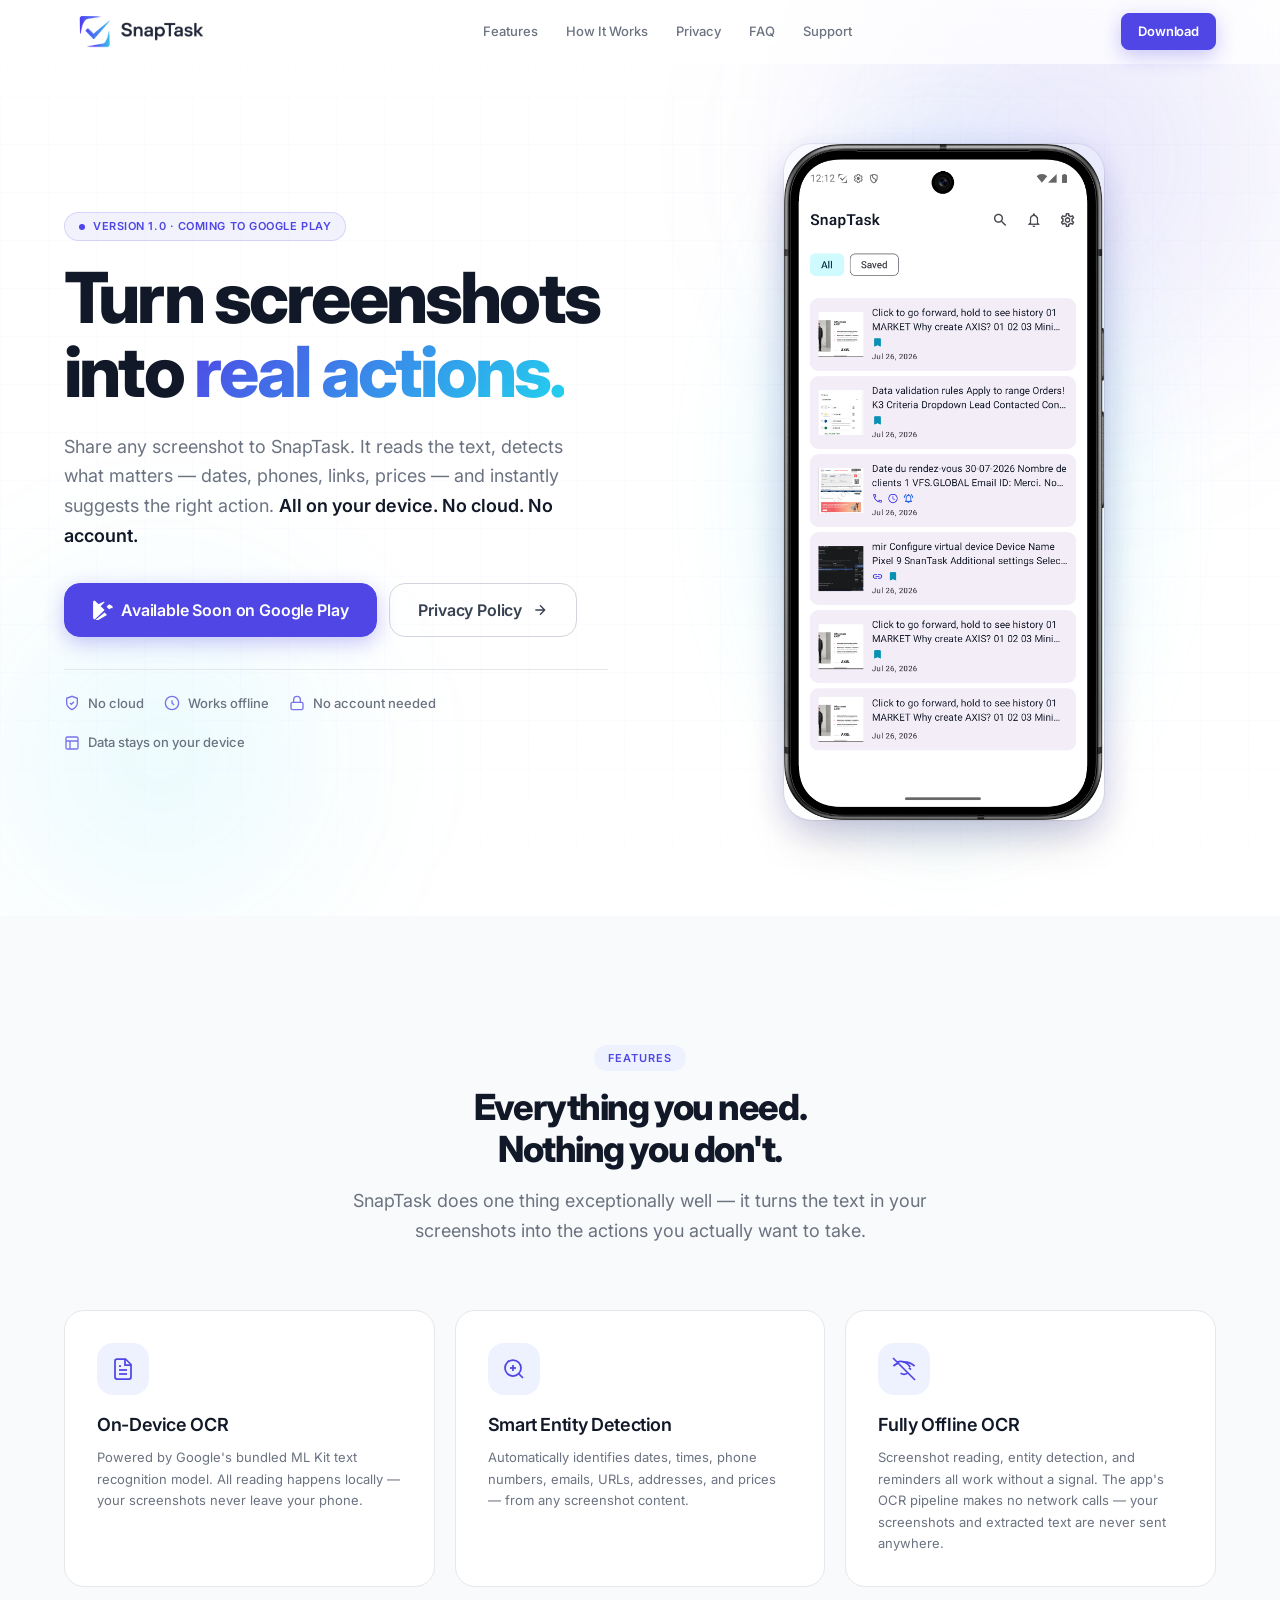
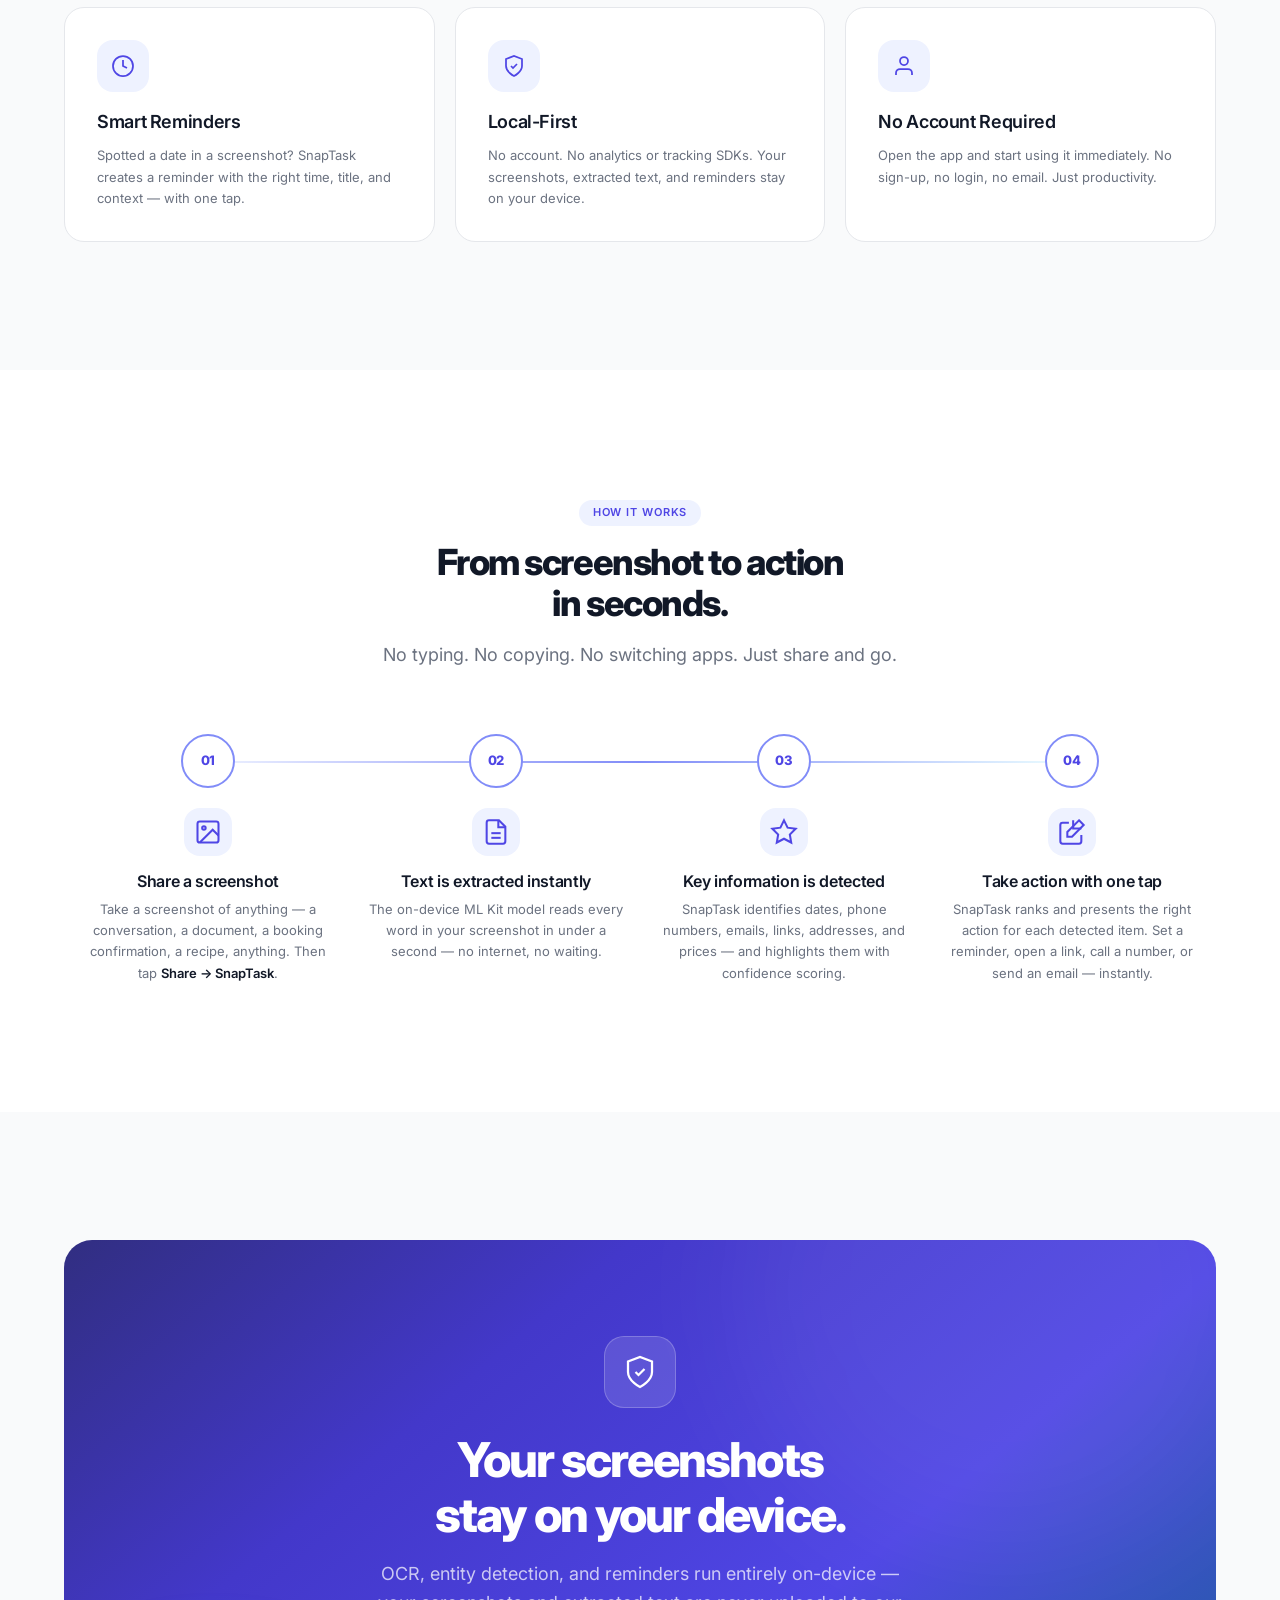
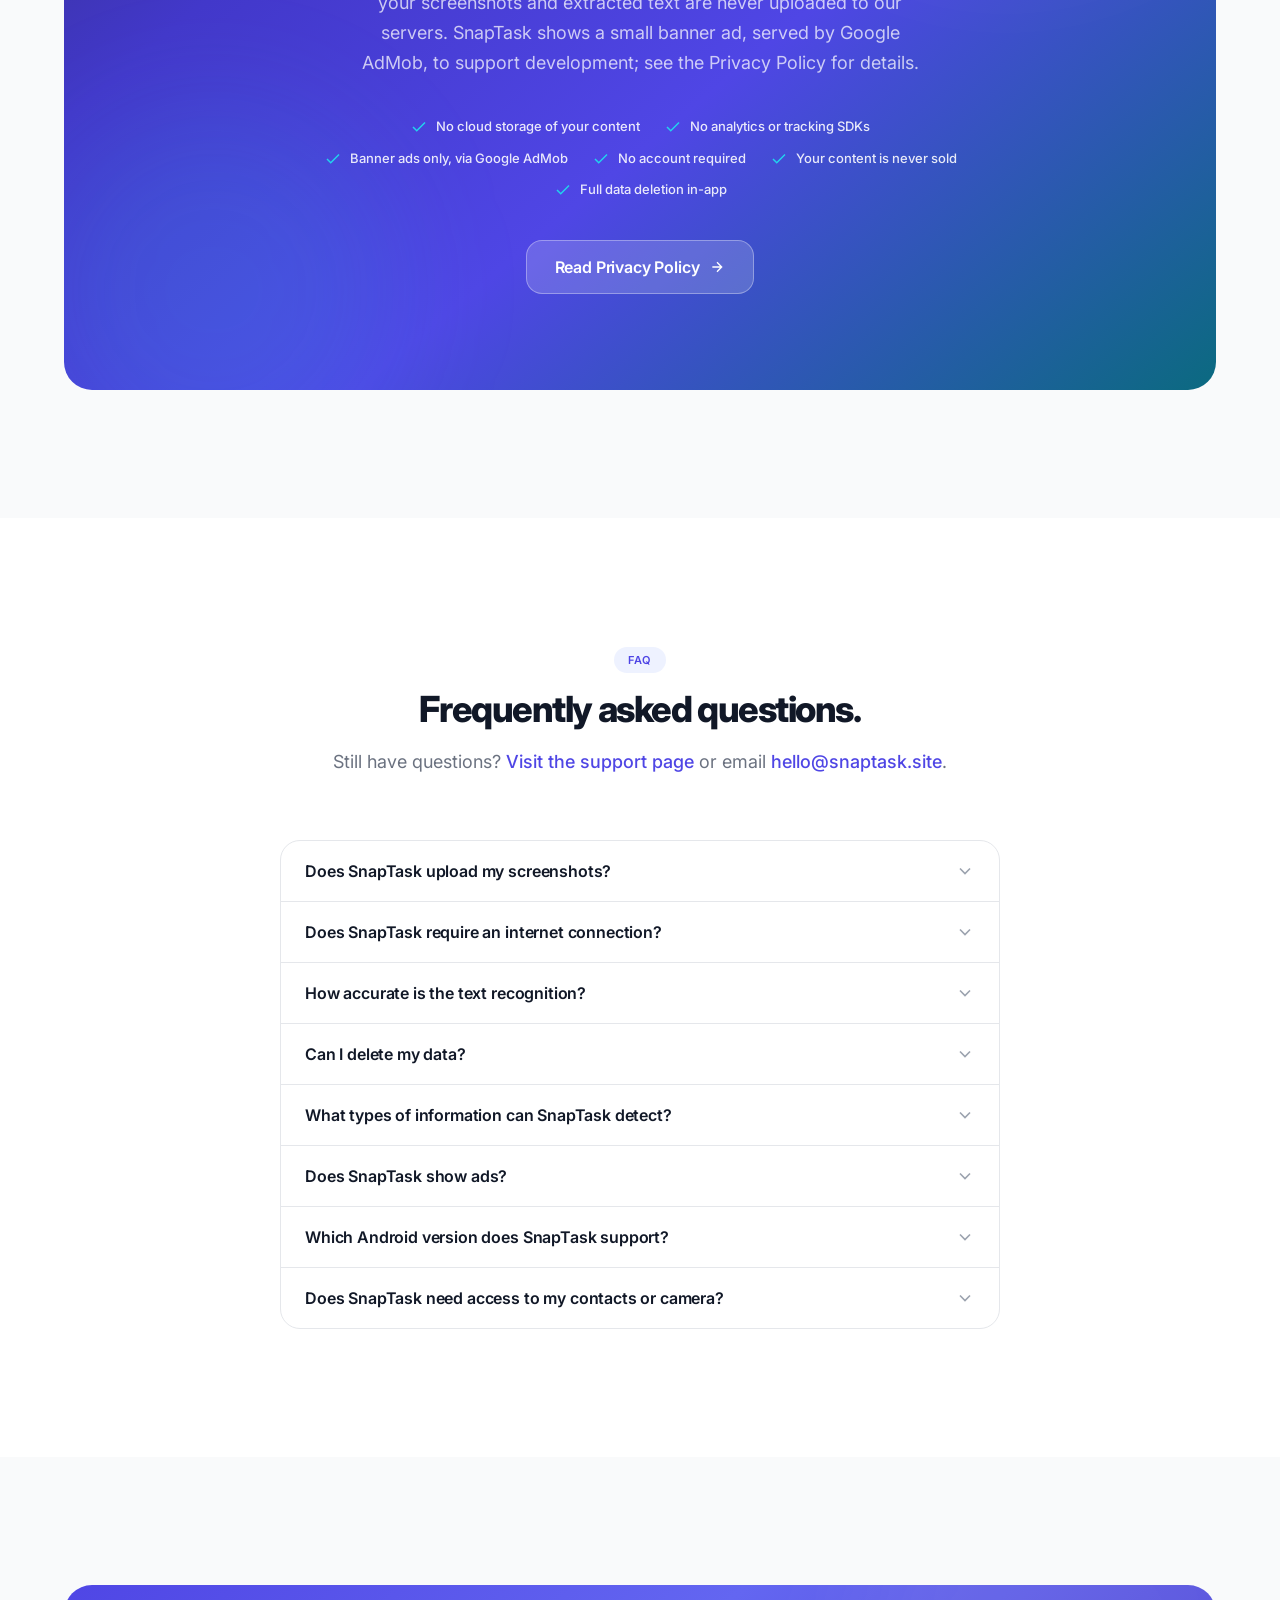
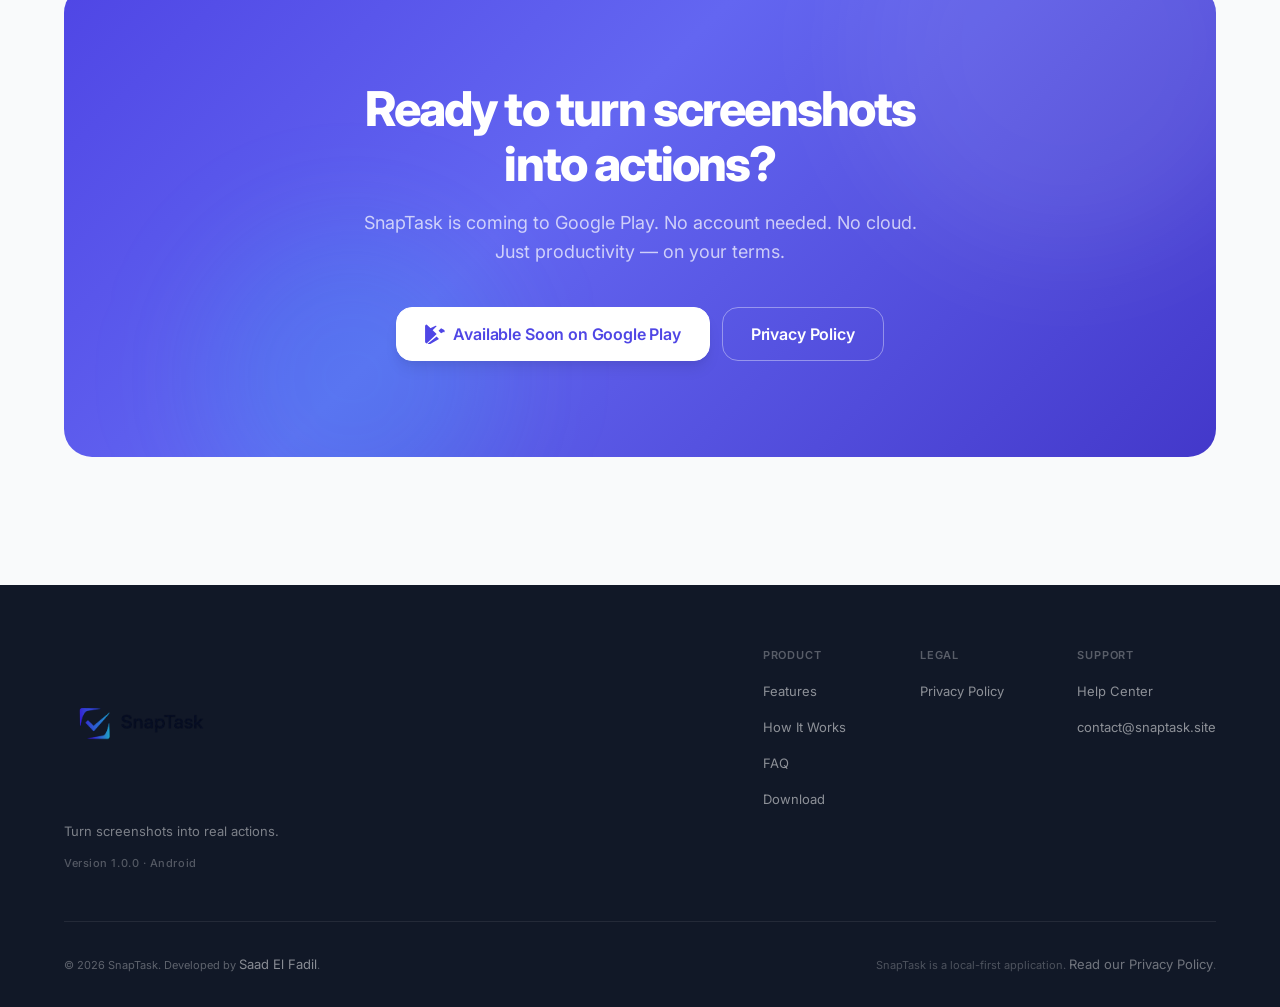
<file: index.html>
<!DOCTYPE html>
<html lang="en">
<head>

  <!-- ── Meta ──────────────────────────────────────────────────────────── -->
  <meta charset="UTF-8" />
  <meta name="viewport" content="width=device-width, initial-scale=1.0" />
  <meta name="theme-color" content="#4F46E5" />

  <!-- ── SEO ───────────────────────────────────────────────────────────── -->
  <title>SnapTask — Turn Screenshots into Real Actions</title>
  <meta name="description" content="SnapTask is an Android app that turns your screenshots into actions using on-device OCR. Local-first processing, no account required, smart reminders." />
  <meta name="keywords" content="SnapTask, screenshot to action, on-device OCR, Android productivity, local-first, offline OCR, reminder from screenshot, ML Kit" />
  <meta name="author" content="Saad El Fadil" />
  <link rel="canonical" href="https://snaptask.site/" />

  <!-- ── Open Graph ─────────────────────────────────────────────────────── -->
  <meta property="og:type"        content="website" />
  <meta property="og:url"         content="https://snaptask.site/" />
  <meta property="og:title"       content="SnapTask — Turn Screenshots into Real Actions" />
  <meta property="og:description" content="Share a screenshot. SnapTask reads it, detects what matters, and suggests the right action — with on-device OCR." />
  <meta property="og:image"       content="https://snaptask.site/assets/hero-image.png" />
  <meta property="og:site_name"   content="SnapTask" />
  <meta property="og:locale"      content="en_US" />

  <!-- ── Twitter Card ──────────────────────────────────────────────────── -->
  <meta name="twitter:card"        content="summary_large_image" />
  <meta name="twitter:title"       content="SnapTask — Turn Screenshots into Real Actions" />
  <meta name="twitter:description" content="Share a screenshot. SnapTask reads it, detects what matters, and suggests the right action — with on-device OCR." />
  <meta name="twitter:image"       content="https://snaptask.site/assets/hero-image.png" />

  <!-- ── Favicon ───────────────────────────────────────────────────────── -->
  <link rel="icon"             type="image/png" href="assets/favicon.png" />
  <link rel="apple-touch-icon"                  href="assets/favicon.png" />
  <link rel="manifest"                          href="manifest.webmanifest" />
  <meta name="apple-mobile-web-app-capable"     content="yes" />
  <meta name="apple-mobile-web-app-title"       content="SnapTask" />
  <meta name="apple-mobile-web-app-status-bar-style" content="default" />
  <meta name="author"                           content="Saad El Fadil" />

  <!-- ── Fonts ─────────────────────────────────────────────────────────── -->
  <link rel="preconnect" href="https://fonts.googleapis.com" />
  <link rel="preconnect" href="https://fonts.gstatic.com" crossorigin />
  <link href="https://fonts.googleapis.com/css2?family=Inter:wght@300;400;500;600;700;800&display=swap" rel="stylesheet" />

  <!-- ── Styles ────────────────────────────────────────────────────────── -->
  <link rel="stylesheet" href="styles.css" />

  <!-- ── Structured Data ───────────────────────────────────────────────── -->
  <script type="application/ld+json">
  {
    "@context": "https://schema.org",
    "@type": "SoftwareApplication",
    "name": "SnapTask",
    "operatingSystem": "Android",
    "applicationCategory": "ProductivityApplication",
    "description": "Turn screenshots into real actions using on-device OCR. Local-first, no account required.",
    "url": "https://snaptask.site/",
    "author": {
      "@type": "Person",
      "name": "Saad El Fadil",
      "email": "contact@snaptask.site"
    },
    "offers": {
      "@type": "Offer",
      "price": "0",
      "priceCurrency": "USD"
    }
  }
  </script>

</head>

<body>

  <!-- Skip navigation for keyboard / screen-reader users -->
  <a class="skip-link" href="#main-content">Skip to main content</a>


  <!-- ══════════════════════════════════════════════════════════════════════
       NAVIGATION
  ══════════════════════════════════════════════════════════════════════ -->
  <header class="site-header" id="site-header" role="banner">
    <nav class="nav container" aria-label="Main navigation">

      <!-- Logo -->
      <a href="index.html" class="nav__logo" aria-label="SnapTask home">
        <img src="assets/logo.png" alt="SnapTask" width="auto" height="150" />
      </a>

      <!-- Desktop links -->
      <ul class="nav__links" role="list">
        <li><a href="#features"   class="nav__link">Features</a></li>
        <li><a href="#how-it-works" class="nav__link">How It Works</a></li>
        <li><a href="#privacy"    class="nav__link">Privacy</a></li>
        <li><a href="#faq"        class="nav__link">FAQ</a></li>
        <li><a href="support.html" class="nav__link">Support</a></li>
      </ul>

      <!-- CTA -->
      <div class="nav__actions">
        <a href="#download" class="btn btn--primary btn--sm" aria-label="Download SnapTask">
          Download
        </a>
      </div>

      <!-- Mobile menu button -->
      <button
        class="nav__burger"
        id="nav-burger"
        aria-label="Open navigation menu"
        aria-expanded="false"
        aria-controls="mobile-menu"
      >
        <span class="nav__burger-bar"></span>
        <span class="nav__burger-bar"></span>
        <span class="nav__burger-bar"></span>
      </button>

    </nav>

    <!-- Mobile menu (hidden by default) -->
    <div class="mobile-menu" id="mobile-menu" role="dialog" aria-label="Mobile navigation" hidden>
      <ul class="mobile-menu__links" role="list">
        <li><a href="#features"     class="mobile-menu__link">Features</a></li>
        <li><a href="#how-it-works" class="mobile-menu__link">How It Works</a></li>
        <li><a href="#privacy"      class="mobile-menu__link">Privacy</a></li>
        <li><a href="#faq"          class="mobile-menu__link">FAQ</a></li>
        <li><a href="support.html"  class="mobile-menu__link">Support</a></li>
        <li><a href="#download"     class="mobile-menu__link mobile-menu__link--cta">Download</a></li>
      </ul>
    </div>
  </header>


  <main id="main-content">

    <!-- ════════════════════════════════════════════════════════════════════
         HERO
    ════════════════════════════════════════════════════════════════════ -->
    <section class="hero" id="hero" aria-labelledby="hero-heading">

      <!-- Background decorations -->
      <div class="hero__bg" aria-hidden="true">
        <div class="hero__blob hero__blob--1"></div>
        <div class="hero__blob hero__blob--2"></div>
        <div class="hero__grid"></div>
      </div>

      <div class="container">
        <div class="hero__layout">

          <!-- Left column: copy -->
          <div class="hero__copy">

            <!-- Badge -->
            <div class="badge" aria-label="Version 1.0 — Available soon">
              <span class="badge__dot" aria-hidden="true"></span>
              Version 1.0 · Coming to Google Play
            </div>

            <!-- Headline -->
            <h1 class="hero__headline" id="hero-heading">
              Turn screenshots<br>into
              <span class="hero__headline-gradient">real actions.</span>
            </h1>

            <!-- Description -->
            <p class="hero__description">
              Share any screenshot to SnapTask. It reads the text,
              detects what matters — dates, phones, links, prices —
              and instantly suggests the right action.
              <strong>All on your device. No cloud. No account.</strong>
            </p>

            <!-- Buttons -->
            <div class="hero__buttons">
              <a
                href="#download"
                class="btn btn--primary btn--lg"
                id="download"
                aria-label="Available soon on Google Play"
              >
                <svg class="btn__icon" width="20" height="20" viewBox="0 0 24 24" fill="currentColor" aria-hidden="true">
                  <path d="M3.18 23.82a2 2 0 002.78.4l10.82-6.25-2.83-2.83L3.18 23.82zM22.62 10.4a2 2 0 000-3.46L19.3 5.07l-3.06 3.07 3.06 3.07 3.32-1.81zM2 .72A2 2 0 00.09 2.9v18.2A2 2 0 002 23.28L13.95 12 2 .72zm11.95.9L4.52 5.87l3.06 3.06 6.37-6.37-.22-.22a2 2 0 00-1.78.28z"/>
                </svg>
                Available Soon on Google Play
              </a>

              <a href="privacy.html" class="btn btn--ghost btn--lg">
                Privacy Policy
                <svg class="btn__icon btn__icon--right" width="16" height="16" viewBox="0 0 24 24" fill="none" stroke="currentColor" stroke-width="2" aria-hidden="true">
                  <path d="M5 12h14M12 5l7 7-7 7"/>
                </svg>
              </a>
            </div>

            <!-- Trust strip -->
            <div class="hero__trust" role="list" aria-label="Privacy highlights">
              <div class="trust-item" role="listitem">
                <svg width="16" height="16" viewBox="0 0 24 24" fill="none" stroke="currentColor" stroke-width="2" aria-hidden="true">
                  <path d="M12 22s8-4 8-10V5l-8-3-8 3v7c0 6 8 10 8 10z"/>
                  <path d="M9 12l2 2 4-4"/>
                </svg>
                No cloud
              </div>
              <div class="trust-item" role="listitem">
                <svg width="16" height="16" viewBox="0 0 24 24" fill="none" stroke="currentColor" stroke-width="2" aria-hidden="true">
                  <circle cx="12" cy="12" r="10"/>
                  <path d="M12 8v4l3 3"/>
                </svg>
                Works offline
              </div>
              <div class="trust-item" role="listitem">
                <svg width="16" height="16" viewBox="0 0 24 24" fill="none" stroke="currentColor" stroke-width="2" aria-hidden="true">
                  <rect x="3" y="11" width="18" height="11" rx="2"/>
                  <path d="M7 11V7a5 5 0 0110 0v4"/>
                </svg>
                No account needed
              </div>
              <div class="trust-item" role="listitem">
                <svg width="16" height="16" viewBox="0 0 24 24" fill="none" stroke="currentColor" stroke-width="2" aria-hidden="true">
                  <rect x="3" y="3" width="18" height="18" rx="2"/>
                  <path d="M3 9h18M9 21V9"/>
                </svg>
                Data stays on your device
              </div>
            </div>

          </div><!-- /hero__copy -->

          <!-- Right column: product image -->
          <div class="hero__visual" aria-hidden="true">
            <div class="hero__phone-wrap">
              <div class="hero__phone-glow"></div>
              <img
                src="assets/hero-image.png"
                alt="SnapTask app showing detected entities and action suggestions on a screenshot"
                class="hero__phone-img"
                width="320"
                height="640"
                loading="eager"
              />
            </div>
          </div>

        </div><!-- /hero__layout -->
      </div>

    </section><!-- /hero -->


    <!-- ════════════════════════════════════════════════════════════════════
         FEATURES
    ════════════════════════════════════════════════════════════════════ -->
    <section class="features section" id="features" aria-labelledby="features-heading">
      <div class="container">

        <!-- Section label + heading -->
        <div class="section-header">
          <span class="section-label">Features</span>
          <h2 class="section-title" id="features-heading">
            Everything you need.<br>Nothing you don't.
          </h2>
          <p class="section-description">
            SnapTask does one thing exceptionally well — it turns the text in
            your screenshots into the actions you actually want to take.
          </p>
        </div>

        <!-- Feature grid -->
        <div class="features__grid" role="list">

          <!-- 1 -->
          <article class="feature-card" role="listitem">
            <div class="feature-card__icon" aria-hidden="true">
              <svg width="24" height="24" viewBox="0 0 24 24" fill="none" stroke="currentColor" stroke-width="1.75">
                <path d="M14.5 2H6a2 2 0 00-2 2v16a2 2 0 002 2h12a2 2 0 002-2V7.5L14.5 2z"/>
                <polyline points="14 2 14 8 20 8"/>
                <line x1="16" y1="13" x2="8" y2="13"/>
                <line x1="16" y1="17" x2="8" y2="17"/>
                <line x1="10" y1="9" x2="8" y2="9"/>
              </svg>
            </div>
            <h3 class="feature-card__title">On-Device OCR</h3>
            <p class="feature-card__description">
              Powered by Google's bundled ML Kit text recognition model.
              All reading happens locally — your screenshots never leave your phone.
            </p>
          </article>

          <!-- 2 -->
          <article class="feature-card" role="listitem">
            <div class="feature-card__icon" aria-hidden="true">
              <svg width="24" height="24" viewBox="0 0 24 24" fill="none" stroke="currentColor" stroke-width="1.75">
                <circle cx="11" cy="11" r="8"/>
                <line x1="21" y1="21" x2="16.65" y2="16.65"/>
                <line x1="11" y1="8" x2="11" y2="14"/>
                <line x1="8" y1="11" x2="14" y2="11"/>
              </svg>
            </div>
            <h3 class="feature-card__title">Smart Entity Detection</h3>
            <p class="feature-card__description">
              Automatically identifies dates, times, phone numbers, emails,
              URLs, addresses, and prices — from any screenshot content.
            </p>
          </article>

          <!-- 3 -->
          <article class="feature-card" role="listitem">
            <div class="feature-card__icon" aria-hidden="true">
              <svg width="24" height="24" viewBox="0 0 24 24" fill="none" stroke="currentColor" stroke-width="1.75">
                <line x1="1" y1="1" x2="23" y2="23"/>
                <path d="M16.72 11.06A10.94 10.94 0 0119 12.55M5 5a10.94 10.94 0 0113.22 5M10.71 5.05A16 16 0 0122.56 9M1.42 9a15.91 15.91 0 014.7-2.88M8.53 16.11a6 6 0 006.95 0M12 20h.01"/>
              </svg>
            </div>
            <h3 class="feature-card__title">Fully Offline OCR</h3>
            <p class="feature-card__description">
              Screenshot reading, entity detection, and reminders all work
              without a signal. The app's OCR pipeline makes no network calls —
              your screenshots and extracted text are never sent anywhere.
            </p>
          </article>

          <!-- 4 -->
          <article class="feature-card" role="listitem">
            <div class="feature-card__icon" aria-hidden="true">
              <svg width="24" height="24" viewBox="0 0 24 24" fill="none" stroke="currentColor" stroke-width="1.75">
                <circle cx="12" cy="12" r="10"/>
                <polyline points="12 6 12 12 16 14"/>
              </svg>
            </div>
            <h3 class="feature-card__title">Smart Reminders</h3>
            <p class="feature-card__description">
              Spotted a date in a screenshot? SnapTask creates a reminder
              with the right time, title, and context — with one tap.
            </p>
          </article>

          <!-- 5 -->
          <article class="feature-card" role="listitem">
            <div class="feature-card__icon" aria-hidden="true">
              <svg width="24" height="24" viewBox="0 0 24 24" fill="none" stroke="currentColor" stroke-width="1.75">
                <path d="M12 22s8-4 8-10V5l-8-3-8 3v7c0 6 8 10 8 10z"/>
                <path d="M9 12l2 2 4-4"/>
              </svg>
            </div>
            <h3 class="feature-card__title">Local-First</h3>
            <p class="feature-card__description">
              No account. No analytics or tracking SDKs. Your screenshots,
              extracted text, and reminders stay on your device.
            </p>
          </article>

          <!-- 6 -->
          <article class="feature-card" role="listitem">
            <div class="feature-card__icon" aria-hidden="true">
              <svg width="24" height="24" viewBox="0 0 24 24" fill="none" stroke="currentColor" stroke-width="1.75">
                <path d="M20 21v-2a4 4 0 00-4-4H8a4 4 0 00-4 4v2"/>
                <circle cx="12" cy="7" r="4"/>
                <line x1="12" y1="12" x2="12" y2="12"/>
              </svg>
            </div>
            <h3 class="feature-card__title">No Account Required</h3>
            <p class="feature-card__description">
              Open the app and start using it immediately. No sign-up, no
              login, no email. Just productivity.
            </p>
          </article>

        </div><!-- /features__grid -->

      </div>
    </section><!-- /features -->


    <!-- ════════════════════════════════════════════════════════════════════
         HOW IT WORKS
    ════════════════════════════════════════════════════════════════════ -->
    <section class="how-it-works section" id="how-it-works" aria-labelledby="how-heading">
      <div class="container">

        <div class="section-header">
          <span class="section-label">How It Works</span>
          <h2 class="section-title" id="how-heading">
            From screenshot to action<br>in seconds.
          </h2>
          <p class="section-description">
            No typing. No copying. No switching apps.
            Just share and go.
          </p>
        </div>

        <!-- Steps -->
        <ol class="steps" aria-label="How SnapTask works">

          <li class="step">
            <div class="step__number" aria-hidden="true">01</div>
            <div class="step__content">
              <div class="step__icon" aria-hidden="true">
                <svg width="28" height="28" viewBox="0 0 24 24" fill="none" stroke="currentColor" stroke-width="1.75">
                  <rect x="3" y="3" width="18" height="18" rx="2"/>
                  <circle cx="8.5" cy="8.5" r="1.5"/>
                  <polyline points="21 15 16 10 5 21"/>
                </svg>
              </div>
              <h3 class="step__title">Share a screenshot</h3>
              <p class="step__description">
                Take a screenshot of anything — a conversation, a document,
                a booking confirmation, a recipe, anything. Then tap
                <strong>Share → SnapTask</strong>.
              </p>
            </div>
            <div class="step__connector" aria-hidden="true"></div>
          </li>

          <li class="step">
            <div class="step__number" aria-hidden="true">02</div>
            <div class="step__content">
              <div class="step__icon" aria-hidden="true">
                <svg width="28" height="28" viewBox="0 0 24 24" fill="none" stroke="currentColor" stroke-width="1.75">
                  <path d="M14.5 2H6a2 2 0 00-2 2v16a2 2 0 002 2h12a2 2 0 002-2V7.5L14.5 2z"/>
                  <polyline points="14 2 14 8 20 8"/>
                  <line x1="16" y1="13" x2="8" y2="13"/>
                  <line x1="16" y1="17" x2="8" y2="17"/>
                </svg>
              </div>
              <h3 class="step__title">Text is extracted instantly</h3>
              <p class="step__description">
                The on-device ML Kit model reads every word in your screenshot
                in under a second — no internet, no waiting.
              </p>
            </div>
            <div class="step__connector" aria-hidden="true"></div>
          </li>

          <li class="step">
            <div class="step__number" aria-hidden="true">03</div>
            <div class="step__content">
              <div class="step__icon" aria-hidden="true">
                <svg width="28" height="28" viewBox="0 0 24 24" fill="none" stroke="currentColor" stroke-width="1.75">
                  <polygon points="12 2 15.09 8.26 22 9.27 17 14.14 18.18 21.02 12 17.77 5.82 21.02 7 14.14 2 9.27 8.91 8.26 12 2"/>
                </svg>
              </div>
              <h3 class="step__title">Key information is detected</h3>
              <p class="step__description">
                SnapTask identifies dates, phone numbers, emails, links,
                addresses, and prices — and highlights them with confidence
                scoring.
              </p>
            </div>
            <div class="step__connector" aria-hidden="true"></div>
          </li>

          <li class="step">
            <div class="step__number" aria-hidden="true">04</div>
            <div class="step__content">
              <div class="step__icon" aria-hidden="true">
                <svg width="28" height="28" viewBox="0 0 24 24" fill="none" stroke="currentColor" stroke-width="1.75">
                  <polyline points="13 2 13 9 20 9"/>
                  <path d="M20 14.66V20a2 2 0 01-2 2H4a2 2 0 01-2-2V6a2 2 0 012-2h5.34"/>
                  <polygon points="18 2 22 6 12 16 8 16 8 12 18 2"/>
                </svg>
              </div>
              <h3 class="step__title">Take action with one tap</h3>
              <p class="step__description">
                SnapTask ranks and presents the right action for each
                detected item. Set a reminder, open a link, call a number,
                or send an email — instantly.
              </p>
            </div>
          </li>

        </ol>

      </div>
    </section><!-- /how-it-works -->


    <!-- ════════════════════════════════════════════════════════════════════
         PRIVACY HIGHLIGHT
    ════════════════════════════════════════════════════════════════════ -->
    <section class="privacy-section section" id="privacy" aria-labelledby="privacy-heading">
      <div class="container">

        <div class="privacy-card">

          <!-- Decorative background -->
          <div class="privacy-card__bg" aria-hidden="true">
            <div class="privacy-card__shape privacy-card__shape--1"></div>
            <div class="privacy-card__shape privacy-card__shape--2"></div>
          </div>

          <!-- Content -->
          <div class="privacy-card__content">

            <div class="privacy-card__icon" aria-hidden="true">
              <svg width="36" height="36" viewBox="0 0 24 24" fill="none" stroke="currentColor" stroke-width="1.5">
                <path d="M12 22s8-4 8-10V5l-8-3-8 3v7c0 6 8 10 8 10z"/>
                <path d="M9 12l2 2 4-4"/>
              </svg>
            </div>

            <h2 class="privacy-card__title" id="privacy-heading">
              Your screenshots<br>stay on your device.
            </h2>

            <p class="privacy-card__description">
              OCR, entity detection, and reminders run entirely on-device — your
              screenshots and extracted text are never uploaded to our servers.
              SnapTask shows a small banner ad, served by Google AdMob, to
              support development; see the Privacy Policy for details.
            </p>

            <!-- Privacy stats -->
            <ul class="privacy-stats" role="list" aria-label="Privacy highlights">
              <li class="privacy-stat">
                <span class="privacy-stat__icon" aria-hidden="true">
                  <svg width="18" height="18" viewBox="0 0 24 24" fill="none" stroke="currentColor" stroke-width="2">
                    <polyline points="20 6 9 17 4 12"/>
                  </svg>
                </span>
                No cloud storage of your content
              </li>
              <li class="privacy-stat">
                <span class="privacy-stat__icon" aria-hidden="true">
                  <svg width="18" height="18" viewBox="0 0 24 24" fill="none" stroke="currentColor" stroke-width="2">
                    <polyline points="20 6 9 17 4 12"/>
                  </svg>
                </span>
                No analytics or tracking SDKs
              </li>
              <li class="privacy-stat">
                <span class="privacy-stat__icon" aria-hidden="true">
                  <svg width="18" height="18" viewBox="0 0 24 24" fill="none" stroke="currentColor" stroke-width="2">
                    <polyline points="20 6 9 17 4 12"/>
                  </svg>
                </span>
                Banner ads only, via Google AdMob
              </li>
              <li class="privacy-stat">
                <span class="privacy-stat__icon" aria-hidden="true">
                  <svg width="18" height="18" viewBox="0 0 24 24" fill="none" stroke="currentColor" stroke-width="2">
                    <polyline points="20 6 9 17 4 12"/>
                  </svg>
                </span>
                No account required
              </li>
              <li class="privacy-stat">
                <span class="privacy-stat__icon" aria-hidden="true">
                  <svg width="18" height="18" viewBox="0 0 24 24" fill="none" stroke="currentColor" stroke-width="2">
                    <polyline points="20 6 9 17 4 12"/>
                  </svg>
                </span>
                Your content is never sold
              </li>
              <li class="privacy-stat">
                <span class="privacy-stat__icon" aria-hidden="true">
                  <svg width="18" height="18" viewBox="0 0 24 24" fill="none" stroke="currentColor" stroke-width="2">
                    <polyline points="20 6 9 17 4 12"/>
                  </svg>
                </span>
                Full data deletion in-app
              </li>
            </ul>

            <a href="privacy.html" class="btn btn--primary btn--lg privacy-card__cta">
              Read Privacy Policy
              <svg class="btn__icon btn__icon--right" width="16" height="16" viewBox="0 0 24 24" fill="none" stroke="currentColor" stroke-width="2" aria-hidden="true">
                <path d="M5 12h14M12 5l7 7-7 7"/>
              </svg>
            </a>

          </div><!-- /privacy-card__content -->

        </div><!-- /privacy-card -->

      </div>
    </section><!-- /privacy -->


    <!-- ════════════════════════════════════════════════════════════════════
         FAQ
    ════════════════════════════════════════════════════════════════════ -->
    <section class="faq section" id="faq" aria-labelledby="faq-heading">
      <div class="container">

        <div class="section-header">
          <span class="section-label">FAQ</span>
          <h2 class="section-title" id="faq-heading">
            Frequently asked questions.
          </h2>
          <p class="section-description">
            Still have questions?
            <a href="support.html" class="text-link">Visit the support page</a>
            or email
            <a href="mailto:hello@snaptask.site" class="text-link">hello@snaptask.site</a>.
          </p>
        </div>

        <div class="faq__list" role="list">

          <!-- 1 -->
          <div class="faq-item" role="listitem">
            <button
              class="faq-item__question"
              aria-expanded="false"
              aria-controls="faq-1-answer"
              id="faq-1-btn"
            >
              Does SnapTask upload my screenshots?
              <span class="faq-item__chevron" aria-hidden="true">
                <svg width="20" height="20" viewBox="0 0 24 24" fill="none" stroke="currentColor" stroke-width="2">
                  <polyline points="6 9 12 15 18 9"/>
                </svg>
              </span>
            </button>
            <div
              class="faq-item__answer"
              id="faq-1-answer"
              role="region"
              aria-labelledby="faq-1-btn"
              hidden
            >
              <p>
                No. SnapTask's OCR pipeline processes your screenshots entirely
                on-device and never uploads them to our servers. The app does
                use the internet to display a banner ad through Google AdMob,
                but that connection is separate from — and never touches —
                your screenshots, extracted text, or reminders. See the
                <a href="privacy.html" class="text-link">Privacy Policy</a> for details.
              </p>
            </div>
          </div>

          <!-- 2 -->
          <div class="faq-item" role="listitem">
            <button
              class="faq-item__question"
              aria-expanded="false"
              aria-controls="faq-2-answer"
              id="faq-2-btn"
            >
              Does SnapTask require an internet connection?
              <span class="faq-item__chevron" aria-hidden="true">
                <svg width="20" height="20" viewBox="0 0 24 24" fill="none" stroke="currentColor" stroke-width="2">
                  <polyline points="6 9 12 15 18 9"/>
                </svg>
              </span>
            </button>
            <div
              class="faq-item__answer"
              id="faq-2-answer"
              role="region"
              aria-labelledby="faq-2-btn"
              hidden
            >
              <p>
                No, not for the core features. The ML Kit text recognition
                model is bundled inside the app, so screenshot reading, entity
                detection, and reminders all work with no internet connection —
                on a plane, in a tunnel, or anywhere without signal. The app's
                banner ad requires a connection to load; if you're offline, the
                app simply shows no ad and everything else keeps working.
              </p>
            </div>
          </div>

          <!-- 3 -->
          <div class="faq-item" role="listitem">
            <button
              class="faq-item__question"
              aria-expanded="false"
              aria-controls="faq-3-answer"
              id="faq-3-btn"
            >
              How accurate is the text recognition?
              <span class="faq-item__chevron" aria-hidden="true">
                <svg width="20" height="20" viewBox="0 0 24 24" fill="none" stroke="currentColor" stroke-width="2">
                  <polyline points="6 9 12 15 18 9"/>
                </svg>
              </span>
            </button>
            <div
              class="faq-item__answer"
              id="faq-3-answer"
              role="region"
              aria-labelledby="faq-3-btn"
              hidden
            >
              <p>
                SnapTask uses Google's ML Kit bundled Latin text recognition,
                which handles printed text, screenshots of apps, and documents
                very reliably. Results improve on high-contrast, high-resolution
                screenshots. Detected entities can always be edited before you
                confirm any action.
              </p>
            </div>
          </div>

          <!-- 4 -->
          <div class="faq-item" role="listitem">
            <button
              class="faq-item__question"
              aria-expanded="false"
              aria-controls="faq-4-answer"
              id="faq-4-btn"
            >
              Can I delete my data?
              <span class="faq-item__chevron" aria-hidden="true">
                <svg width="20" height="20" viewBox="0 0 24 24" fill="none" stroke="currentColor" stroke-width="2">
                  <polyline points="6 9 12 15 18 9"/>
                </svg>
              </span>
            </button>
            <div
              class="faq-item__answer"
              id="faq-4-answer"
              role="region"
              aria-labelledby="faq-4-btn"
              hidden
            >
              <p>
                Yes. Every screenshot, extracted text entry, and reminder lives
                locally on your device. You can delete individual items from
                within the app, or clear everything at once via Android's App
                Settings → Storage → Clear Data. Uninstalling the app removes
                all data completely.
              </p>
            </div>
          </div>

          <!-- 5 -->
          <div class="faq-item" role="listitem">
            <button
              class="faq-item__question"
              aria-expanded="false"
              aria-controls="faq-5-answer"
              id="faq-5-btn"
            >
              What types of information can SnapTask detect?
              <span class="faq-item__chevron" aria-hidden="true">
                <svg width="20" height="20" viewBox="0 0 24 24" fill="none" stroke="currentColor" stroke-width="2">
                  <polyline points="6 9 12 15 18 9"/>
                </svg>
              </span>
            </button>
            <div
              class="faq-item__answer"
              id="faq-5-answer"
              role="region"
              aria-labelledby="faq-5-btn"
              hidden
            >
              <p>
                In version 1.0, SnapTask automatically detects: dates and times,
                phone numbers, email addresses, URLs and links, postal addresses,
                and prices. All detection runs locally using deterministic
                algorithms — no network calls.
              </p>
            </div>
          </div>

          <!-- 6 -->
          <div class="faq-item" role="listitem">
            <button
              class="faq-item__question"
              aria-expanded="false"
              aria-controls="faq-6-answer"
              id="faq-6-btn"
            >
              Does SnapTask show ads?
              <span class="faq-item__chevron" aria-hidden="true">
                <svg width="20" height="20" viewBox="0 0 24 24" fill="none" stroke="currentColor" stroke-width="2">
                  <polyline points="6 9 12 15 18 9"/>
                </svg>
              </span>
            </button>
            <div
              class="faq-item__answer"
              id="faq-6-answer"
              role="region"
              aria-labelledby="faq-6-btn"
              hidden
            >
              <p>
                Yes — SnapTask shows a small banner ad, served by Google
                AdMob, to support development. There are no interstitial,
                rewarded, native, or app-open ads. Where required by law
                (such as in the EEA, UK, or applicable US states), SnapTask
                asks for your consent via Google's User Messaging Platform
                before requesting a personalized ad. See the
                <a href="privacy.html" class="text-link">Privacy Policy</a>
                for details.
              </p>
            </div>
          </div>

          <!-- 7 -->
          <div class="faq-item" role="listitem">
            <button
              class="faq-item__question"
              aria-expanded="false"
              aria-controls="faq-7-answer"
              id="faq-7-btn"
            >
              Which Android version does SnapTask support?
              <span class="faq-item__chevron" aria-hidden="true">
                <svg width="20" height="20" viewBox="0 0 24 24" fill="none" stroke="currentColor" stroke-width="2">
                  <polyline points="6 9 12 15 18 9"/>
                </svg>
              </span>
            </button>
            <div
              class="faq-item__answer"
              id="faq-7-answer"
              role="region"
              aria-labelledby="faq-7-btn"
              hidden
            >
              <p>
                SnapTask requires Android 8.0 (API 26) or higher. It targets
                the latest Android SDK for optimal security and compatibility
                with modern Android features including exact alarm scheduling
                and predictive back gestures.
              </p>
            </div>
          </div>

          <!-- 8 -->
          <div class="faq-item" role="listitem">
            <button
              class="faq-item__question"
              aria-expanded="false"
              aria-controls="faq-8-answer"
              id="faq-8-btn"
            >
              Does SnapTask need access to my contacts or camera?
              <span class="faq-item__chevron" aria-hidden="true">
                <svg width="20" height="20" viewBox="0 0 24 24" fill="none" stroke="currentColor" stroke-width="2">
                  <polyline points="6 9 12 15 18 9"/>
                </svg>
              </span>
            </button>
            <div
              class="faq-item__answer"
              id="faq-8-answer"
              role="region"
              aria-labelledby="faq-8-btn"
              hidden
            >
              <p>
                No camera, no contacts, no storage, no location. SnapTask
                requests notification access (to deliver reminders you create),
                exact alarm scheduling (for precise reminder timing), and
                boot-completed access (to restore reminders after a reboot).
                It also declares internet access, used solely by the Google
                AdMob SDK to display the banner ad — not by OCR, screenshots,
                or reminders. See the full breakdown on the
                <a href="support.html#app-permissions" class="text-link">Support page</a>.
              </p>
            </div>
          </div>

        </div><!-- /faq__list -->

      </div>
    </section><!-- /faq -->


    <!-- ════════════════════════════════════════════════════════════════════
         FINAL CTA
    ════════════════════════════════════════════════════════════════════ -->
    <section class="cta-section section" id="cta" aria-labelledby="cta-heading">
      <div class="container">

        <div class="cta-card">
          <div class="cta-card__bg" aria-hidden="true">
            <div class="cta-card__blob cta-card__blob--1"></div>
            <div class="cta-card__blob cta-card__blob--2"></div>
          </div>

          <div class="cta-card__content">
            <h2 class="cta-card__title" id="cta-heading">
              Ready to turn screenshots<br>into actions?
            </h2>
            <p class="cta-card__description">
              SnapTask is coming to Google Play. No account needed.
              No cloud. Just productivity — on your terms.
            </p>
            <div class="cta-card__buttons">
              <a
                href="#download"
                class="btn btn--white btn--lg"
                aria-label="Available soon on Google Play"
              >
                <svg class="btn__icon" width="20" height="20" viewBox="0 0 24 24" fill="currentColor" aria-hidden="true">
                  <path d="M3.18 23.82a2 2 0 002.78.4l10.82-6.25-2.83-2.83L3.18 23.82zM22.62 10.4a2 2 0 000-3.46L19.3 5.07l-3.06 3.07 3.06 3.07 3.32-1.81zM2 .72A2 2 0 00.09 2.9v18.2A2 2 0 002 23.28L13.95 12 2 .72zm11.95.9L4.52 5.87l3.06 3.06 6.37-6.37-.22-.22a2 2 0 00-1.78.28z"/>
                </svg>
                Available Soon on Google Play
              </a>
              <a href="privacy.html" class="btn btn--ghost-white btn--lg">
                Privacy Policy
              </a>
            </div>
          </div>
        </div>

      </div>
    </section><!-- /cta -->

  </main>


  <!-- ══════════════════════════════════════════════════════════════════════
       FOOTER
  ══════════════════════════════════════════════════════════════════════ -->
  <footer class="site-footer" role="contentinfo">
    <div class="container">

      <div class="footer__layout">

        <!-- Brand column -->
        <div class="footer__brand">
          <a href="index.html" class="footer__logo" aria-label="SnapTask home">
            <img src="assets/logo.png" alt="SnapTask" height="150" loading="lazy" />
          </a>
          <p class="footer__tagline">
            Turn screenshots into real actions.
          </p>
          <p class="footer__meta">
            Version 1.0.0 · Android
          </p>
        </div>

        <!-- Links columns -->
        <nav class="footer__nav" aria-label="Footer navigation">

          <div class="footer__nav-group">
            <h3 class="footer__nav-heading">Product</h3>
            <ul class="footer__nav-list" role="list">
              <li><a href="#features"     class="footer__nav-link">Features</a></li>
              <li><a href="#how-it-works" class="footer__nav-link">How It Works</a></li>
              <li><a href="#faq"          class="footer__nav-link">FAQ</a></li>
              <li><a href="#download"     class="footer__nav-link">Download</a></li>
            </ul>
          </div>

          <div class="footer__nav-group">
            <h3 class="footer__nav-heading">Legal</h3>
            <ul class="footer__nav-list" role="list">
              <li><a href="privacy.html" class="footer__nav-link">Privacy Policy</a></li>
            </ul>
          </div>

          <div class="footer__nav-group">
            <h3 class="footer__nav-heading">Support</h3>
            <ul class="footer__nav-list" role="list">
              <li><a href="support.html" class="footer__nav-link">Help Center</a></li>
              <li>
                <a href="mailto:contact@snaptask.site" class="footer__nav-link">
                  contact@snaptask.site
                </a>
              </li>
            </ul>
          </div>

        </nav>

      </div><!-- /footer__layout -->

      <!-- Footer bottom bar -->
      <div class="footer__bottom">
        <p class="footer__copyright">
          &copy; 2026 SnapTask. Developed by
          <a href="mailto:contact@snaptask.site" class="footer__nav-link">Saad El Fadil</a>.
        </p>
        <p class="footer__legal-note">
          SnapTask is a local-first application.
          <a href="privacy.html" class="footer__nav-link">Read our Privacy Policy</a>.
        </p>
      </div>

    </div>
  </footer><!-- /site-footer -->


  <!-- ── Script ─────────────────────────────────────────────────────────── -->
  <script src="script.js"></script>

</body>
</html>
</file>
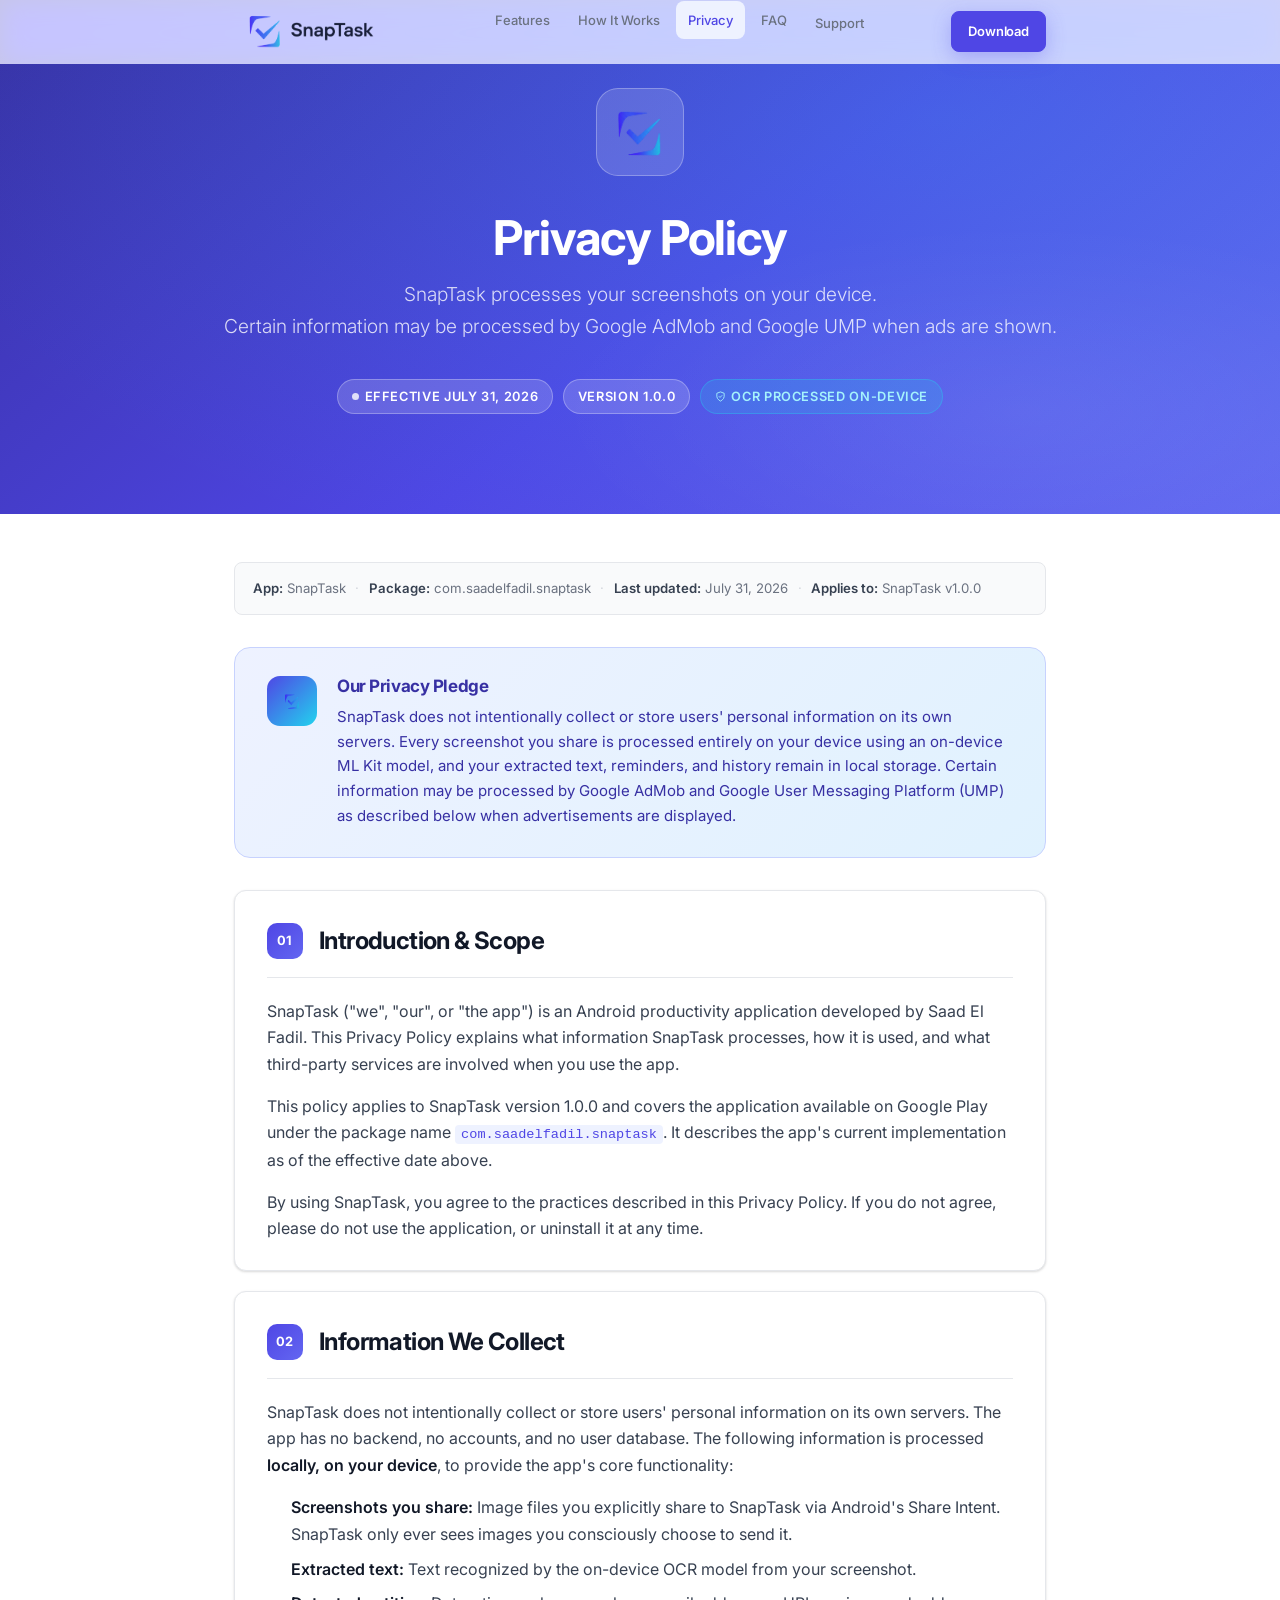
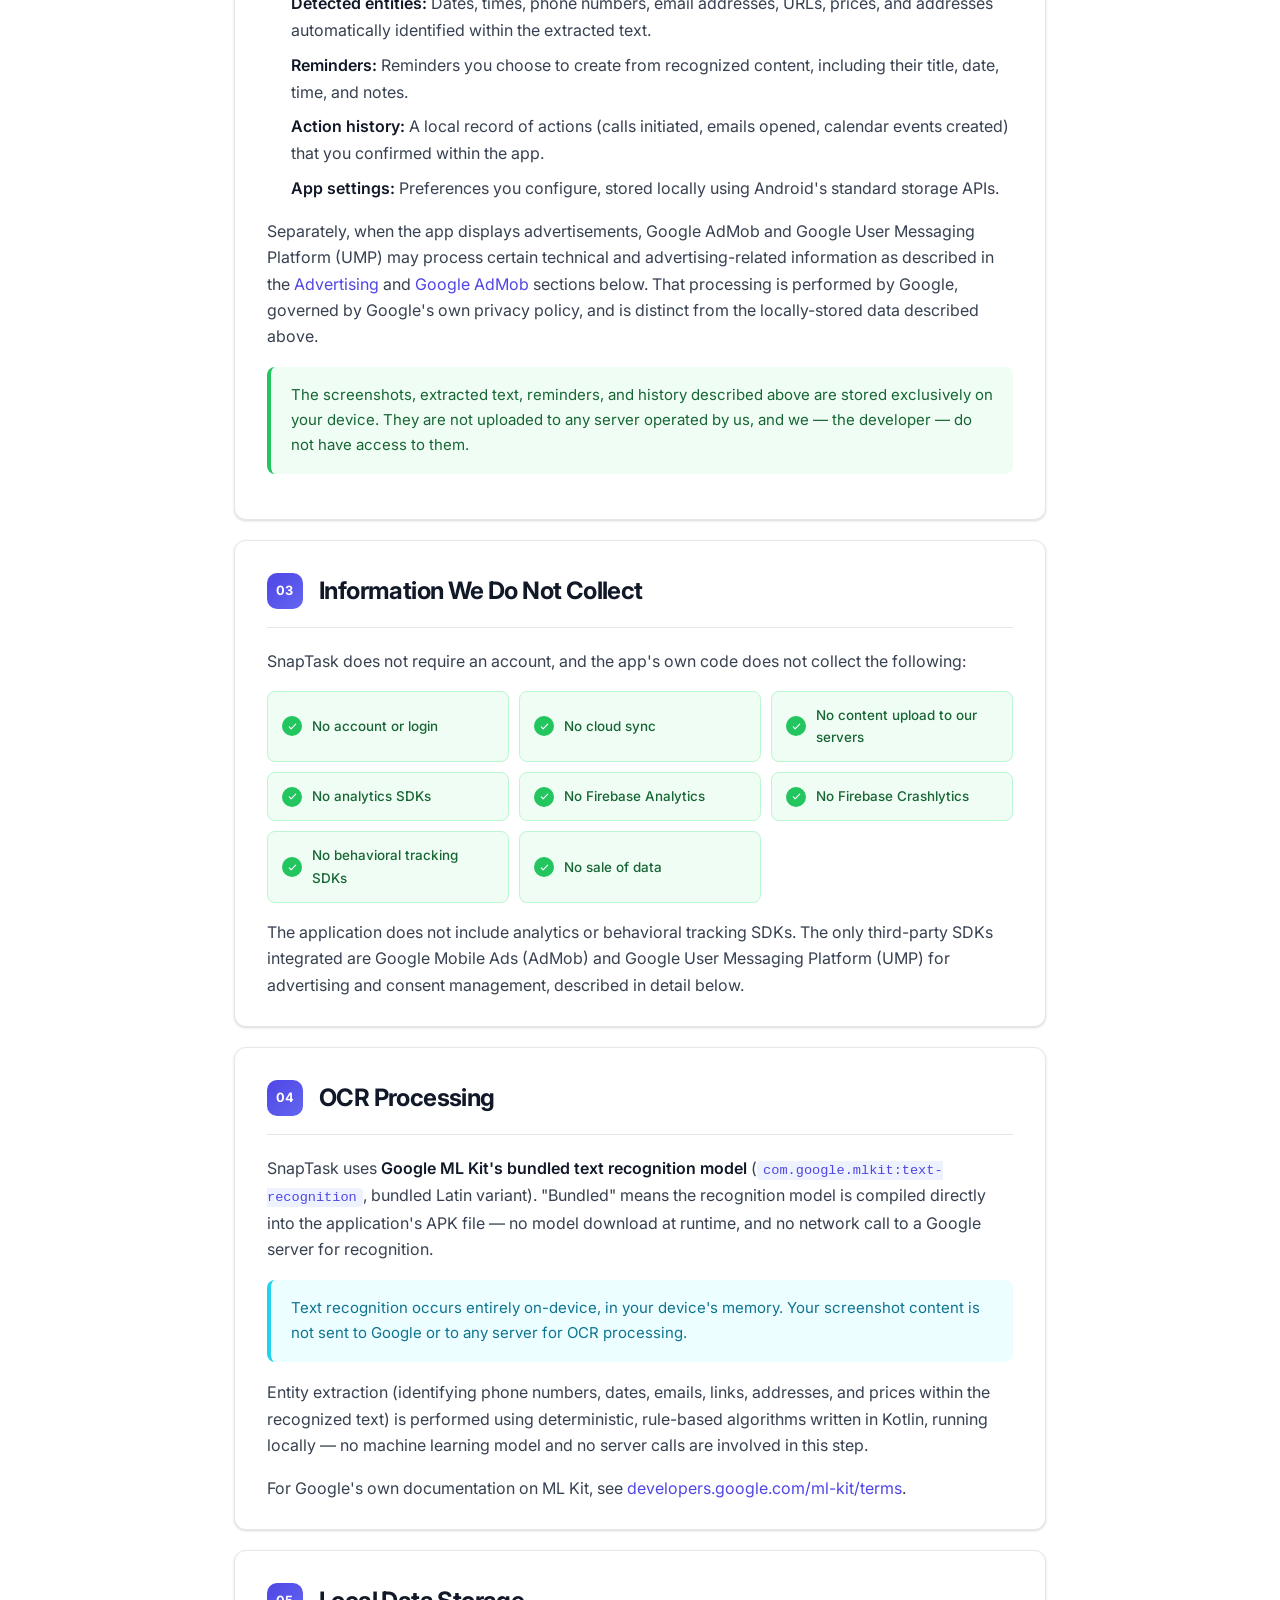
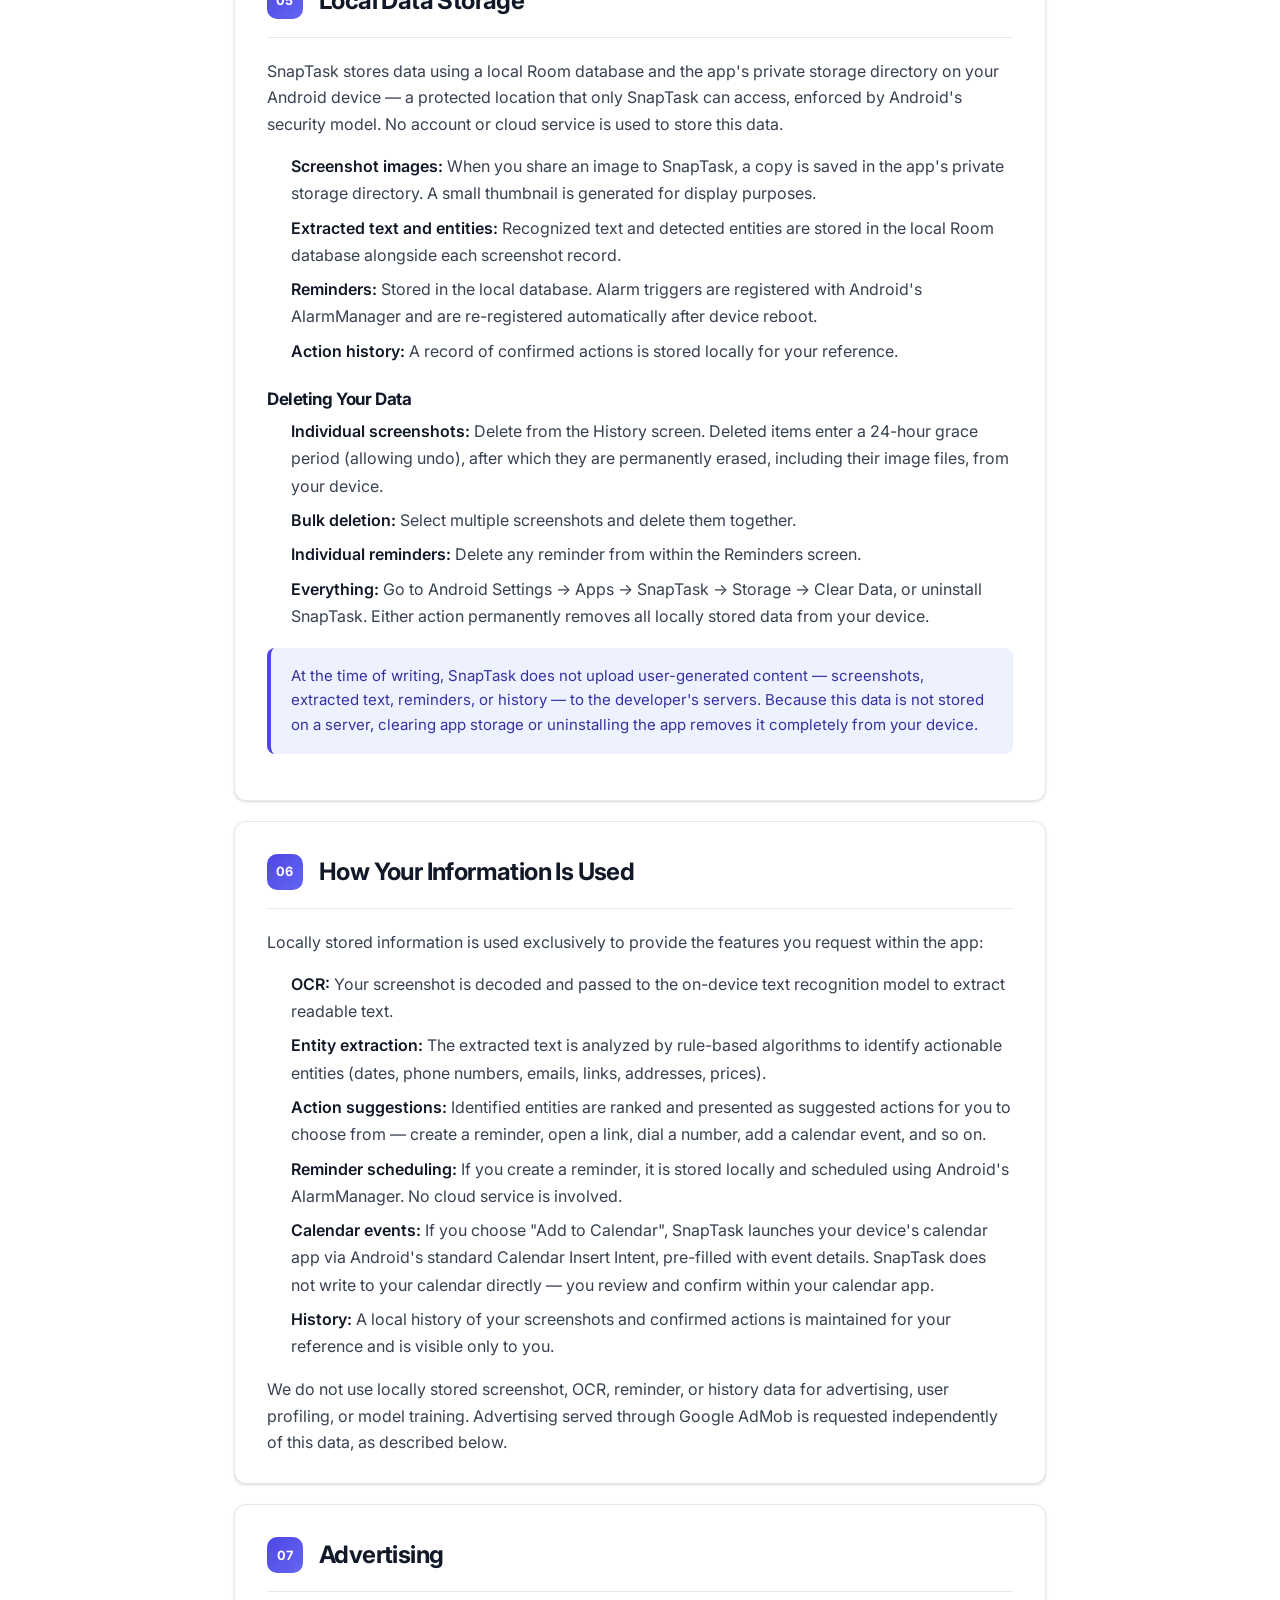
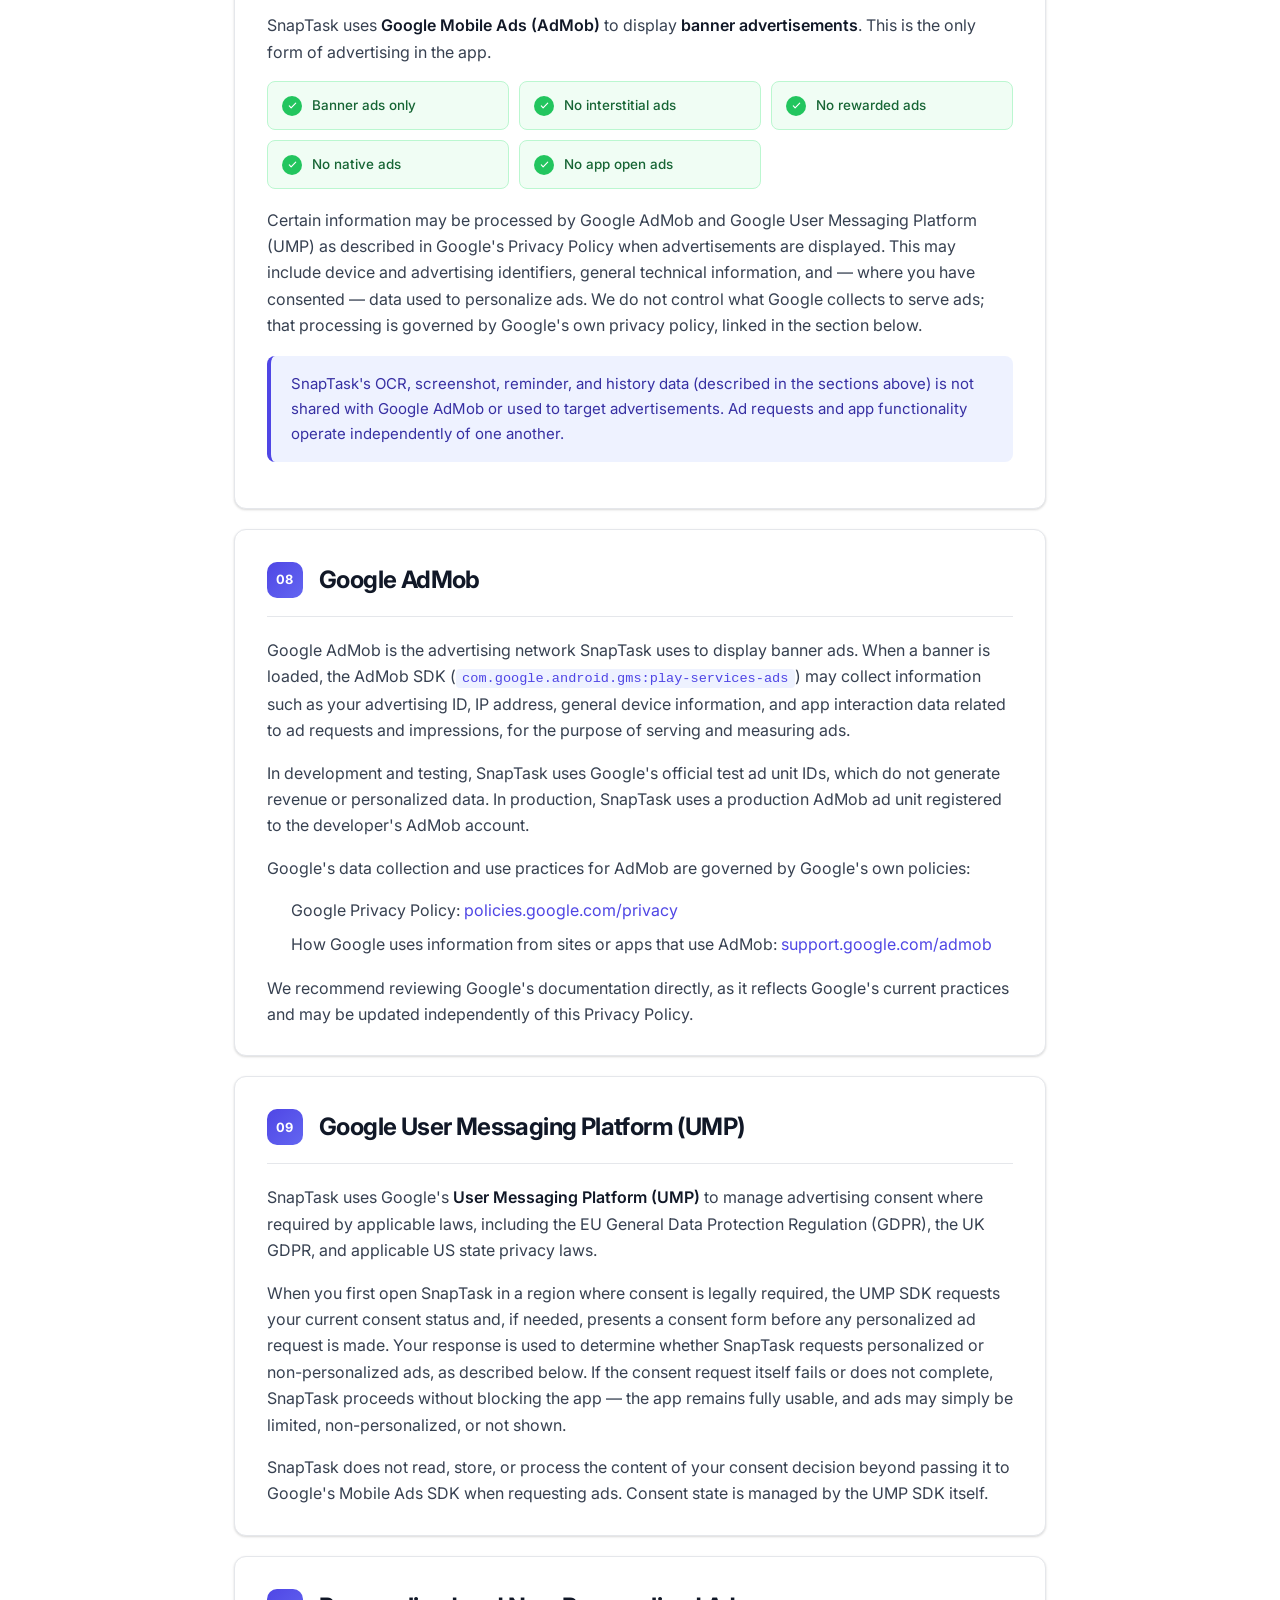
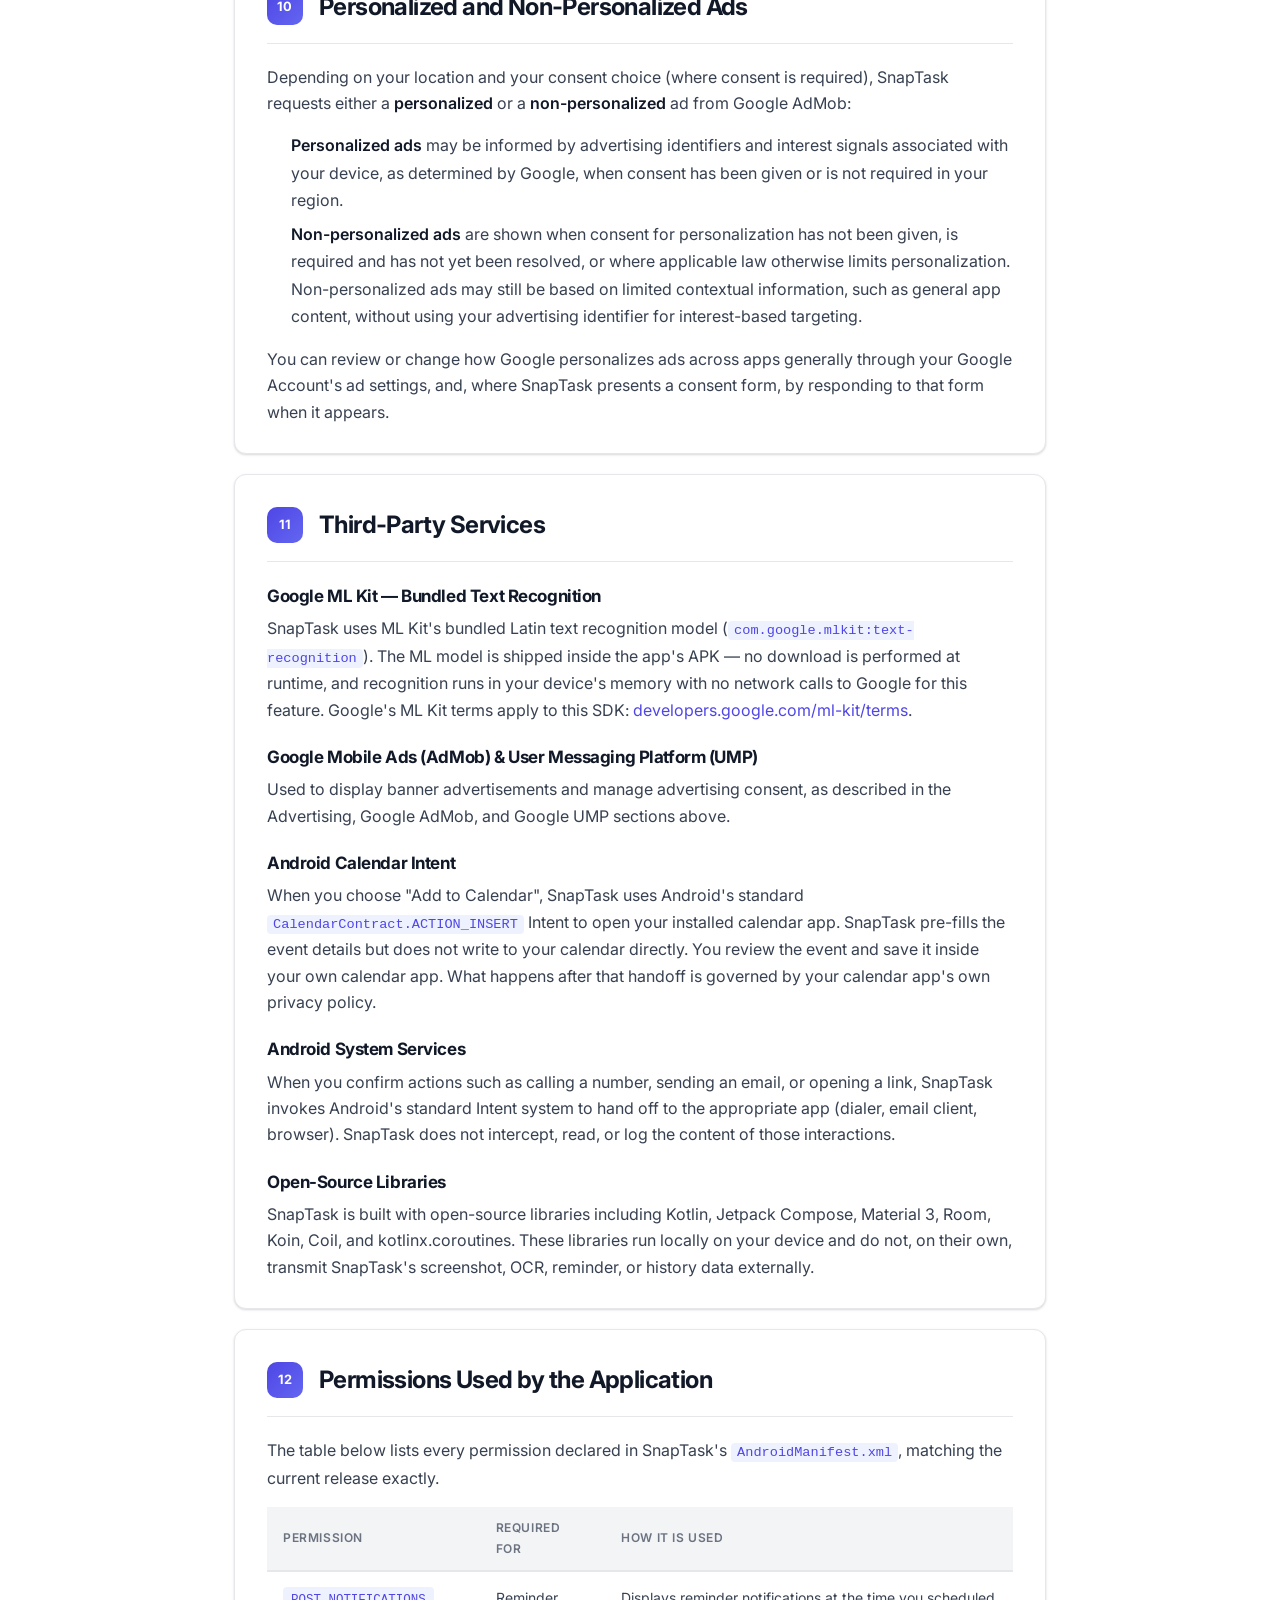
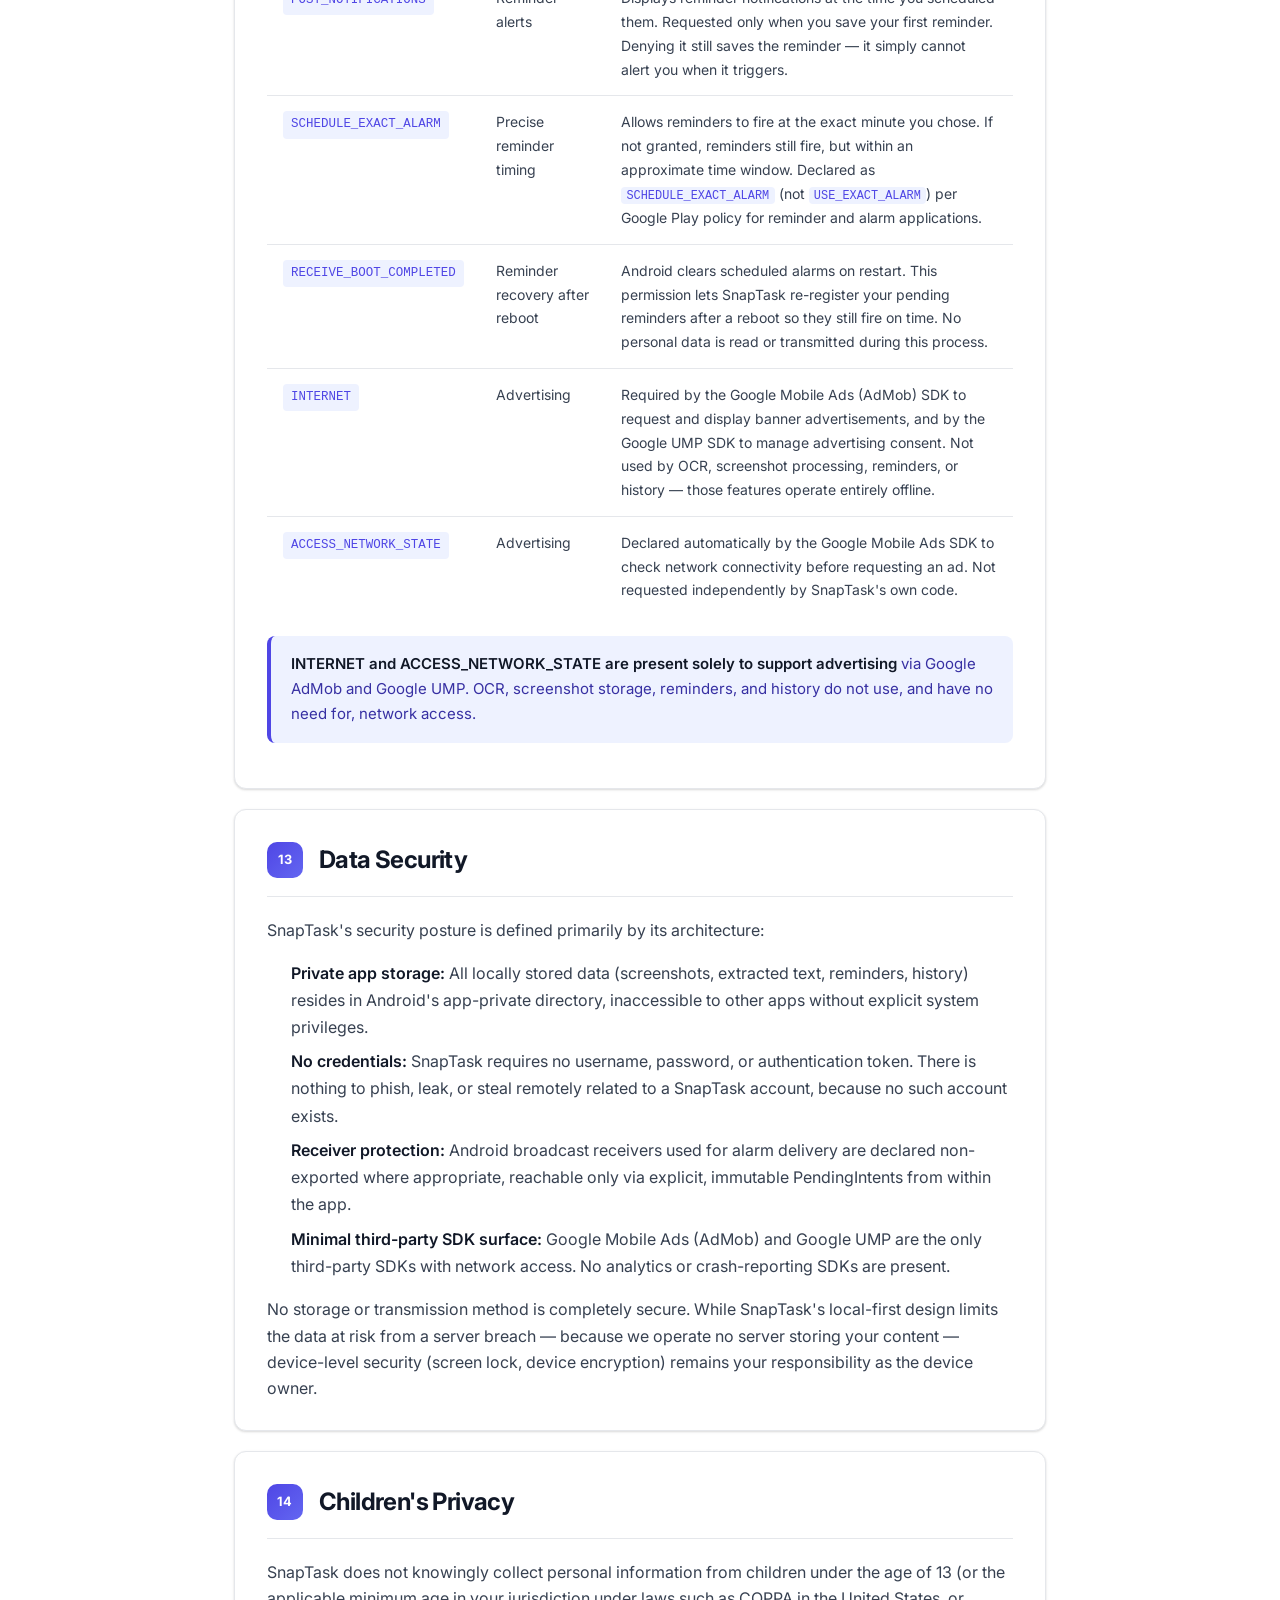
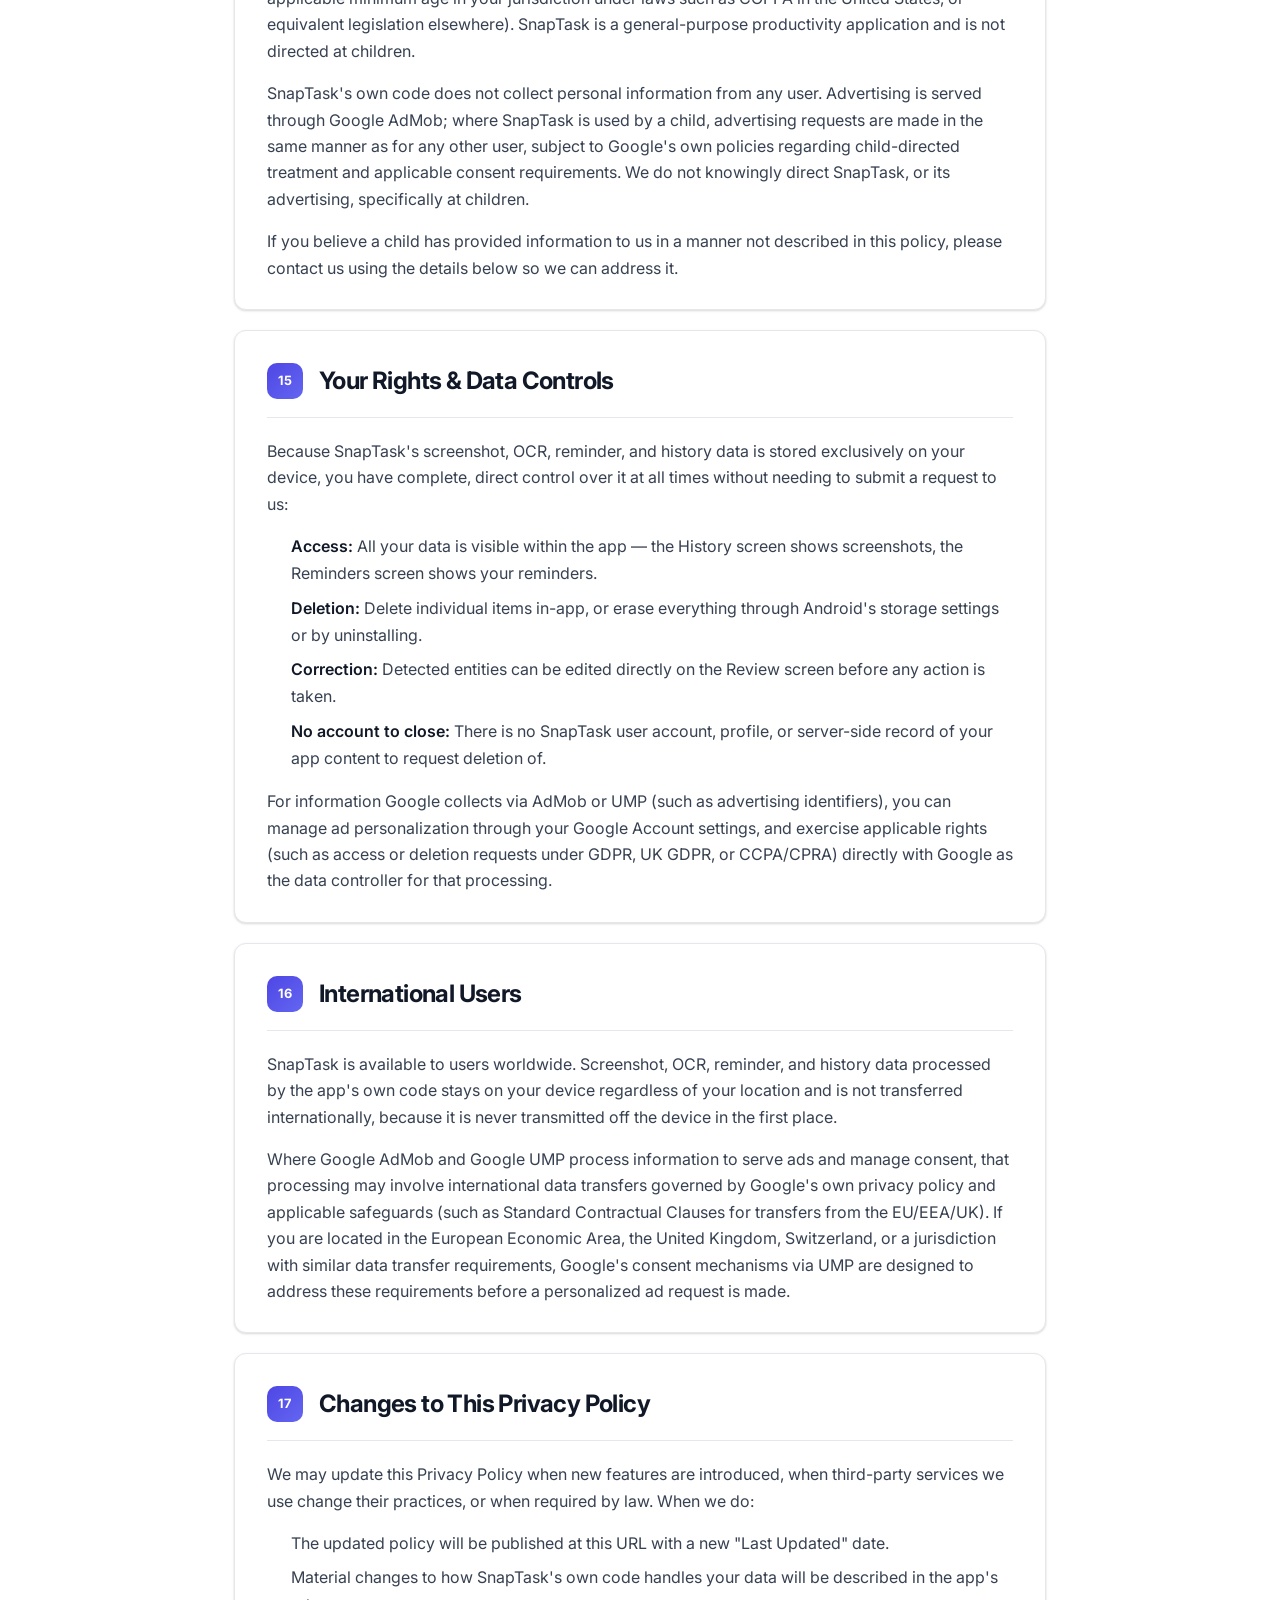
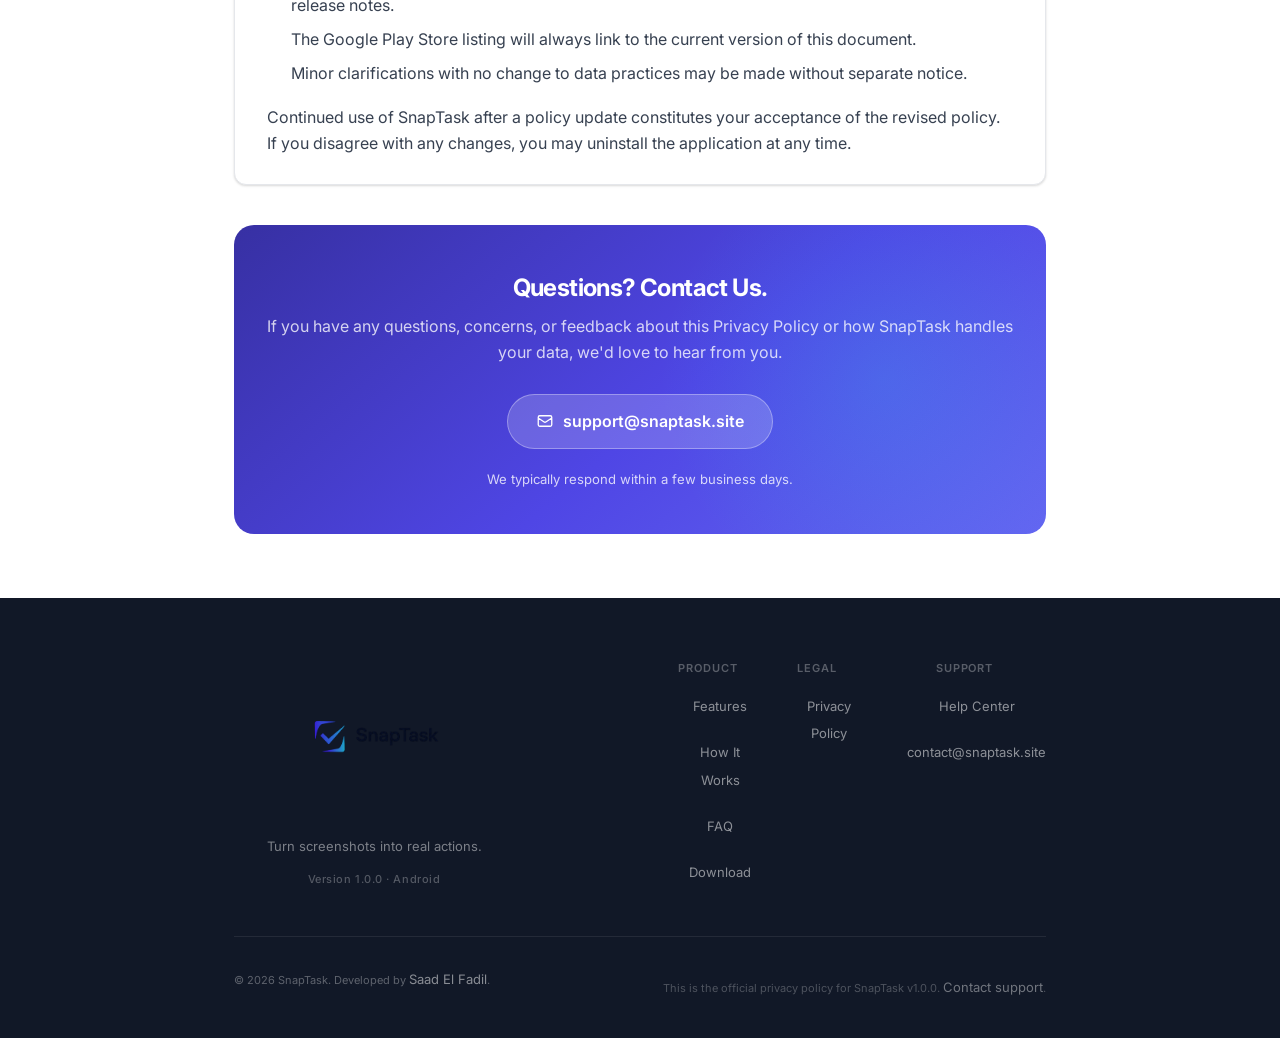
<file: privacy.html>
<!DOCTYPE html>
<html lang="en">
<head>
  <meta charset="UTF-8" />
  <meta name="viewport" content="width=device-width, initial-scale=1.0" />
  <meta name="robots" content="index, follow" />
  <title>Privacy Policy — SnapTask</title>

  <!-- ── SEO ───────────────────────────────────────────────────────────── -->
  <meta name="description" content="SnapTask Privacy Policy. On-device OCR, local-only data storage, and how Google AdMob and Google User Messaging Platform are used for advertising and consent." />
  <link rel="canonical" href="https://snaptask.site/privacy.html" />
  <meta name="author" content="Saad El Fadil" />

  <!-- ── Open Graph ─────────────────────────────────────────────────────── -->
  <meta property="og:type"        content="website" />
  <meta property="og:url"         content="https://snaptask.site/privacy.html" />
  <meta property="og:title"       content="Privacy Policy — SnapTask" />
  <meta property="og:description" content="How SnapTask handles data: on-device OCR, local-only storage, and Google AdMob / UMP for advertising and consent." />
  <meta property="og:image"       content="https://snaptask.site/assets/hero-image.png" />
  <meta property="og:site_name"   content="SnapTask" />
  <meta property="og:locale"      content="en_US" />

  <!-- ── Twitter Card ──────────────────────────────────────────────────── -->
  <meta name="twitter:card"        content="summary_large_image" />
  <meta name="twitter:title"       content="Privacy Policy — SnapTask" />
  <meta name="twitter:description" content="How SnapTask handles data: on-device OCR, local-only storage, and Google AdMob / UMP for advertising and consent." />
  <meta name="twitter:image"       content="https://snaptask.site/assets/hero-image.png" />

  <link rel="preconnect" href="https://fonts.googleapis.com" />
  <link rel="preconnect" href="https://fonts.gstatic.com" crossorigin />
  <link href="https://fonts.googleapis.com/css2?family=Inter:wght@300;400;500;600;700;800&display=swap" rel="stylesheet" />
  <link rel="icon" type="image/png" href="assets/favicon.png" />
  <link rel="apple-touch-icon"                  href="assets/favicon.png" />

  <!-- ── Theme & PWA ───────────────────────────────────────────────────── -->
  <meta name="theme-color"                         content="#4F46E5" />
  <link rel="manifest"                             href="manifest.webmanifest" />
  <meta name="apple-mobile-web-app-capable"        content="yes" />
  <meta name="apple-mobile-web-app-title"          content="SnapTask" />
  <meta name="apple-mobile-web-app-status-bar-style" content="default" />

  <!-- ── Shared design system (nav, footer, skip-link, buttons) ─────────── -->
  <link rel="stylesheet" href="styles.css" />

  <!-- ── Privacy-page-specific styles ──────────────────────────────────── -->
  <style>
    /* ── Design tokens ──────────────────────────────────────────────────── */
    :root {
      --primary:        #4F46E5;
      --primary-dark:   #3730A3;
      --primary-med:    #4338CA;
      --primary-light:  #818CF8;
      --primary-pale:   #EEF2FF;
      --secondary:      #22D3EE;
      --secondary-dark: #0891B2;
      --secondary-pale: #ECFEFF;
      --green:          #22C55E;
      --green-pale:     #F0FDF4;
      --green-border:   #BBF7D0;
      --green-text:     #166534;
      --amber:          #F59E0B;
      --amber-pale:     #FFFBEB;
      --amber-text:     #92400E;
      --ink:            #111827;
      --ink-2:          #374151;
      --ink-3:          #6B7280;
      --ink-4:          #9CA3AF;
      --surface:        #FFFFFF;
      --surface-2:      #F9FAFB;
      --surface-3:      #F3F4F6;
      --border:         #E5E7EB;
      --border-2:       #D1D5DB;
      --shadow-sm: 0 1px 3px rgba(0,0,0,.10), 0 1px 2px rgba(0,0,0,.06);
      --shadow-md: 0 4px 6px -1px rgba(0,0,0,.10), 0 2px 4px -1px rgba(0,0,0,.06);
      --shadow-lg: 0 10px 15px -3px rgba(0,0,0,.10), 0 4px 6px -2px rgba(0,0,0,.05);
      --r-sm:  8px;
      --r:    12px;
      --r-lg: 16px;
      --r-xl: 20px;
      --font: 'Inter', system-ui, -apple-system, BlinkMacSystemFont, 'Segoe UI', sans-serif;
    }

    /* ── Privacy page base overrides ──────────────────────────────────────── */
    body { line-height: 1.7; }

    /* ── Typography ─────────────────────────────────────────────────────── */
    h1, h2, h3, h4 { font-weight: 700; line-height: 1.25; }
    h1  { font-size: clamp(2rem, 5vw, 3rem); }
    h2  { font-size: clamp(1.2rem, 3vw, 1.5rem); color: var(--ink); }
    h3  { font-size: 1.0625rem; color: var(--ink); margin-top: 1.5rem; margin-bottom: 0.5rem; }
    h3:first-child { margin-top: 0; }
    p   { color: var(--ink-2); margin-bottom: 1rem; }
    p:last-child { margin-bottom: 0; }
    a   { color: var(--primary); text-decoration: none; }
    a:hover { text-decoration: underline; }
    ul, ol { padding-left: 1.5rem; color: var(--ink-2); margin-bottom: 1rem; }
    ul:last-child, ol:last-child { margin-bottom: 0; }
    li  { margin-bottom: 0.45rem; }
    li:last-child { margin-bottom: 0; }
    strong { font-weight: 600; color: var(--ink); }
    code {
      font-family: 'SF Mono', 'Fira Code', 'Courier New', monospace;
      font-size: 0.85em;
      background: var(--primary-pale);
      color: var(--primary);
      padding: 0.15em 0.45em;
      border-radius: 4px;
    }

    /* ── Layout ─────────────────────────────────────────────────────────── */
    .container { max-width: 860px; margin: 0 auto; padding: 0 1.5rem; }


    /* ── Hero ───────────────────────────────────────────────────────────── */
    .pp-hero {
      padding-top: calc(var(--nav-h, 64px) + clamp(3rem, 8vw, 5.5rem));
      background: linear-gradient(140deg, var(--primary-dark) 0%, var(--primary) 55%, #6366F1 100%);
      padding: clamp(3rem, 8vw, 5.5rem) 1.5rem clamp(2.75rem, 7vw, 5rem);
      text-align: center;
      position: relative;
      overflow: hidden;
    }
    .pp-hero::before {
      content: '';
      position: absolute;
      top: -40%; left: -30%;
      width: 160%; height: 180%;
      background: radial-gradient(ellipse at 65% 35%, rgba(34,211,238,.18) 0%, transparent 58%);
      pointer-events: none;
    }
    .pp-hero::after {
      content: '';
      position: absolute;
      bottom: -20%; right: -20%;
      width: 80%; height: 80%;
      background: radial-gradient(ellipse, rgba(255,255,255,.06) 0%, transparent 65%);
      pointer-events: none;
    }
    .pp-hero__icon-wrap {
      position: relative; z-index: 1;
      width: 88px; height: 88px;
      background: rgba(255,255,255,.14);
      border: 1.5px solid rgba(255,255,255,.28);
      border-radius: 22px;
      display: flex; align-items: center; justify-content: center;
      margin: 0 auto 2rem;
    }
    .pp-hero__icon-wrap svg { width: 48px; height: 48px; }
    .pp-hero h1 { color: #fff; position: relative; z-index: 1; margin-bottom: 0.7rem; }
    .pp-hero__sub {
      position: relative; z-index: 1;
      font-size: clamp(1rem, 2.5vw, 1.2rem);
      color: rgba(255,255,255,.80);
      font-weight: 300;
      margin-bottom: 2.25rem;
    }
    .pp-hero__badges {
      position: relative; z-index: 1;
      display: flex; gap: 0.6rem; justify-content: center; flex-wrap: wrap;
    }
    .badge {
      display: inline-flex; align-items: center; gap: 0.35rem;
      padding: 0.375rem 0.875rem;
      border-radius: 100px;
      font-size: 0.8rem; font-weight: 600;
    }
    .badge-glass {
      background: rgba(255,255,255,.16);
      border: 1px solid rgba(255,255,255,.28);
      color: #fff;
    }
    .badge-cyan {
      background: rgba(34,211,238,.18);
      border: 1px solid rgba(34,211,238,.32);
      color: #A5F3FC;
    }
    .badge-dot {
      width: 7px; height: 7px; border-radius: 50%;
      background: currentColor; opacity: .8;
    }

    /* ── Main content ───────────────────────────────────────────────────── */
    .main { padding: 3rem 0 4rem; }

    /* Meta row */
    .meta-row {
      display: flex; align-items: center; gap: 0.6rem;
      flex-wrap: wrap;
      padding: 0.875rem 1.1rem;
      background: var(--surface-2);
      border: 1px solid var(--border);
      border-radius: var(--r-sm);
      font-size: 0.825rem; color: var(--ink-3);
      margin-bottom: 2rem;
    }
    .meta-row strong { color: var(--ink-2); }
    .meta-sep { color: var(--border-2); user-select: none; }

    /* Pledge banner */
    .pledge {
      display: flex; gap: 1.25rem; align-items: flex-start;
      background: linear-gradient(135deg, #EEF2FF 0%, #E0F2FE 100%);
      border: 1px solid #C7D2FE;
      border-radius: var(--r-lg);
      padding: 1.75rem 2rem;
      margin-bottom: 2rem;
    }
    .pledge-icon {
      width: 50px; height: 50px; flex-shrink: 0;
      background: linear-gradient(135deg, var(--primary), var(--secondary));
      border-radius: 13px;
      display: flex; align-items: center; justify-content: center;
    }
    .pledge-icon svg { width: 28px; height: 28px; }
    .pledge-body h3 { color: var(--primary-dark); margin-top: 0; }
    .pledge-body p  { color: #3730A3; font-size: 0.9375rem; }
    .pledge-body strong { color: inherit; }

    /* Cards */
    .card {
      background: var(--surface);
      border: 1px solid var(--border);
      border-radius: var(--r);
      padding: 2rem 2rem 1.75rem;
      margin-bottom: 1.25rem;
      box-shadow: var(--shadow-sm);
      transition: box-shadow .2s ease;
    }
    .card:hover { box-shadow: var(--shadow-md); }
    .card-head {
      display: flex; align-items: center; gap: 1rem;
      margin-bottom: 1.25rem;
      padding-bottom: 1.125rem;
      border-bottom: 1px solid var(--border);
    }
    .card-num {
      width: 36px; height: 36px; flex-shrink: 0;
      background: linear-gradient(135deg, var(--primary), #6366F1);
      color: #fff;
      border-radius: 10px;
      display: flex; align-items: center; justify-content: center;
      font-size: 0.8rem; font-weight: 700;
      letter-spacing: .02em;
    }
    .card h2 { margin: 0; }

    /* Callout boxes */
    .callout {
      border-radius: var(--r-sm);
      padding: 1rem 1.25rem;
      margin: 1.1rem 0;
      border-left-width: 4px;
      border-left-style: solid;
    }
    .callout p { font-size: 0.9375rem; }
    .callout-purple {
      background: var(--primary-pale);
      border-left-color: var(--primary);
    }
    .callout-purple p { color: var(--primary-dark); }
    .callout-green {
      background: var(--green-pale);
      border-left-color: var(--green);
    }
    .callout-green p { color: var(--green-text); }
    .callout-cyan {
      background: var(--secondary-pale);
      border-left-color: var(--secondary);
    }
    .callout-cyan p { color: #0E7490; }
    .callout-amber {
      background: var(--amber-pale);
      border-left-color: var(--amber);
    }
    .callout-amber p { color: var(--amber-text); }

    /* "What we don't do" grid */
    .no-grid {
      display: grid;
      grid-template-columns: repeat(auto-fill, minmax(190px, 1fr));
      gap: 0.625rem;
      margin: 1rem 0;
    }
    .no-item {
      display: flex; align-items: center; gap: 0.625rem;
      padding: 0.75rem 0.875rem;
      background: var(--green-pale);
      border: 1px solid var(--green-border);
      border-radius: var(--r-sm);
    }
    .no-check {
      width: 20px; height: 20px; flex-shrink: 0;
      background: var(--green);
      border-radius: 50%;
      display: flex; align-items: center; justify-content: center;
    }
    .no-check svg { width: 11px; height: 11px; }
    .no-item span { font-size: 0.84rem; font-weight: 500; color: var(--green-text); }

    /* Permissions table */
    .overflow-x { overflow-x: auto; margin: 1rem 0; }
    .perm-table {
      width: 100%; border-collapse: collapse;
      font-size: 0.875rem;
    }
    .perm-table th {
      background: var(--surface-3);
      color: var(--ink-3);
      font-size: 0.75rem; font-weight: 600;
      text-transform: uppercase; letter-spacing: .05em;
      padding: 0.7rem 1rem;
      text-align: left;
      border-bottom: 2px solid var(--border);
    }
    .perm-table td {
      padding: 0.875rem 1rem;
      border-bottom: 1px solid var(--border);
      color: var(--ink-2);
      vertical-align: top;
    }
    .perm-table tr:last-child td { border-bottom: none; }
    .perm-table tbody tr:hover td { background: var(--surface-2); }
    .perm-name {
      font-family: 'SF Mono', 'Fira Code', 'Courier New', monospace;
      font-size: 0.78rem;
      color: var(--primary);
      background: var(--primary-pale);
      padding: 0.2rem 0.5rem;
      border-radius: 4px;
      white-space: nowrap;
      display: inline-block;
    }

    /* Contact card */
    .contact-block {
      background: linear-gradient(140deg, var(--primary-dark) 0%, var(--primary) 55%, #6366F1 100%);
      border-radius: var(--r-xl);
      padding: 3rem 2rem 2.75rem;
      text-align: center;
      margin-top: 2.5rem;
      position: relative;
      overflow: hidden;
    }
    .contact-block::before {
      content: '';
      position: absolute; top: -30%; right: -10%;
      width: 60%; height: 160%;
      background: radial-gradient(ellipse, rgba(34,211,238,.16) 0%, transparent 65%);
      pointer-events: none;
    }
    .contact-block h2 { color: #fff; position: relative; z-index: 1; margin-bottom: 0.6rem; }
    .contact-block > p { color: rgba(255,255,255,.78); position: relative; z-index: 1; margin-bottom: 1.75rem; }
    .contact-email-btn {
      position: relative; z-index: 1;
      display: inline-flex; align-items: center; gap: 0.55rem;
      background: rgba(255,255,255,.18);
      border: 1.5px solid rgba(255,255,255,.32);
      color: #fff;
      padding: 0.8rem 1.75rem;
      border-radius: 100px;
      font-size: 1rem; font-weight: 600;
      text-decoration: none;
      transition: background .2s;
    }
    .contact-email-btn:hover { background: rgba(255,255,255,.26); text-decoration: none; }
    .contact-email-btn svg { width: 18px; height: 18px; flex-shrink: 0; }
    .contact-note {
      position: relative; z-index: 1;
      margin-top: 1.25rem;
      font-size: 0.82rem; color: rgba(255,255,255,.55);
    }
    .contact-note:last-child { margin-bottom: 0; }

    /* Footer */
    footer {
      background: var(--ink);
      padding: 2.75rem 1.5rem 2.25rem;
      text-align: center;
    }
    .footer-logo-row {
      display: flex; align-items: center; justify-content: center; gap: 0.6rem;
      margin-bottom: 0.875rem;
    }
    .footer-mark {
      width: 30px; height: 30px;
      background: linear-gradient(135deg, var(--primary), var(--secondary));
      border-radius: 8px;
      display: flex; align-items: center; justify-content: center;
    }
    .footer-mark svg { width: 17px; height: 17px; }
    .footer-app-name { font-weight: 700; color: #fff; font-size: 1rem; }
    .footer p {
      font-size: 0.82rem;
      color: rgba(255,255,255,.45);
      margin-bottom: 0.3rem;
    }
    .footer p:last-child { margin-bottom: 0; }
    .footer-divider {
      width: 40px; height: 1px;
      background: rgba(255,255,255,.12);
      margin: 1.1rem auto;
    }

    /* ── Responsive ─────────────────────────────────────────────────────── */
    @media (max-width: 620px) {
      .pledge         { flex-direction: column; padding: 1.5rem; }
      .card           { padding: 1.5rem 1.25rem; }
      .hero           { padding: 3rem 1.25rem 2.75rem; }
      .hero-sub       { font-size: 1rem; }
      .meta-row       { flex-direction: column; gap: 0.2rem; align-items: flex-start; }
      .meta-sep       { display: none; }
      .no-grid        { grid-template-columns: 1fr 1fr; }
      .contact-block  { padding: 2.25rem 1.25rem 2rem; }
      /* Responsive permission table */
      .perm-table,
      .perm-table thead,
      .perm-table tbody,
      .perm-table th,
      .perm-table td,
      .perm-table tr   { display: block; }
      .perm-table thead { position: absolute; top: -9999px; left: -9999px; }
      .perm-table tr    { border: 1px solid var(--border); border-radius: var(--r-sm); margin-bottom: .75rem; padding: .5rem 0; }
      .perm-table td    { border: none; border-bottom: 1px solid var(--surface-3); padding: .5rem .875rem; }
      .perm-table td:last-child { border-bottom: none; }
      .perm-table td::before {
        content: attr(data-label);
        display: block;
        font-size: .7rem; font-weight: 700;
        text-transform: uppercase; letter-spacing: .05em;
        color: var(--ink-3); margin-bottom: .25rem;
      }
    }
    @media (max-width: 400px) {
      .no-grid { grid-template-columns: 1fr; }
    }



    /* ── Official brand assets ──────────────────────────────────────────────── */
    .brand-logo-img {
      height: 28px;
      width: auto;
      display: block;
      image-rendering: -webkit-optimize-contrast;
      image-rendering: crisp-edges;
    }
    .brand-icon-img {
      display: block;
      width: 100%; height: 100%;
      object-fit: contain;
    }
    /* ── Footer navigation ──────────────────────────────────────────────────── */
    .footer-nav {
      display: flex; gap: 0.375rem 1.5rem;
      justify-content: center; flex-wrap: wrap;
      margin-bottom: 0.875rem;
    }
    .footer-nav a {
      font-size: 0.82rem;
      color: rgba(255,255,255,.52);
      text-decoration: none;
      transition: color .2s;
    }
    .footer-nav a:hover { color: rgba(255,255,255,.88); text-decoration: none; }
    .footer-nav a[aria-current="page"] { color: rgba(255,255,255,.88); font-weight: 600; }
    .footer-nav-sep { font-size: 0.82rem; color: rgba(255,255,255,.18); user-select: none; }
    /* ── Print ──────────────────────────────────────────────────────────── */
    @media print {

      .pp-hero { background: var(--primary-pale) !important; print-color-adjust: exact; }
      .pp-hero h1, .pp-hero__sub { color: var(--ink) !important; }
      .pp-hero__badges { display: none; }
      .card    { box-shadow: none; page-break-inside: avoid; }
      .contact-block { background: var(--primary-pale) !important; }
      .contact-block h2, .contact-block > p { color: var(--ink) !important; }
      .contact-email-btn { background: var(--primary-pale) !important; color: var(--primary) !important; border-color: var(--primary) !important; }

    }
  </style>
</head>

<body>

<!-- Skip navigation -->
<a class="skip-link" href="#main-content">Skip to main content</a>

<!-- ══════════════════════════════════════════════════════════════════════
     NAVIGATION  (shared with all pages)
══════════════════════════════════════════════════════════════════════ -->
<header class="site-header" id="site-header" role="banner">
  <nav class="nav container" aria-label="Main navigation">

    <a href="index.html" class="nav__logo" aria-label="SnapTask home">
      <img src="assets/logo.png" alt="SnapTask" width="auto" height="150" />
    </a>

    <ul class="nav__links" role="list">
      <li><a href="index.html#features"     class="nav__link">Features</a></li>
      <li><a href="index.html#how-it-works" class="nav__link">How It Works</a></li>
      <li><a href="privacy.html" class="nav__link" aria-current="page">Privacy</a></li>
      <li><a href="index.html#faq"          class="nav__link">FAQ</a></li>
      <li><a href="support.html"            class="nav__link">Support</a></li>
    </ul>

    <div class="nav__actions">
      <a href="index.html#download" class="btn btn--primary btn--sm" aria-label="Download SnapTask">
        Download
      </a>
    </div>

    <button
      class="nav__burger"
      id="nav-burger"
      aria-label="Open navigation menu"
      aria-expanded="false"
      aria-controls="mobile-menu"
    >
      <span class="nav__burger-bar"></span>
      <span class="nav__burger-bar"></span>
      <span class="nav__burger-bar"></span>
    </button>

  </nav>

  <div class="mobile-menu" id="mobile-menu" role="dialog" aria-label="Mobile navigation" hidden>
    <ul class="mobile-menu__links" role="list">
      <li><a href="index.html#features"     class="mobile-menu__link">Features</a></li>
      <li><a href="index.html#how-it-works" class="mobile-menu__link">How It Works</a></li>
      <li><a href="privacy.html"            class="mobile-menu__link">Privacy</a></li>
      <li><a href="index.html#faq"          class="mobile-menu__link">FAQ</a></li>
      <li><a href="support.html"            class="mobile-menu__link">Support</a></li>
      <li><a href="index.html#download"     class="mobile-menu__link mobile-menu__link--cta">Download</a></li>
    </ul>
  </div>
</header>

<!-- ── Hero ─────────────────────────────────────────────────────────────── -->
<header class="pp-hero" role="banner">
  <div class="pp-hero__icon-wrap" aria-hidden="true">
    <img src="assets/favicon.png" alt="SnapTask" width="48" height="48" class="brand-icon-img" />
  </div>
  <h1>Privacy Policy</h1>
  <p class="pp-hero__sub">
    SnapTask processes your screenshots on your device.<br>
    Certain information may be processed by Google AdMob and Google UMP when ads are shown.
  </p>
  <div class="pp-hero__badges" role="list">
    <span class="badge badge-glass" role="listitem">
      <span class="badge-dot" aria-hidden="true"></span>
      Effective&nbsp;July&nbsp;31,&nbsp;2026
    </span>
    <span class="badge badge-glass" role="listitem">
      Version&nbsp;1.0.0
    </span>
    <span class="badge badge-cyan" role="listitem">
      <svg width="11" height="11" viewBox="0 0 24 24" fill="none" aria-hidden="true">
        <path d="M12 22s8-4 8-10V5l-8-3-8 3v7c0 6 8 10 8 10z" stroke="currentColor" stroke-width="2" stroke-linejoin="round"/>
        <path d="M9 12l2 2 4-4" stroke="currentColor" stroke-width="2" stroke-linecap="round" stroke-linejoin="round"/>
      </svg>
      OCR&nbsp;processed&nbsp;on-device
    </span>
  </div>
</header>

<!-- ── Main content ──────────────────────────────────────────────────────── -->
<main class="main" id="main-content">
  <div class="container">

    <!-- Meta strip -->
    <div class="meta-row" role="note" aria-label="Document metadata">
      <span><strong>App:</strong> SnapTask</span>
      <span class="meta-sep" aria-hidden="true">·</span>
      <span><strong>Package:</strong> com.saadelfadil.snaptask</span>
      <span class="meta-sep" aria-hidden="true">·</span>
      <span><strong>Last updated:</strong> July 31, 2026</span>
      <span class="meta-sep" aria-hidden="true">·</span>
      <span><strong>Applies to:</strong> SnapTask&nbsp;v1.0.0</span>
    </div>

    <!-- Privacy pledge banner -->
    <div class="pledge" role="note" aria-label="Privacy pledge">
      <div class="pledge-icon" aria-hidden="true">
        <img src="assets/favicon.png" alt="" width="28" height="28" />
      </div>
      <div class="pledge-body">
        <h3>Our Privacy Pledge</h3>
        <p>SnapTask does not intentionally collect or store users' personal information on its own servers. Every screenshot you share is processed entirely on your device using an on-device ML Kit model, and your extracted text, reminders, and history remain in local storage. Certain information may be processed by Google AdMob and Google User Messaging Platform (UMP) as described below when advertisements are displayed.</p>
      </div>
    </div>

    <!-- ─── Section 1: Introduction & Scope ──────────────────────────────── -->
    <section class="card" aria-labelledby="s1-heading">
      <div class="card-head">
        <div class="card-num" aria-hidden="true">01</div>
        <h2 id="s1-heading">Introduction &amp; Scope</h2>
      </div>
      <p>SnapTask ("we", "our", or "the app") is an Android productivity application developed by Saad El Fadil. This Privacy Policy explains what information SnapTask processes, how it is used, and what third-party services are involved when you use the app.</p>
      <p>This policy applies to SnapTask version&nbsp;1.0.0 and covers the application available on Google Play under the package name <code>com.saadelfadil.snaptask</code>. It describes the app's current implementation as of the effective date above.</p>
      <p>By using SnapTask, you agree to the practices described in this Privacy Policy. If you do not agree, please do not use the application, or uninstall it at any time.</p>
    </section>

    <!-- ─── Section 2: Information We Collect ────────────────────────────── -->
    <section class="card" aria-labelledby="s2-heading">
      <div class="card-head">
        <div class="card-num" aria-hidden="true">02</div>
        <h2 id="s2-heading">Information We Collect</h2>
      </div>
      <p>SnapTask does not intentionally collect or store users' personal information on its own servers. The app has no backend, no accounts, and no user database. The following information is processed <strong>locally, on your device</strong>, to provide the app's core functionality:</p>
      <ul>
        <li><strong>Screenshots you share:</strong> Image files you explicitly share to SnapTask via Android's Share Intent. SnapTask only ever sees images you consciously choose to send it.</li>
        <li><strong>Extracted text:</strong> Text recognized by the on-device OCR model from your screenshot.</li>
        <li><strong>Detected entities:</strong> Dates, times, phone numbers, email addresses, URLs, prices, and addresses automatically identified within the extracted text.</li>
        <li><strong>Reminders:</strong> Reminders you choose to create from recognized content, including their title, date, time, and notes.</li>
        <li><strong>Action history:</strong> A local record of actions (calls initiated, emails opened, calendar events created) that you confirmed within the app.</li>
        <li><strong>App settings:</strong> Preferences you configure, stored locally using Android's standard storage APIs.</li>
      </ul>
      <p>Separately, when the app displays advertisements, Google AdMob and Google User Messaging Platform (UMP) may process certain technical and advertising-related information as described in the <a href="#s7-heading">Advertising</a> and <a href="#s8-heading">Google AdMob</a> sections below. That processing is performed by Google, governed by Google's own privacy policy, and is distinct from the locally-stored data described above.</p>
      <div class="callout callout-green">
        <p>The screenshots, extracted text, reminders, and history described above are stored exclusively on your device. They are not uploaded to any server operated by us, and we — the developer — do not have access to them.</p>
      </div>
    </section>

    <!-- ─── Section 3: Information We Do Not Collect ─────────────────────── -->
    <section class="card" aria-labelledby="s3-heading">
      <div class="card-head">
        <div class="card-num" aria-hidden="true">03</div>
        <h2 id="s3-heading">Information We Do Not Collect</h2>
      </div>
      <p>SnapTask does not require an account, and the app's own code does not collect the following:</p>
      <div class="no-grid" role="list">
        <div class="no-item" role="listitem">
          <div class="no-check" aria-label="Confirmed"><svg viewBox="0 0 24 24" fill="none" aria-hidden="true"><path d="M5 13l4 4L19 7" stroke="white" stroke-width="2.5" stroke-linecap="round" stroke-linejoin="round"/></svg></div>
          <span>No account or login</span>
        </div>
        <div class="no-item" role="listitem">
          <div class="no-check" aria-label="Confirmed"><svg viewBox="0 0 24 24" fill="none" aria-hidden="true"><path d="M5 13l4 4L19 7" stroke="white" stroke-width="2.5" stroke-linecap="round" stroke-linejoin="round"/></svg></div>
          <span>No cloud sync</span>
        </div>
        <div class="no-item" role="listitem">
          <div class="no-check" aria-label="Confirmed"><svg viewBox="0 0 24 24" fill="none" aria-hidden="true"><path d="M5 13l4 4L19 7" stroke="white" stroke-width="2.5" stroke-linecap="round" stroke-linejoin="round"/></svg></div>
          <span>No content upload to our servers</span>
        </div>
        <div class="no-item" role="listitem">
          <div class="no-check" aria-label="Confirmed"><svg viewBox="0 0 24 24" fill="none" aria-hidden="true"><path d="M5 13l4 4L19 7" stroke="white" stroke-width="2.5" stroke-linecap="round" stroke-linejoin="round"/></svg></div>
          <span>No analytics SDKs</span>
        </div>
        <div class="no-item" role="listitem">
          <div class="no-check" aria-label="Confirmed"><svg viewBox="0 0 24 24" fill="none" aria-hidden="true"><path d="M5 13l4 4L19 7" stroke="white" stroke-width="2.5" stroke-linecap="round" stroke-linejoin="round"/></svg></div>
          <span>No Firebase Analytics</span>
        </div>
        <div class="no-item" role="listitem">
          <div class="no-check" aria-label="Confirmed"><svg viewBox="0 0 24 24" fill="none" aria-hidden="true"><path d="M5 13l4 4L19 7" stroke="white" stroke-width="2.5" stroke-linecap="round" stroke-linejoin="round"/></svg></div>
          <span>No Firebase Crashlytics</span>
        </div>
        <div class="no-item" role="listitem">
          <div class="no-check" aria-label="Confirmed"><svg viewBox="0 0 24 24" fill="none" aria-hidden="true"><path d="M5 13l4 4L19 7" stroke="white" stroke-width="2.5" stroke-linecap="round" stroke-linejoin="round"/></svg></div>
          <span>No behavioral tracking SDKs</span>
        </div>
        <div class="no-item" role="listitem">
          <div class="no-check" aria-label="Confirmed"><svg viewBox="0 0 24 24" fill="none" aria-hidden="true"><path d="M5 13l4 4L19 7" stroke="white" stroke-width="2.5" stroke-linecap="round" stroke-linejoin="round"/></svg></div>
          <span>No sale of data</span>
        </div>
      </div>
      <p>The application does not include analytics or behavioral tracking SDKs. The only third-party SDKs integrated are Google Mobile Ads (AdMob) and Google User Messaging Platform (UMP) for advertising and consent management, described in detail below.</p>
    </section>

    <!-- ─── Section 4: OCR Processing ─────────────────────────────────────── -->
    <section class="card" aria-labelledby="s4-heading">
      <div class="card-head">
        <div class="card-num" aria-hidden="true">04</div>
        <h2 id="s4-heading">OCR Processing</h2>
      </div>
      <p>SnapTask uses <strong>Google ML Kit's bundled text recognition model</strong> (<code>com.google.mlkit:text-recognition</code>, bundled Latin variant). "Bundled" means the recognition model is compiled directly into the application's APK file — no model download at runtime, and no network call to a Google server for recognition.</p>
      <div class="callout callout-cyan">
        <p>Text recognition occurs entirely on-device, in your device's memory. Your screenshot content is not sent to Google or to any server for OCR processing.</p>
      </div>
      <p>Entity extraction (identifying phone numbers, dates, emails, links, addresses, and prices within the recognized text) is performed using deterministic, rule-based algorithms written in Kotlin, running locally — no machine learning model and no server calls are involved in this step.</p>
      <p>For Google's own documentation on ML Kit, see <a href="https://developers.google.com/ml-kit/terms" target="_blank" rel="noopener noreferrer">developers.google.com/ml-kit/terms</a>.</p>
    </section>

    <!-- ─── Section 5: Local Data Storage ─────────────────────────────────── -->
    <section class="card" aria-labelledby="s5-heading">
      <div class="card-head">
        <div class="card-num" aria-hidden="true">05</div>
        <h2 id="s5-heading">Local Data Storage</h2>
      </div>
      <p>SnapTask stores data using a local Room database and the app's private storage directory on your Android device — a protected location that only SnapTask can access, enforced by Android's security model. No account or cloud service is used to store this data.</p>
      <ul>
        <li><strong>Screenshot images:</strong> When you share an image to SnapTask, a copy is saved in the app's private storage directory. A small thumbnail is generated for display purposes.</li>
        <li><strong>Extracted text and entities:</strong> Recognized text and detected entities are stored in the local Room database alongside each screenshot record.</li>
        <li><strong>Reminders:</strong> Stored in the local database. Alarm triggers are registered with Android's AlarmManager and are re-registered automatically after device reboot.</li>
        <li><strong>Action history:</strong> A record of confirmed actions is stored locally for your reference.</li>
      </ul>
      <h3>Deleting Your Data</h3>
      <ul>
        <li><strong>Individual screenshots:</strong> Delete from the History screen. Deleted items enter a 24-hour grace period (allowing undo), after which they are permanently erased, including their image files, from your device.</li>
        <li><strong>Bulk deletion:</strong> Select multiple screenshots and delete them together.</li>
        <li><strong>Individual reminders:</strong> Delete any reminder from within the Reminders screen.</li>
        <li><strong>Everything:</strong> Go to Android Settings → Apps → SnapTask → Storage → Clear Data, or uninstall SnapTask. Either action permanently removes all locally stored data from your device.</li>
      </ul>
      <div class="callout callout-purple">
        <p>At the time of writing, SnapTask does not upload user-generated content — screenshots, extracted text, reminders, or history — to the developer's servers. Because this data is not stored on a server, clearing app storage or uninstalling the app removes it completely from your device.</p>
      </div>
    </section>

    <!-- ─── Section 6: How Your Information Is Used ──────────────────────── -->
    <section class="card" aria-labelledby="s6-heading">
      <div class="card-head">
        <div class="card-num" aria-hidden="true">06</div>
        <h2 id="s6-heading">How Your Information Is Used</h2>
      </div>
      <p>Locally stored information is used exclusively to provide the features you request within the app:</p>
      <ol>
        <li><strong>OCR:</strong> Your screenshot is decoded and passed to the on-device text recognition model to extract readable text.</li>
        <li><strong>Entity extraction:</strong> The extracted text is analyzed by rule-based algorithms to identify actionable entities (dates, phone numbers, emails, links, addresses, prices).</li>
        <li><strong>Action suggestions:</strong> Identified entities are ranked and presented as suggested actions for you to choose from — create a reminder, open a link, dial a number, add a calendar event, and so on.</li>
        <li><strong>Reminder scheduling:</strong> If you create a reminder, it is stored locally and scheduled using Android's AlarmManager. No cloud service is involved.</li>
        <li><strong>Calendar events:</strong> If you choose "Add to Calendar", SnapTask launches your device's calendar app via Android's standard Calendar Insert Intent, pre-filled with event details. SnapTask does not write to your calendar directly — you review and confirm within your calendar app.</li>
        <li><strong>History:</strong> A local history of your screenshots and confirmed actions is maintained for your reference and is visible only to you.</li>
      </ol>
      <p>We do not use locally stored screenshot, OCR, reminder, or history data for advertising, user profiling, or model training. Advertising served through Google AdMob is requested independently of this data, as described below.</p>
    </section>

    <!-- ─── Section 7: Advertising ────────────────────────────────────────── -->
    <section class="card" aria-labelledby="s7-heading">
      <div class="card-head">
        <div class="card-num" aria-hidden="true">07</div>
        <h2 id="s7-heading">Advertising</h2>
      </div>
      <p>SnapTask uses <strong>Google Mobile Ads (AdMob)</strong> to display <strong>banner advertisements</strong>. This is the only form of advertising in the app.</p>
      <div class="no-grid" role="list" style="margin-top: 1rem;">
        <div class="no-item" role="listitem">
          <div class="no-check" aria-label="Confirmed"><svg viewBox="0 0 24 24" fill="none" aria-hidden="true"><path d="M5 13l4 4L19 7" stroke="white" stroke-width="2.5" stroke-linecap="round" stroke-linejoin="round"/></svg></div>
          <span>Banner ads only</span>
        </div>
        <div class="no-item" role="listitem">
          <div class="no-check" aria-label="Confirmed"><svg viewBox="0 0 24 24" fill="none" aria-hidden="true"><path d="M5 13l4 4L19 7" stroke="white" stroke-width="2.5" stroke-linecap="round" stroke-linejoin="round"/></svg></div>
          <span>No interstitial ads</span>
        </div>
        <div class="no-item" role="listitem">
          <div class="no-check" aria-label="Confirmed"><svg viewBox="0 0 24 24" fill="none" aria-hidden="true"><path d="M5 13l4 4L19 7" stroke="white" stroke-width="2.5" stroke-linecap="round" stroke-linejoin="round"/></svg></div>
          <span>No rewarded ads</span>
        </div>
        <div class="no-item" role="listitem">
          <div class="no-check" aria-label="Confirmed"><svg viewBox="0 0 24 24" fill="none" aria-hidden="true"><path d="M5 13l4 4L19 7" stroke="white" stroke-width="2.5" stroke-linecap="round" stroke-linejoin="round"/></svg></div>
          <span>No native ads</span>
        </div>
        <div class="no-item" role="listitem">
          <div class="no-check" aria-label="Confirmed"><svg viewBox="0 0 24 24" fill="none" aria-hidden="true"><path d="M5 13l4 4L19 7" stroke="white" stroke-width="2.5" stroke-linecap="round" stroke-linejoin="round"/></svg></div>
          <span>No app open ads</span>
        </div>
      </div>
      <p style="margin-top: 1.1rem;">Certain information may be processed by Google AdMob and Google User Messaging Platform (UMP) as described in Google's Privacy Policy when advertisements are displayed. This may include device and advertising identifiers, general technical information, and — where you have consented — data used to personalize ads. We do not control what Google collects to serve ads; that processing is governed by Google's own privacy policy, linked in the section below.</p>
      <div class="callout callout-purple">
        <p>SnapTask's OCR, screenshot, reminder, and history data (described in the sections above) is not shared with Google AdMob or used to target advertisements. Ad requests and app functionality operate independently of one another.</p>
      </div>
    </section>

    <!-- ─── Section 8: Google AdMob ───────────────────────────────────────── -->
    <section class="card" aria-labelledby="s8-heading">
      <div class="card-head">
        <div class="card-num" aria-hidden="true">08</div>
        <h2 id="s8-heading">Google AdMob</h2>
      </div>
      <p>Google AdMob is the advertising network SnapTask uses to display banner ads. When a banner is loaded, the AdMob SDK (<code>com.google.android.gms:play-services-ads</code>) may collect information such as your advertising ID, IP address, general device information, and app interaction data related to ad requests and impressions, for the purpose of serving and measuring ads.</p>
      <p>In development and testing, SnapTask uses Google's official test ad unit IDs, which do not generate revenue or personalized data. In production, SnapTask uses a production AdMob ad unit registered to the developer's AdMob account.</p>
      <p>Google's data collection and use practices for AdMob are governed by Google's own policies:</p>
      <ul>
        <li>Google Privacy Policy: <a href="https://policies.google.com/privacy" target="_blank" rel="noopener noreferrer">policies.google.com/privacy</a></li>
        <li>How Google uses information from sites or apps that use AdMob: <a href="https://support.google.com/admob" target="_blank" rel="noopener noreferrer">support.google.com/admob</a></li>
      </ul>
      <p>We recommend reviewing Google's documentation directly, as it reflects Google's current practices and may be updated independently of this Privacy Policy.</p>
    </section>

    <!-- ─── Section 9: Google User Messaging Platform (UMP) ──────────────── -->
    <section class="card" aria-labelledby="s9-heading">
      <div class="card-head">
        <div class="card-num" aria-hidden="true">09</div>
        <h2 id="s9-heading">Google User Messaging Platform (UMP)</h2>
      </div>
      <p>SnapTask uses Google's <strong>User Messaging Platform (UMP)</strong> to manage advertising consent where required by applicable laws, including the EU General Data Protection Regulation (GDPR), the UK GDPR, and applicable US state privacy laws.</p>
      <p>When you first open SnapTask in a region where consent is legally required, the UMP SDK requests your current consent status and, if needed, presents a consent form before any personalized ad request is made. Your response is used to determine whether SnapTask requests personalized or non-personalized ads, as described below. If the consent request itself fails or does not complete, SnapTask proceeds without blocking the app — the app remains fully usable, and ads may simply be limited, non-personalized, or not shown.</p>
      <p>SnapTask does not read, store, or process the content of your consent decision beyond passing it to Google's Mobile Ads SDK when requesting ads. Consent state is managed by the UMP SDK itself.</p>
    </section>

    <!-- ─── Section 10: Personalized and Non-Personalized Ads ────────────── -->
    <section class="card" aria-labelledby="s10-heading">
      <div class="card-head">
        <div class="card-num" aria-hidden="true">10</div>
        <h2 id="s10-heading">Personalized and Non-Personalized Ads</h2>
      </div>
      <p>Depending on your location and your consent choice (where consent is required), SnapTask requests either a <strong>personalized</strong> or a <strong>non-personalized</strong> ad from Google AdMob:</p>
      <ul>
        <li><strong>Personalized ads</strong> may be informed by advertising identifiers and interest signals associated with your device, as determined by Google, when consent has been given or is not required in your region.</li>
        <li><strong>Non-personalized ads</strong> are shown when consent for personalization has not been given, is required and has not yet been resolved, or where applicable law otherwise limits personalization. Non-personalized ads may still be based on limited contextual information, such as general app content, without using your advertising identifier for interest-based targeting.</li>
      </ul>
      <p>You can review or change how Google personalizes ads across apps generally through your Google Account's ad settings, and, where SnapTask presents a consent form, by responding to that form when it appears.</p>
    </section>

    <!-- ─── Section 11: Third-Party Services ──────────────────────────────── -->
    <section class="card" aria-labelledby="s11-heading">
      <div class="card-head">
        <div class="card-num" aria-hidden="true">11</div>
        <h2 id="s11-heading">Third-Party Services</h2>
      </div>
      <h3>Google ML Kit — Bundled Text Recognition</h3>
      <p>SnapTask uses ML Kit's bundled Latin text recognition model (<code>com.google.mlkit:text-recognition</code>). The ML model is shipped inside the app's APK — no download is performed at runtime, and recognition runs in your device's memory with no network calls to Google for this feature. Google's ML Kit terms apply to this SDK: <a href="https://developers.google.com/ml-kit/terms" target="_blank" rel="noopener noreferrer">developers.google.com/ml-kit/terms</a>.</p>

      <h3>Google Mobile Ads (AdMob) &amp; User Messaging Platform (UMP)</h3>
      <p>Used to display banner advertisements and manage advertising consent, as described in the Advertising, Google AdMob, and Google UMP sections above.</p>

      <h3>Android Calendar Intent</h3>
      <p>When you choose "Add to Calendar", SnapTask uses Android's standard <code>CalendarContract.ACTION_INSERT</code> Intent to open your installed calendar app. SnapTask pre-fills the event details but does not write to your calendar directly. You review the event and save it inside your own calendar app. What happens after that handoff is governed by your calendar app's own privacy policy.</p>

      <h3>Android System Services</h3>
      <p>When you confirm actions such as calling a number, sending an email, or opening a link, SnapTask invokes Android's standard Intent system to hand off to the appropriate app (dialer, email client, browser). SnapTask does not intercept, read, or log the content of those interactions.</p>

      <h3>Open-Source Libraries</h3>
      <p>SnapTask is built with open-source libraries including Kotlin, Jetpack Compose, Material 3, Room, Koin, Coil, and kotlinx.coroutines. These libraries run locally on your device and do not, on their own, transmit SnapTask's screenshot, OCR, reminder, or history data externally.</p>
    </section>

    <!-- ─── Section 12: Permissions Used by the Application ──────────────── -->
    <section class="card" aria-labelledby="s12-heading">
      <div class="card-head">
        <div class="card-num" aria-hidden="true">12</div>
        <h2 id="s12-heading">Permissions Used by the Application</h2>
      </div>
      <p>The table below lists every permission declared in SnapTask's <code>AndroidManifest.xml</code>, matching the current release exactly.</p>
      <div class="overflow-x">
        <table class="perm-table" role="table" aria-label="App permissions">
          <thead>
            <tr>
              <th scope="col">Permission</th>
              <th scope="col">Required for</th>
              <th scope="col">How it is used</th>
            </tr>
          </thead>
          <tbody>
            <tr>
              <td data-label="Permission"><span class="perm-name">POST_NOTIFICATIONS</span></td>
              <td data-label="Required for">Reminder alerts</td>
              <td data-label="How it is used">Displays reminder notifications at the time you scheduled them. Requested only when you save your first reminder. Denying it still saves the reminder — it simply cannot alert you when it triggers.</td>
            </tr>
            <tr>
              <td data-label="Permission"><span class="perm-name">SCHEDULE_EXACT_ALARM</span></td>
              <td data-label="Required for">Precise reminder timing</td>
              <td data-label="How it is used">Allows reminders to fire at the exact minute you chose. If not granted, reminders still fire, but within an approximate time window. Declared as <code>SCHEDULE_EXACT_ALARM</code> (not <code>USE_EXACT_ALARM</code>) per Google Play policy for reminder and alarm applications.</td>
            </tr>
            <tr>
              <td data-label="Permission"><span class="perm-name">RECEIVE_BOOT_COMPLETED</span></td>
              <td data-label="Required for">Reminder recovery after reboot</td>
              <td data-label="How it is used">Android clears scheduled alarms on restart. This permission lets SnapTask re-register your pending reminders after a reboot so they still fire on time. No personal data is read or transmitted during this process.</td>
            </tr>
            <tr>
              <td data-label="Permission"><span class="perm-name">INTERNET</span></td>
              <td data-label="Required for">Advertising</td>
              <td data-label="How it is used">Required by the Google Mobile Ads (AdMob) SDK to request and display banner advertisements, and by the Google UMP SDK to manage advertising consent. Not used by OCR, screenshot processing, reminders, or history — those features operate entirely offline.</td>
            </tr>
            <tr>
              <td data-label="Permission"><span class="perm-name">ACCESS_NETWORK_STATE</span></td>
              <td data-label="Required for">Advertising</td>
              <td data-label="How it is used">Declared automatically by the Google Mobile Ads SDK to check network connectivity before requesting an ad. Not requested independently by SnapTask's own code.</td>
            </tr>
          </tbody>
        </table>
      </div>
      <div class="callout callout-purple" style="margin-top: 1.25rem;">
        <p><strong>INTERNET and ACCESS_NETWORK_STATE are present solely to support advertising</strong> via Google AdMob and Google UMP. OCR, screenshot storage, reminders, and history do not use, and have no need for, network access.</p>
      </div>
    </section>

    <!-- ─── Section 13: Data Security ─────────────────────────────────────── -->
    <section class="card" aria-labelledby="s13-heading">
      <div class="card-head">
        <div class="card-num" aria-hidden="true">13</div>
        <h2 id="s13-heading">Data Security</h2>
      </div>
      <p>SnapTask's security posture is defined primarily by its architecture:</p>
      <ul>
        <li><strong>Private app storage:</strong> All locally stored data (screenshots, extracted text, reminders, history) resides in Android's app-private directory, inaccessible to other apps without explicit system privileges.</li>
        <li><strong>No credentials:</strong> SnapTask requires no username, password, or authentication token. There is nothing to phish, leak, or steal remotely related to a SnapTask account, because no such account exists.</li>
        <li><strong>Receiver protection:</strong> Android broadcast receivers used for alarm delivery are declared non-exported where appropriate, reachable only via explicit, immutable PendingIntents from within the app.</li>
        <li><strong>Minimal third-party SDK surface:</strong> Google Mobile Ads (AdMob) and Google UMP are the only third-party SDKs with network access. No analytics or crash-reporting SDKs are present.</li>
      </ul>
      <p>No storage or transmission method is completely secure. While SnapTask's local-first design limits the data at risk from a server breach — because we operate no server storing your content — device-level security (screen lock, device encryption) remains your responsibility as the device owner.</p>
    </section>

    <!-- ─── Section 14: Children's Privacy ────────────────────────────────── -->
    <section class="card" aria-labelledby="s14-heading">
      <div class="card-head">
        <div class="card-num" aria-hidden="true">14</div>
        <h2 id="s14-heading">Children's Privacy</h2>
      </div>
      <p>SnapTask does not knowingly collect personal information from children under the age of 13 (or the applicable minimum age in your jurisdiction under laws such as COPPA in the United States, or equivalent legislation elsewhere). SnapTask is a general-purpose productivity application and is not directed at children.</p>
      <p>SnapTask's own code does not collect personal information from any user. Advertising is served through Google AdMob; where SnapTask is used by a child, advertising requests are made in the same manner as for any other user, subject to Google's own policies regarding child-directed treatment and applicable consent requirements. We do not knowingly direct SnapTask, or its advertising, specifically at children.</p>
      <p>If you believe a child has provided information to us in a manner not described in this policy, please contact us using the details below so we can address it.</p>
    </section>

    <!-- ─── Section 15: Your Rights & Data Controls ───────────────────────── -->
    <section class="card" aria-labelledby="s15-heading">
      <div class="card-head">
        <div class="card-num" aria-hidden="true">15</div>
        <h2 id="s15-heading">Your Rights &amp; Data Controls</h2>
      </div>
      <p>Because SnapTask's screenshot, OCR, reminder, and history data is stored exclusively on your device, you have complete, direct control over it at all times without needing to submit a request to us:</p>
      <ul>
        <li><strong>Access:</strong> All your data is visible within the app — the History screen shows screenshots, the Reminders screen shows your reminders.</li>
        <li><strong>Deletion:</strong> Delete individual items in-app, or erase everything through Android's storage settings or by uninstalling.</li>
        <li><strong>Correction:</strong> Detected entities can be edited directly on the Review screen before any action is taken.</li>
        <li><strong>No account to close:</strong> There is no SnapTask user account, profile, or server-side record of your app content to request deletion of.</li>
      </ul>
      <p>For information Google collects via AdMob or UMP (such as advertising identifiers), you can manage ad personalization through your Google Account settings, and exercise applicable rights (such as access or deletion requests under GDPR, UK GDPR, or CCPA/CPRA) directly with Google as the data controller for that processing.</p>
    </section>

    <!-- ─── Section 16: International Users ───────────────────────────────── -->
    <section class="card" aria-labelledby="s16-heading">
      <div class="card-head">
        <div class="card-num" aria-hidden="true">16</div>
        <h2 id="s16-heading">International Users</h2>
      </div>
      <p>SnapTask is available to users worldwide. Screenshot, OCR, reminder, and history data processed by the app's own code stays on your device regardless of your location and is not transferred internationally, because it is never transmitted off the device in the first place.</p>
      <p>Where Google AdMob and Google UMP process information to serve ads and manage consent, that processing may involve international data transfers governed by Google's own privacy policy and applicable safeguards (such as Standard Contractual Clauses for transfers from the EU/EEA/UK). If you are located in the European Economic Area, the United Kingdom, Switzerland, or a jurisdiction with similar data transfer requirements, Google's consent mechanisms via UMP are designed to address these requirements before a personalized ad request is made.</p>
    </section>

    <!-- ─── Section 17: Changes to This Privacy Policy ────────────────────── -->
    <section class="card" aria-labelledby="s17-heading">
      <div class="card-head">
        <div class="card-num" aria-hidden="true">17</div>
        <h2 id="s17-heading">Changes to This Privacy Policy</h2>
      </div>
      <p>We may update this Privacy Policy when new features are introduced, when third-party services we use change their practices, or when required by law. When we do:</p>
      <ul>
        <li>The updated policy will be published at this URL with a new "Last Updated" date.</li>
        <li>Material changes to how SnapTask's own code handles your data will be described in the app's release notes.</li>
        <li>The Google Play Store listing will always link to the current version of this document.</li>
        <li>Minor clarifications with no change to data practices may be made without separate notice.</li>
      </ul>
      <p>Continued use of SnapTask after a policy update constitutes your acceptance of the revised policy. If you disagree with any changes, you may uninstall the application at any time.</p>
    </section>

    <!-- ─── Contact ──────────────────────────────────────────────────────── -->
    <div class="contact-block" id="contact" role="region" aria-labelledby="contact-heading">
      <h2 id="contact-heading">Questions? Contact Us.</h2>
      <p>If you have any questions, concerns, or feedback about this Privacy Policy or how SnapTask handles your data, we'd love to hear from you.</p>
      <a href="mailto:support@snaptask.site" class="contact-email-btn">
        <svg viewBox="0 0 24 24" fill="none" xmlns="http://www.w3.org/2000/svg" aria-hidden="true">
          <path d="M3 8l7.89 5.26a2 2 0 002.22 0L21 8M5 19h14a2 2 0 002-2V7a2 2 0 00-2-2H5a2 2 0 00-2 2v10a2 2 0 002 2z" stroke="white" stroke-width="1.75" stroke-linecap="round" stroke-linejoin="round"/>
        </svg>
        support@snaptask.site
      </a>
      <p class="contact-note">We typically respond within a few business days.</p>
    </div>

  </div><!-- /container -->
</main>

<!-- ══════════════════════════════════════════════════════════════════════
     FOOTER  (shared with all pages)
══════════════════════════════════════════════════════════════════════ -->
<footer class="site-footer" role="contentinfo">
  <div class="container">

    <div class="footer__layout">

      <div class="footer__brand">
        <a href="index.html" class="footer__logo" aria-label="SnapTask home">
          <img src="assets/logo.png" alt="SnapTask" height="150" loading="lazy" />
        </a>
        <p class="footer__tagline">Turn screenshots into real actions.</p>
        <p class="footer__meta">Version 1.0.0 · Android</p>
      </div>

      <nav class="footer__nav" aria-label="Footer navigation">

        <div class="footer__nav-group">
          <h3 class="footer__nav-heading">Product</h3>
          <ul class="footer__nav-list" role="list">
            <li><a href="index.html#features"     class="footer__nav-link">Features</a></li>
            <li><a href="index.html#how-it-works" class="footer__nav-link">How It Works</a></li>
            <li><a href="index.html#faq"          class="footer__nav-link">FAQ</a></li>
            <li><a href="index.html#download"     class="footer__nav-link">Download</a></li>
          </ul>
        </div>

        <div class="footer__nav-group">
          <h3 class="footer__nav-heading">Legal</h3>
          <ul class="footer__nav-list" role="list">
            <li><a href="privacy.html" class="footer__nav-link" aria-current="page">Privacy Policy</a></li>
          </ul>
        </div>

        <div class="footer__nav-group">
          <h3 class="footer__nav-heading">Support</h3>
          <ul class="footer__nav-list" role="list">
            <li><a href="support.html" class="footer__nav-link">Help Center</a></li>
            <li>
              <a href="mailto:contact@snaptask.site" class="footer__nav-link">
                contact@snaptask.site
              </a>
            </li>
          </ul>
        </div>

      </nav>

    </div><!-- /footer__layout -->

    <div class="footer__bottom">
      <p class="footer__copyright">
        &copy; 2026 SnapTask. Developed by
        <a href="mailto:contact@snaptask.site" class="footer__nav-link">Saad El Fadil</a>.
      </p>
      <p class="footer__legal-note">
        This is the official privacy policy for SnapTask v1.0.0.
        <a href="support.html" class="footer__nav-link">Contact support</a>.
      </p>
    </div>

  </div>
</footer><!-- /site-footer -->


<script src="script.js"></script>

</body>
</html>
</file>
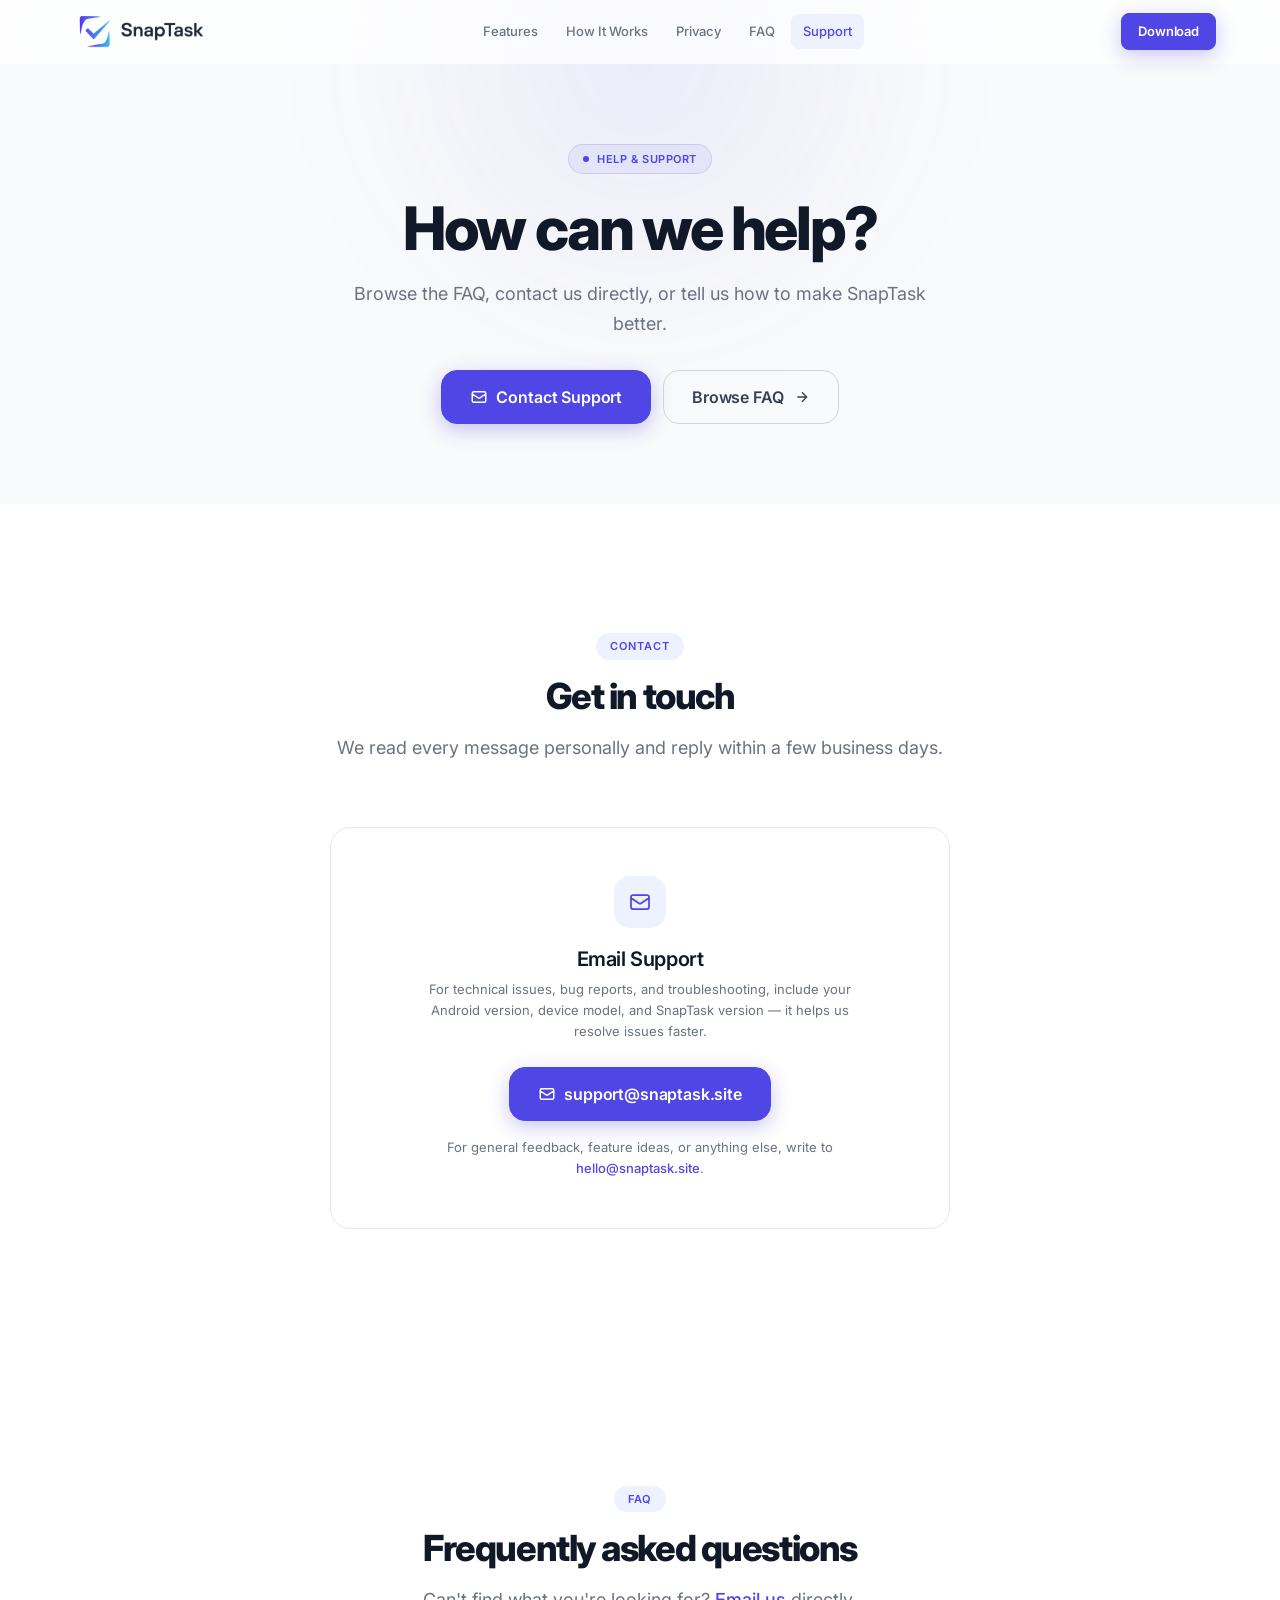
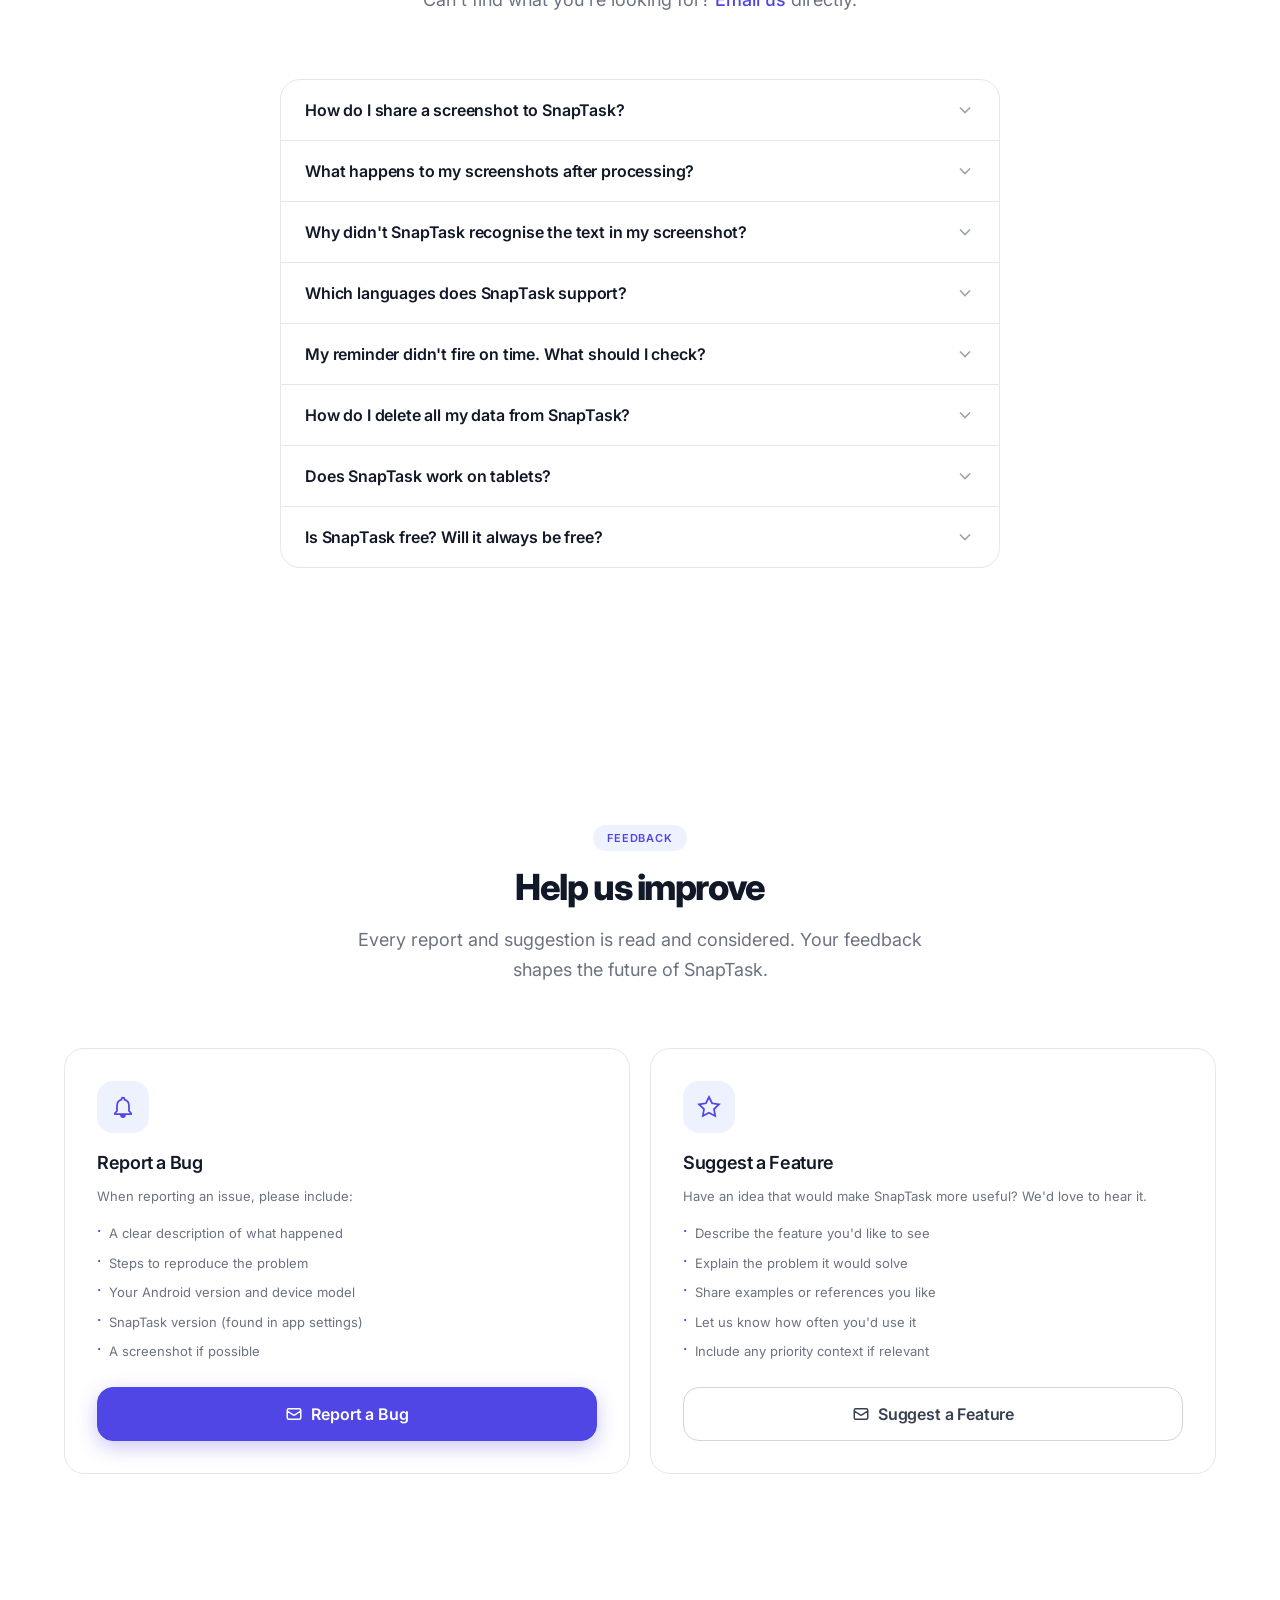
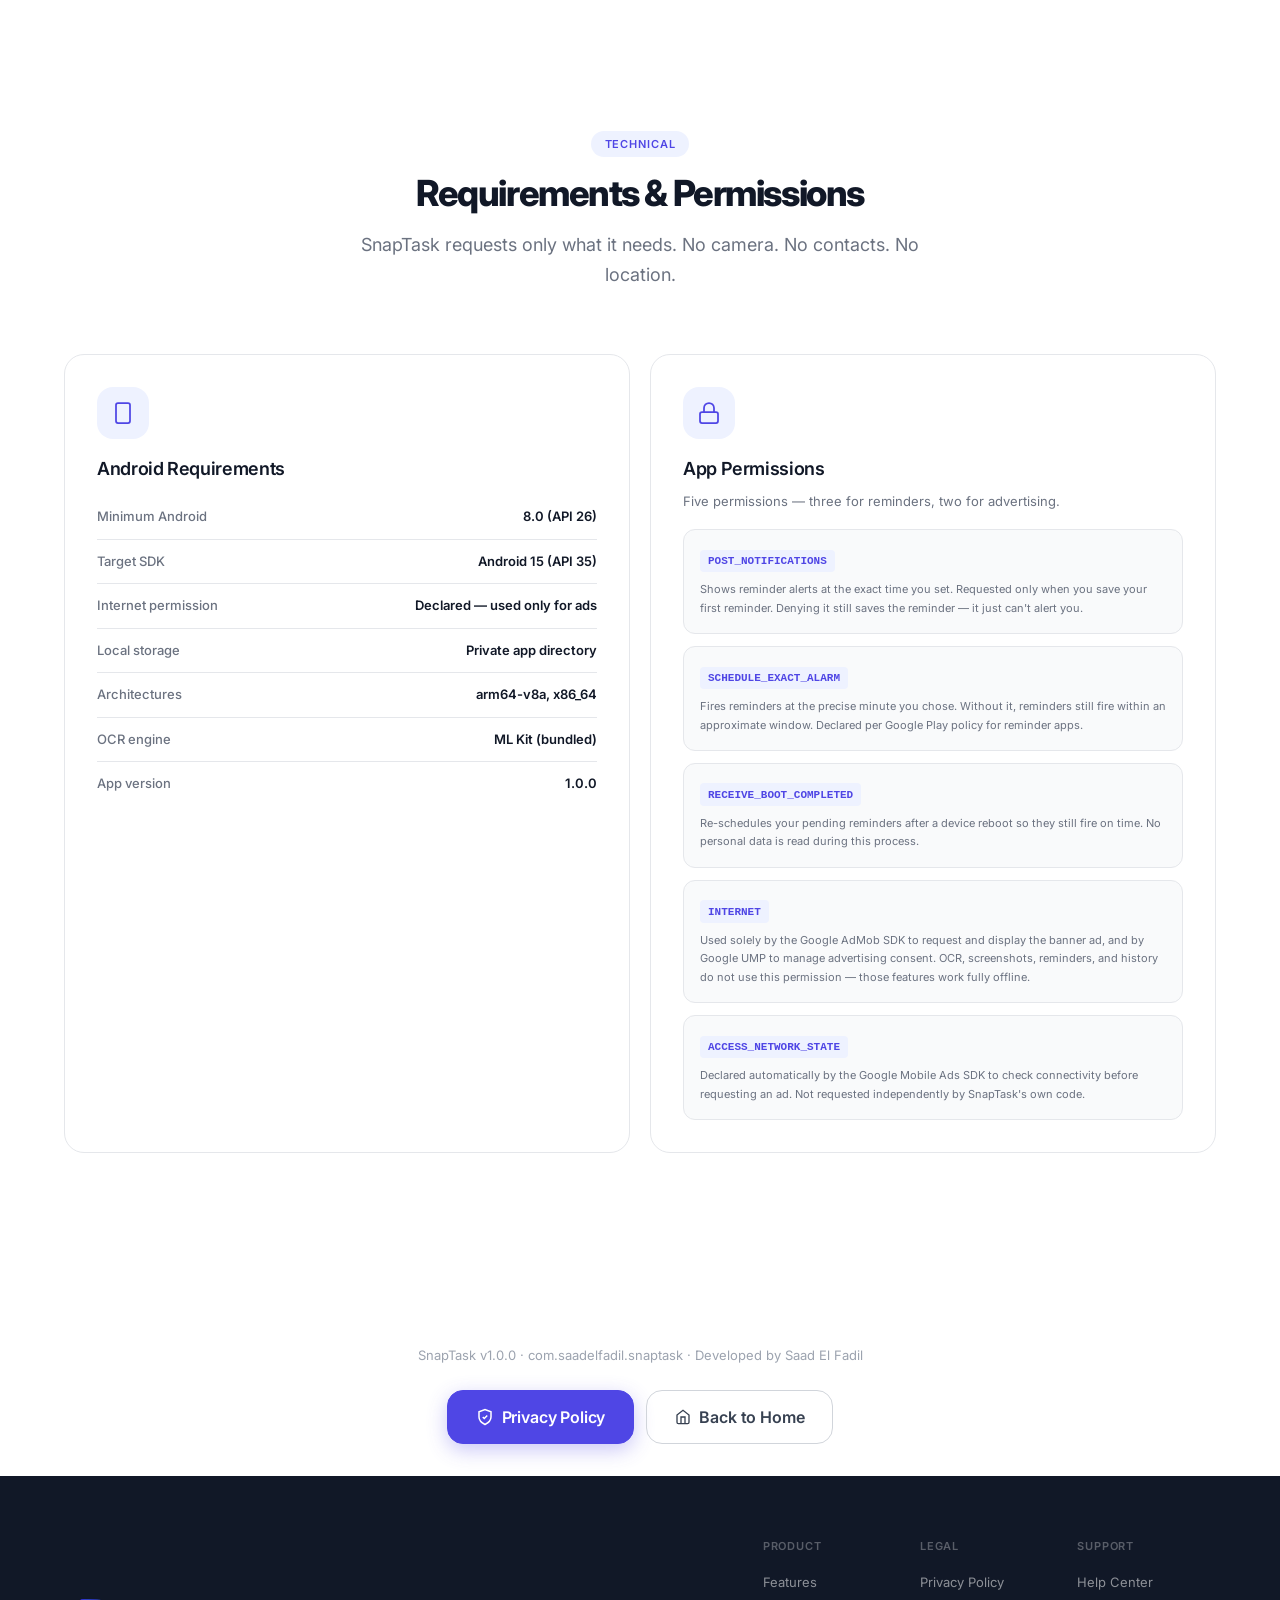
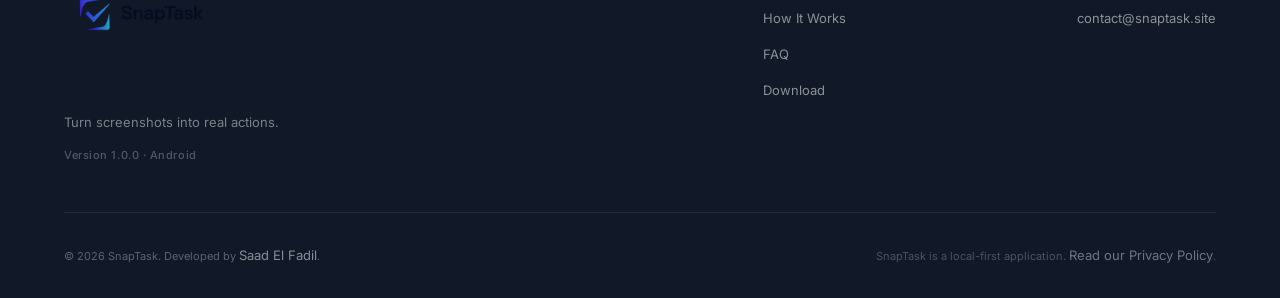
<file: support.html>
<!DOCTYPE html>
<html lang="en">
<head>

  <!-- ── Meta ──────────────────────────────────────────────────────────── -->
  <meta charset="UTF-8" />
  <meta name="viewport" content="width=device-width, initial-scale=1.0" />
  <meta name="theme-color" content="#4F46E5" />

  <!-- ── SEO ───────────────────────────────────────────────────────────── -->
  <title>Support — SnapTask</title>
  <meta name="description" content="Get help with SnapTask. Browse the FAQ, contact support, report a bug, or suggest a feature." />
  <meta name="robots" content="index, follow" />
  <link rel="canonical" href="https://snaptask.site/support.html" />

  <!-- ── Open Graph ─────────────────────────────────────────────────────── -->
  <meta property="og:type"        content="website" />
  <meta property="og:url"         content="https://snaptask.site/support.html" />
  <meta property="og:title"       content="Support — SnapTask" />
  <meta property="og:description" content="Get help with SnapTask. Browse the FAQ, contact support, report a bug, or suggest a feature." />
  <meta property="og:image"       content="https://snaptask.site/assets/hero-image.png" />
  <meta property="og:site_name"   content="SnapTask" />
  <meta property="og:locale"      content="en_US" />

  <!-- ── Twitter Card ──────────────────────────────────────────────────── -->
  <meta name="twitter:card"        content="summary_large_image" />
  <meta name="twitter:title"       content="Support — SnapTask" />
  <meta name="twitter:description" content="Get help with SnapTask. Browse the FAQ, contact support, report a bug, or suggest a feature." />
  <meta name="twitter:image"       content="https://snaptask.site/assets/hero-image.png" />

  <!-- ── Favicon ───────────────────────────────────────────────────────── -->
  <link rel="icon"             type="image/png" href="assets/favicon.png" />
  <link rel="apple-touch-icon"                  href="assets/favicon.png" />
  <link rel="manifest"                          href="manifest.webmanifest" />
  <meta name="apple-mobile-web-app-capable"     content="yes" />
  <meta name="apple-mobile-web-app-title"       content="SnapTask" />
  <meta name="apple-mobile-web-app-status-bar-style" content="default" />
  <meta name="author"                           content="Saad El Fadil" />

  <!-- ── Fonts ─────────────────────────────────────────────────────────── -->
  <link rel="preconnect" href="https://fonts.googleapis.com" />
  <link rel="preconnect" href="https://fonts.gstatic.com" crossorigin />
  <link href="https://fonts.googleapis.com/css2?family=Inter:wght@300;400;500;600;700;800&display=swap" rel="stylesheet" />

  <!-- ── Shared design system ──────────────────────────────────────────── -->
  <link rel="stylesheet" href="styles.css" />

</head>

<body>

  <!-- Skip navigation -->
  <a class="skip-link" href="#main-content">Skip to main content</a>


  <!-- ══════════════════════════════════════════════════════════════════════
       NAVIGATION  (identical to index.html — Support link is aria-current)
  ══════════════════════════════════════════════════════════════════════ -->
  <header class="site-header" id="site-header" role="banner">
    <nav class="nav container" aria-label="Main navigation">

      <a href="index.html" class="nav__logo" aria-label="SnapTask home">
        <img src="assets/logo.png" alt="SnapTask" width="auto" height="150" />
      </a>

      <ul class="nav__links" role="list">
        <li><a href="index.html#features"     class="nav__link">Features</a></li>
        <li><a href="index.html#how-it-works" class="nav__link">How It Works</a></li>
        <li><a href="privacy.html"            class="nav__link">Privacy</a></li>
        <li><a href="index.html#faq"          class="nav__link">FAQ</a></li>
        <li><a href="support.html" class="nav__link" aria-current="page">Support</a></li>
      </ul>

      <div class="nav__actions">
        <a href="index.html#download" class="btn btn--primary btn--sm" aria-label="Download SnapTask">
          Download
        </a>
      </div>

      <button
        class="nav__burger"
        id="nav-burger"
        aria-label="Open navigation menu"
        aria-expanded="false"
        aria-controls="mobile-menu"
      >
        <span class="nav__burger-bar"></span>
        <span class="nav__burger-bar"></span>
        <span class="nav__burger-bar"></span>
      </button>

    </nav>

    <div class="mobile-menu" id="mobile-menu" role="dialog" aria-label="Mobile navigation" hidden>
      <ul class="mobile-menu__links" role="list">
        <li><a href="index.html#features"     class="mobile-menu__link">Features</a></li>
        <li><a href="index.html#how-it-works" class="mobile-menu__link">How It Works</a></li>
        <li><a href="privacy.html"            class="mobile-menu__link">Privacy</a></li>
        <li><a href="index.html#faq"          class="mobile-menu__link">FAQ</a></li>
        <li><a href="support.html"            class="mobile-menu__link">Support</a></li>
        <li><a href="index.html#download"     class="mobile-menu__link mobile-menu__link--cta">Download</a></li>
      </ul>
    </div>
  </header>


  <main id="main-content">

    <!-- ════════════════════════════════════════════════════════════════════
         01 · HERO
    ════════════════════════════════════════════════════════════════════ -->
    <section class="support-hero" id="hero" aria-labelledby="support-heading">
      <div class="support-hero__glow" aria-hidden="true"></div>

      <div class="container">
        <div class="support-hero__content">

          <div class="badge" aria-label="Support Center">
            <span class="badge__dot" aria-hidden="true"></span>
            Help &amp; Support
          </div>

          <h1 class="support-hero__title" id="support-heading">
            How can we help?
          </h1>

          <p class="support-hero__desc">
            Browse the FAQ, contact us directly, or tell us
            how to make SnapTask better.
          </p>

          <div class="support-hero__actions">
            <a href="#contact" class="btn btn--primary btn--lg">
              <svg class="btn__icon" width="18" height="18" viewBox="0 0 24 24" fill="none" stroke="currentColor" stroke-width="2" aria-hidden="true">
                <path d="M3 8l7.89 5.26a2 2 0 002.22 0L21 8M5 19h14a2 2 0 002-2V7a2 2 0 00-2-2H5a2 2 0 00-2 2v10a2 2 0 002 2z"/>
              </svg>
              Contact Support
            </a>
            <a href="#faq" class="btn btn--ghost btn--lg">
              Browse FAQ
              <svg class="btn__icon btn__icon--right" width="16" height="16" viewBox="0 0 24 24" fill="none" stroke="currentColor" stroke-width="2" aria-hidden="true">
                <path d="M5 12h14M12 5l7 7-7 7"/>
              </svg>
            </a>
          </div>

        </div>
      </div>
    </section>


    <!-- ════════════════════════════════════════════════════════════════════
         02 · CONTACT SUPPORT
    ════════════════════════════════════════════════════════════════════ -->
    <section class="section" id="contact" aria-labelledby="contact-heading">
      <div class="container">

        <div class="section-header">
          <span class="section-label">Contact</span>
          <h2 class="section-title" id="contact-heading">Get in touch</h2>
          <p class="section-description">
            We read every message personally and reply within a few business days.
          </p>
        </div>

        <div class="feature-card contact-card">
          <div class="feature-card__icon" style="margin-inline: auto;">
            <svg width="24" height="24" viewBox="0 0 24 24" fill="none" stroke="currentColor" stroke-width="1.75" aria-hidden="true">
              <path d="M3 8l7.89 5.26a2 2 0 002.22 0L21 8M5 19h14a2 2 0 002-2V7a2 2 0 00-2-2H5a2 2 0 00-2 2v10a2 2 0 002 2z"/>
            </svg>
          </div>

          <h3 class="feature-card__title" style="font-size: var(--text-xl); margin-bottom: var(--sp-2);">Email Support</h3>

          <p class="feature-card__description" style="max-width: 440px; margin-inline: auto; margin-bottom: var(--sp-6);">
            For technical issues, bug reports, and troubleshooting, include your
            Android version, device model, and SnapTask version — it helps us
            resolve issues faster.
          </p>

          <a href="mailto:support@snaptask.site" class="btn btn--primary btn--lg">
            <svg class="btn__icon" width="18" height="18" viewBox="0 0 24 24" fill="none" stroke="currentColor" stroke-width="2" aria-hidden="true">
              <path d="M3 8l7.89 5.26a2 2 0 002.22 0L21 8M5 19h14a2 2 0 002-2V7a2 2 0 00-2-2H5a2 2 0 00-2 2v10a2 2 0 002 2z"/>
            </svg>
            support@snaptask.site
          </a>

          <p class="feature-card__description" style="max-width: 440px; margin-inline: auto; margin-top: var(--sp-4);">
            For general feedback, feature ideas, or anything else, write to
            <a href="mailto:hello@snaptask.site" class="text-link">hello@snaptask.site</a>.
          </p>
        </div>

      </div>
    </section>


    <!-- ════════════════════════════════════════════════════════════════════
         03 · FREQUENTLY ASKED QUESTIONS
    ════════════════════════════════════════════════════════════════════ -->
    <section class="section" id="faq"  aria-labelledby="faq-heading">
      <div class="container">

        <div class="section-header">
          <span class="section-label">FAQ</span>
          <h2 class="section-title" id="faq-heading">Frequently asked questions</h2>
          <p class="section-description">
            Can't find what you're looking for?
            <a href="mailto:hello@snaptask.site" class="text-link">Email us</a> directly.
          </p>
        </div>

        <!-- Reuses the exact same .faq__list / .faq-item classes — script.js wires these up automatically -->
        <div class="faq__list" role="list">

          <div class="faq-item" role="listitem">
            <button class="faq-item__question" aria-expanded="false" aria-controls="sfaq-1-answer" id="sfaq-1-btn">
              How do I share a screenshot to SnapTask?
              <span class="faq-item__chevron" aria-hidden="true">
                <svg width="20" height="20" viewBox="0 0 24 24" fill="none" stroke="currentColor" stroke-width="2"><polyline points="6 9 12 15 18 9"/></svg>
              </span>
            </button>
            <div class="faq-item__answer" id="sfaq-1-answer" role="region" aria-labelledby="sfaq-1-btn" hidden>
              <p>Take a screenshot on your Android device, then open the sharing menu (usually the share icon or "Share via"). Find and tap <strong>SnapTask</strong> in the app list. SnapTask opens automatically and begins processing immediately — no extra steps required.</p>
            </div>
          </div>

          <div class="faq-item" role="listitem">
            <button class="faq-item__question" aria-expanded="false" aria-controls="sfaq-2-answer" id="sfaq-2-btn">
              What happens to my screenshots after processing?
              <span class="faq-item__chevron" aria-hidden="true">
                <svg width="20" height="20" viewBox="0 0 24 24" fill="none" stroke="currentColor" stroke-width="2"><polyline points="6 9 12 15 18 9"/></svg>
              </span>
            </button>
            <div class="faq-item__answer" id="sfaq-2-answer" role="region" aria-labelledby="sfaq-2-btn" hidden>
              <p>Screenshots are stored in SnapTask's private app storage on your device and are never uploaded anywhere. You can view them in the History screen and delete individual items or everything at once. Uninstalling the app permanently removes all data.</p>
            </div>
          </div>

          <div class="faq-item" role="listitem">
            <button class="faq-item__question" aria-expanded="false" aria-controls="sfaq-3-answer" id="sfaq-3-btn">
              Why didn't SnapTask recognise the text in my screenshot?
              <span class="faq-item__chevron" aria-hidden="true">
                <svg width="20" height="20" viewBox="0 0 24 24" fill="none" stroke="currentColor" stroke-width="2"><polyline points="6 9 12 15 18 9"/></svg>
              </span>
            </button>
            <div class="faq-item__answer" id="sfaq-3-answer" role="region" aria-labelledby="sfaq-3-btn" hidden>
              <p>SnapTask uses Google's ML Kit bundled Latin text recognition, which works best on high-contrast printed or rendered text at a readable size. Very stylised fonts, extremely small text, handwriting, or low-resolution screenshots may produce incomplete results. Try sharing a larger or sharper screenshot for better accuracy.</p>
            </div>
          </div>

          <div class="faq-item" role="listitem">
            <button class="faq-item__question" aria-expanded="false" aria-controls="sfaq-4-answer" id="sfaq-4-btn">
              Which languages does SnapTask support?
              <span class="faq-item__chevron" aria-hidden="true">
                <svg width="20" height="20" viewBox="0 0 24 24" fill="none" stroke="currentColor" stroke-width="2"><polyline points="6 9 12 15 18 9"/></svg>
              </span>
            </button>
            <div class="faq-item__answer" id="sfaq-4-answer" role="region" aria-labelledby="sfaq-4-btn" hidden>
              <p>Version 1.0 uses the Latin-script OCR model, which covers all languages written in the Latin alphabet — English, French, Spanish, Portuguese, German, Italian, and many others. Non-Latin scripts (Arabic, Chinese, Cyrillic, etc.) are not supported in this version.</p>
            </div>
          </div>

          <div class="faq-item" role="listitem">
            <button class="faq-item__question" aria-expanded="false" aria-controls="sfaq-5-answer" id="sfaq-5-btn">
              My reminder didn't fire on time. What should I check?
              <span class="faq-item__chevron" aria-hidden="true">
                <svg width="20" height="20" viewBox="0 0 24 24" fill="none" stroke="currentColor" stroke-width="2"><polyline points="6 9 12 15 18 9"/></svg>
              </span>
            </button>
            <div class="faq-item__answer" id="sfaq-5-answer" role="region" aria-labelledby="sfaq-5-btn" hidden>
              <p>Check three things: (1) <strong>Alarms &amp; Reminders permission</strong> — go to Android Settings → Apps → SnapTask → Permissions and confirm it is granted. (2) <strong>Battery optimisation</strong> — some Android manufacturers restrict background alarms aggressively; try excluding SnapTask from battery optimisation. (3) <strong>Notifications</strong> — ensure notifications are enabled for SnapTask in Android Settings.</p>
            </div>
          </div>

          <div class="faq-item" role="listitem">
            <button class="faq-item__question" aria-expanded="false" aria-controls="sfaq-6-answer" id="sfaq-6-btn">
              How do I delete all my data from SnapTask?
              <span class="faq-item__chevron" aria-hidden="true">
                <svg width="20" height="20" viewBox="0 0 24 24" fill="none" stroke="currentColor" stroke-width="2"><polyline points="6 9 12 15 18 9"/></svg>
              </span>
            </button>
            <div class="faq-item__answer" id="sfaq-6-answer" role="region" aria-labelledby="sfaq-6-btn" hidden>
              <p>Delete individual items from the History or Reminders screens inside the app. To wipe everything at once, go to <strong>Android Settings → Apps → SnapTask → Storage → Clear Data</strong>. Uninstalling SnapTask removes all screenshots, extracted text, reminders, and settings permanently — there is no server copy.</p>
            </div>
          </div>

          <div class="faq-item" role="listitem">
            <button class="faq-item__question" aria-expanded="false" aria-controls="sfaq-7-answer" id="sfaq-7-btn">
              Does SnapTask work on tablets?
              <span class="faq-item__chevron" aria-hidden="true">
                <svg width="20" height="20" viewBox="0 0 24 24" fill="none" stroke="currentColor" stroke-width="2"><polyline points="6 9 12 15 18 9"/></svg>
              </span>
            </button>
            <div class="faq-item__answer" id="sfaq-7-answer" role="region" aria-labelledby="sfaq-7-btn" hidden>
              <p>Yes. SnapTask runs on any Android device with Android 8.0 (API 26) or higher, including tablets and foldables. The Share Intent flow works identically — take a screenshot and share it to SnapTask from any app.</p>
            </div>
          </div>

          <div class="faq-item" role="listitem">
            <button class="faq-item__question" aria-expanded="false" aria-controls="sfaq-8-answer" id="sfaq-8-btn">
              Is SnapTask free? Will it always be free?
              <span class="faq-item__chevron" aria-hidden="true">
                <svg width="20" height="20" viewBox="0 0 24 24" fill="none" stroke="currentColor" stroke-width="2"><polyline points="6 9 12 15 18 9"/></svg>
              </span>
            </button>
            <div class="faq-item__answer" id="sfaq-8-answer" role="region" aria-labelledby="sfaq-8-btn" hidden>
              <p>Yes, SnapTask is free — no in-app purchases and no subscription. The app shows a small banner ad, served by Google AdMob, to support development. If pricing or monetisation changes in a future version, the Privacy Policy will be updated in advance and users will be notified before the change takes effect.</p>
            </div>
          </div>

        </div><!-- /faq__list -->

      </div>
    </section>


    <!-- ════════════════════════════════════════════════════════════════════
         04 · REPORT A BUG  ╳  05 · SUGGEST A FEATURE
    ════════════════════════════════════════════════════════════════════ -->
    <section class="section" id="feedback" aria-labelledby="feedback-heading">
      <div class="container">

        <div class="section-header">
          <span class="section-label">Feedback</span>
          <h2 class="section-title" id="feedback-heading">Help us improve</h2>
          <p class="section-description">
            Every report and suggestion is read and considered.
            Your feedback shapes the future of SnapTask.
          </p>
        </div>

        <div class="two-col">

          <!-- 04 · Report a Bug -->
          <article class="feature-card" id="bug" aria-labelledby="bug-heading">
            <div class="feature-card__icon">
              <svg width="24" height="24" viewBox="0 0 24 24" fill="none" stroke="currentColor" stroke-width="1.75" aria-hidden="true">
                <path d="M12 22c1.1 0 2-.9 2-2h-4a2 2 0 002 2zm6-6v-5c0-3.07-1.64-5.64-4.5-6.32V4a1.5 1.5 0 00-3 0v.68C7.63 5.36 6 7.93 6 11v5l-2 2v1h16v-1l-2-2z"/>
              </svg>
            </div>

            <h3 class="feature-card__title" id="bug-heading">Report a Bug</h3>

            <p class="feature-card__description" style="margin-bottom: var(--sp-4);">
              When reporting an issue, please include:
            </p>

            <ul class="check-list" aria-label="What to include in a bug report">
              <li class="check-list__item">
                <span class="check-list__dot" aria-hidden="true">·</span>
                A clear description of what happened
              </li>
              <li class="check-list__item">
                <span class="check-list__dot" aria-hidden="true">·</span>
                Steps to reproduce the problem
              </li>
              <li class="check-list__item">
                <span class="check-list__dot" aria-hidden="true">·</span>
                Your Android version and device model
              </li>
              <li class="check-list__item">
                <span class="check-list__dot" aria-hidden="true">·</span>
                SnapTask version (found in app settings)
              </li>
              <li class="check-list__item">
                <span class="check-list__dot" aria-hidden="true">·</span>
                A screenshot if possible
              </li>
            </ul>

            <a
              href="mailto:support@snaptask.site?subject=SnapTask%20Bug%20Report&body=Android%20version%3A%0ADevice%3A%0ASnapTask%20version%3A%0A%0ADescription%3A"
              class="btn btn--primary btn--lg"
              style="width: 100%; justify-content: center;"
            >
              <svg class="btn__icon" width="18" height="18" viewBox="0 0 24 24" fill="none" stroke="currentColor" stroke-width="2" aria-hidden="true">
                <path d="M3 8l7.89 5.26a2 2 0 002.22 0L21 8M5 19h14a2 2 0 002-2V7a2 2 0 00-2-2H5a2 2 0 00-2 2v10a2 2 0 002 2z"/>
              </svg>
              Report a Bug
            </a>
          </article>

          <!-- 05 · Suggest a Feature -->
          <article class="feature-card" id="suggest" aria-labelledby="suggest-heading">
            <div class="feature-card__icon">
              <svg width="24" height="24" viewBox="0 0 24 24" fill="none" stroke="currentColor" stroke-width="1.75" aria-hidden="true">
                <polygon points="12 2 15.09 8.26 22 9.27 17 14.14 18.18 21.02 12 17.77 5.82 21.02 7 14.14 2 9.27 8.91 8.26 12 2"/>
              </svg>
            </div>

            <h3 class="feature-card__title" id="suggest-heading">Suggest a Feature</h3>

            <p class="feature-card__description" style="margin-bottom: var(--sp-4);">
              Have an idea that would make SnapTask more useful? We'd love to hear it.
            </p>

            <ul class="check-list" aria-label="What to include in a feature suggestion">
              <li class="check-list__item">
                <span class="check-list__dot" aria-hidden="true">·</span>
                Describe the feature you'd like to see
              </li>
              <li class="check-list__item">
                <span class="check-list__dot" aria-hidden="true">·</span>
                Explain the problem it would solve
              </li>
              <li class="check-list__item">
                <span class="check-list__dot" aria-hidden="true">·</span>
                Share examples or references you like
              </li>
              <li class="check-list__item">
                <span class="check-list__dot" aria-hidden="true">·</span>
                Let us know how often you'd use it
              </li>
              <li class="check-list__item">
                <span class="check-list__dot" aria-hidden="true">·</span>
                Include any priority context if relevant
              </li>
            </ul>

            <a
              href="mailto:hello@snaptask.site?subject=SnapTask%20Feature%20Suggestion"
              class="btn btn--ghost btn--lg"
              style="width: 100%; justify-content: center;"
            >
              <svg class="btn__icon" width="18" height="18" viewBox="0 0 24 24" fill="none" stroke="currentColor" stroke-width="2" aria-hidden="true">
                <path d="M3 8l7.89 5.26a2 2 0 002.22 0L21 8M5 19h14a2 2 0 002-2V7a2 2 0 00-2-2H5a2 2 0 00-2 2v10a2 2 0 002 2z"/>
              </svg>
              Suggest a Feature
            </a>
          </article>

        </div><!-- /two-col -->

      </div>
    </section>


    <!-- ════════════════════════════════════════════════════════════════════
         06 · ANDROID REQUIREMENTS  ╳  07 · APP PERMISSIONS
    ════════════════════════════════════════════════════════════════════ -->
    <section class="section" id="technical"  aria-labelledby="technical-heading">
      <div class="container">

        <div class="section-header">
          <span class="section-label">Technical</span>
          <h2 class="section-title" id="technical-heading">Requirements &amp; Permissions</h2>
          <p class="section-description">
            SnapTask requests only what it needs.
            No camera. No contacts. No location.
          </p>
        </div>

        <div class="two-col">

          <!-- 06 · Android Requirements -->
          <article class="feature-card" id="android-requirements" aria-labelledby="req-heading">
            <div class="feature-card__icon">
              <svg width="24" height="24" viewBox="0 0 24 24" fill="none" stroke="currentColor" stroke-width="1.75" aria-hidden="true">
                <rect x="5" y="2" width="14" height="20" rx="2"/>
                <line x1="12" y1="18" x2="12.01" y2="18"/>
              </svg>
            </div>

            <h3 class="feature-card__title" id="req-heading">Android Requirements</h3>

            <dl class="req-list">
              <div class="req-row">
                <dt>Minimum Android</dt>
                <dd>8.0 (API&nbsp;26)</dd>
              </div>
              <div class="req-row">
                <dt>Target SDK</dt>
                <dd>Android&nbsp;15 (API&nbsp;35)</dd>
              </div>
              <div class="req-row">
                <dt>Internet permission</dt>
                <dd>Declared — used only for ads</dd>
              </div>
              <div class="req-row">
                <dt>Local storage</dt>
                <dd>Private app directory</dd>
              </div>
              <div class="req-row">
                <dt>Architectures</dt>
                <dd>arm64-v8a, x86_64</dd>
              </div>
              <div class="req-row">
                <dt>OCR engine</dt>
                <dd>ML Kit (bundled)</dd>
              </div>
              <div class="req-row">
                <dt>App version</dt>
                <dd>1.0.0</dd>
              </div>
            </dl>
          </article>

          <!-- 07 · App Permissions -->
          <article class="feature-card" id="app-permissions" aria-labelledby="perm-heading">
            <div class="feature-card__icon">
              <svg width="24" height="24" viewBox="0 0 24 24" fill="none" stroke="currentColor" stroke-width="1.75" aria-hidden="true">
                <rect x="3" y="11" width="18" height="11" rx="2"/>
                <path d="M7 11V7a5 5 0 0110 0v4"/>
              </svg>
            </div>

            <h3 class="feature-card__title" id="perm-heading">App Permissions</h3>

            <p class="feature-card__description" style="margin-bottom: var(--sp-1);">
              Five permissions — three for reminders, two for advertising.
            </p>

            <ul class="perm-list" aria-label="App permissions declared in the manifest">

              <li class="perm-item">
                <span class="perm-code">POST_NOTIFICATIONS</span>
                <p class="perm-desc">
                  Shows reminder alerts at the exact time you set. Requested only
                  when you save your first reminder. Denying it still saves the
                  reminder — it just can't alert you.
                </p>
              </li>

              <li class="perm-item">
                <span class="perm-code">SCHEDULE_EXACT_ALARM</span>
                <p class="perm-desc">
                  Fires reminders at the precise minute you chose. Without it,
                  reminders still fire within an approximate window. Declared per
                  Google Play policy for reminder apps.
                </p>
              </li>

              <li class="perm-item">
                <span class="perm-code">RECEIVE_BOOT_COMPLETED</span>
                <p class="perm-desc">
                  Re-schedules your pending reminders after a device reboot so
                  they still fire on time. No personal data is read during this
                  process.
                </p>
              </li>

              <li class="perm-item">
                <span class="perm-code">INTERNET</span>
                <p class="perm-desc">
                  Used solely by the Google AdMob SDK to request and display the
                  banner ad, and by Google UMP to manage advertising consent.
                  OCR, screenshots, reminders, and history do not use this
                  permission — those features work fully offline.
                </p>
              </li>

              <li class="perm-item">
                <span class="perm-code">ACCESS_NETWORK_STATE</span>
                <p class="perm-desc">
                  Declared automatically by the Google Mobile Ads SDK to check
                  connectivity before requesting an ad. Not requested
                  independently by SnapTask's own code.
                </p>
              </li>

            </ul>
          </article>

        </div><!-- /two-col -->

      </div>
    </section>


    <!-- ════════════════════════════════════════════════════════════════════
         08 · PRIVACY POLICY  +  09 · BACK TO HOME
    ════════════════════════════════════════════════════════════════════ -->
    <section class="section support-cta" id="more" aria-label="Additional links">
      <div class="container">

        <p class="support-cta__meta">
          SnapTask&nbsp;v1.0.0 · com.saadelfadil.snaptask · Developed by Saad El Fadil
        </p>

        <div class="support-cta__actions">
          <a href="privacy.html" class="btn btn--primary btn--lg">
            <svg class="btn__icon" width="18" height="18" viewBox="0 0 24 24" fill="none" stroke="currentColor" stroke-width="2" aria-hidden="true">
              <path d="M12 22s8-4 8-10V5l-8-3-8 3v7c0 6 8 10 8 10z"/>
              <path d="M9 12l2 2 4-4"/>
            </svg>
            Privacy Policy
          </a>

          <a href="index.html" class="btn btn--ghost btn--lg">
            <svg class="btn__icon" width="16" height="16" viewBox="0 0 24 24" fill="none" stroke="currentColor" stroke-width="2" aria-hidden="true">
              <path d="M3 9l9-7 9 7v11a2 2 0 01-2 2H5a2 2 0 01-2-2z"/>
              <polyline points="9 22 9 12 15 12 15 22"/>
            </svg>
            Back to Home
          </a>
        </div>

      </div>
    </section>

  </main>


  <!-- ══════════════════════════════════════════════════════════════════════
       FOOTER  (identical to index.html — anchor links updated to absolute paths)
  ══════════════════════════════════════════════════════════════════════ -->
  <footer class="site-footer" role="contentinfo">
    <div class="container">

      <div class="footer__layout">

        <div class="footer__brand">
          <a href="index.html" class="footer__logo" aria-label="SnapTask home">
            <img src="assets/logo.png" alt="SnapTask" height="150" loading="lazy" />
          </a>
          <p class="footer__tagline">Turn screenshots into real actions.</p>
          <p class="footer__meta">Version 1.0.0 · Android</p>
        </div>

        <nav class="footer__nav" aria-label="Footer navigation">

          <div class="footer__nav-group">
            <h3 class="footer__nav-heading">Product</h3>
            <ul class="footer__nav-list" role="list">
              <li><a href="index.html#features"     class="footer__nav-link">Features</a></li>
              <li><a href="index.html#how-it-works" class="footer__nav-link">How It Works</a></li>
              <li><a href="index.html#faq"          class="footer__nav-link">FAQ</a></li>
              <li><a href="index.html#download"     class="footer__nav-link">Download</a></li>
            </ul>
          </div>

          <div class="footer__nav-group">
            <h3 class="footer__nav-heading">Legal</h3>
            <ul class="footer__nav-list" role="list">
              <li><a href="privacy.html" class="footer__nav-link">Privacy Policy</a></li>
            </ul>
          </div>

          <div class="footer__nav-group">
            <h3 class="footer__nav-heading">Support</h3>
            <ul class="footer__nav-list" role="list">
              <li><a href="support.html" class="footer__nav-link" aria-current="page">Help Center</a></li>
              <li>
                <a href="mailto:contact@snaptask.site" class="footer__nav-link">
                  contact@snaptask.site
                </a>
              </li>
            </ul>
          </div>

        </nav>

      </div><!-- /footer__layout -->

      <div class="footer__bottom">
        <p class="footer__copyright">
          &copy; 2026 SnapTask. Developed by
          <a href="mailto:contact@snaptask.site" class="footer__nav-link">Saad El Fadil</a>.
        </p>
        <p class="footer__legal-note">
          SnapTask is a local-first application.
          <a href="privacy.html" class="footer__nav-link">Read our Privacy Policy</a>.
        </p>
      </div>

    </div>
  </footer><!-- /site-footer -->


  <!-- ── Script (shared with index.html — sticky nav, mobile menu, FAQ accordion) -->
  <script src="script.js"></script>

</body>
</html>
</file>
<file: styles.css>
/* ============================================================
   SnapTask — styles.css
   Official landing page for SnapTask Android application
   "Turn screenshots into real actions."
   ============================================================

   Table of Contents
   ─────────────────
   01  Design Tokens (CSS Custom Properties)
   02  CSS Reset & Base
   03  Typography Utilities
   04  Layout & Container
   05  Section Shared Styles
   06  Buttons
   07  Badge
   08  Navigation
   09  Mobile Menu
   10  Hero Section
   11  Features Section
   12  How It Works Section
   13  Privacy Section
   14  FAQ Accordion
   15  CTA Section
   16  Footer
   17  Animations & Keyframes
   18  Focus & Accessibility
   19  Reduced Motion
   20  Responsive — Tablet  (≤ 1024 px)
   21  Responsive — Compact (≤ 900 px)
   22  Responsive — Mobile  (≤ 640 px)
   23  Responsive — XSmall  (≤ 380 px)
   ============================================================ */

/* ── 01  Design Tokens ────────────────────────────────────────────────── */
:root {
  /* Brand palette */
  --c-primary: #4f46e5;
  --c-primary-dark: #4338ca;
  --c-primary-darker: #312e81;
  --c-primary-light: #818cf8;
  --c-primary-pale: #eef2ff;
  --c-secondary: #22d3ee;
  --c-secondary-dark: #0891b2;
  --c-secondary-pale: #ecfeff;

  /* Neutrals */
  --c-bg: #ffffff;
  --c-surface: #f9fafb;
  --c-surface-2: #f3f4f6;
  --c-border: #e5e7eb;
  --c-border-strong: #d1d5db;
  --c-text: #111827;
  --c-text-2: #374151;
  --c-text-3: #6b7280;
  --c-text-4: #9ca3af;

  /* Typography */
  --font:
    "Inter", -apple-system, BlinkMacSystemFont, "Segoe UI", system-ui,
    sans-serif;

  /* Type scale (rem) */
  --text-xs: 0.6875rem; /* 11 px */
  --text-sm: 0.8125rem; /* 13 px */
  --text-base: 1rem; /* 16 px */
  --text-lg: 1.125rem; /* 18 px */
  --text-xl: 1.25rem; /* 20 px */
  --text-2xl: 1.5rem; /* 24 px */
  --text-3xl: 1.875rem; /* 30 px */
  --text-4xl: 2.25rem; /* 36 px */
  --text-5xl: 3rem; /* 48 px */
  --text-6xl: 3.75rem; /* 60 px */
  --text-7xl: 4.5rem; /* 72 px */

  /* Font weights */
  --fw-light: 300;
  --fw-regular: 400;
  --fw-medium: 500;
  --fw-semibold: 600;
  --fw-bold: 700;
  --fw-extrabold: 800;

  /* Line heights */
  --lh-tight: 1.15;
  --lh-snug: 1.3;
  --lh-normal: 1.5;
  --lh-relaxed: 1.65;

  /* Letter spacing */
  --ls-tight: -0.04em;
  --ls-snug: -0.025em;
  --ls-normal: 0;
  --ls-wide: 0.05em;
  --ls-wider: 0.08em;

  /* Spacing scale */
  --sp-1: 0.25rem;
  --sp-2: 0.5rem;
  --sp-3: 0.75rem;
  --sp-4: 1rem;
  --sp-5: 1.25rem;
  --sp-6: 1.5rem;
  --sp-8: 2rem;
  --sp-10: 2.5rem;
  --sp-12: 3rem;
  --sp-16: 4rem;
  --sp-20: 5rem;
  --sp-24: 6rem;
  --sp-32: 8rem;

  /* Border radius */
  --r-sm: 6px;
  --r-md: 8px;
  --r-lg: 12px;
  --r-xl: 16px;
  --r-2xl: 20px;
  --r-3xl: 28px;
  --r-full: 9999px;

  /* Shadows */
  --sh-xs: 0 1px 2px rgba(0, 0, 0, 0.05);
  --sh-sm: 0 1px 3px rgba(0, 0, 0, 0.08), 0 1px 2px rgba(0, 0, 0, 0.04);
  --sh-md:
    0 4px 6px -1px rgba(0, 0, 0, 0.08), 0 2px 4px -1px rgba(0, 0, 0, 0.04);
  --sh-lg:
    0 10px 15px -3px rgba(0, 0, 0, 0.08), 0 4px 6px -2px rgba(0, 0, 0, 0.04);
  --sh-xl:
    0 20px 25px -5px rgba(0, 0, 0, 0.08), 0 10px 10px -5px rgba(0, 0, 0, 0.04);
  --sh-2xl: 0 25px 50px -12px rgba(0, 0, 0, 0.18);
  --sh-primary: 0 6px 20px rgba(79, 70, 229, 0.3);
  --sh-primary-lg: 0 14px 36px rgba(79, 70, 229, 0.38);

  /* Transitions */
  --ease: 200ms ease;
  --ease-slow: 300ms ease;
  --ease-spring: cubic-bezier(0.175, 0.885, 0.32, 1.275);

  /* Layout */
  --container-max: 1200px;
  --container-px: 1.5rem;
  --nav-h: 64px;

  /* Z-index layers */
  --z-base: 0;
  --z-raised: 10;
  --z-sticky: 200;
  --z-overlay: 300;
}

/* ── 02  CSS Reset & Base ─────────────────────────────────────────────── */
*,
*::before,
*::after {
  box-sizing: border-box;
  margin: 0;
  padding: 0;
}

html {
  font-size: 16px;
  scroll-behavior: smooth;
  /* Offset anchor jumps so content clears the fixed nav */
  scroll-padding-top: calc(var(--nav-h) + var(--sp-4));
  -webkit-font-smoothing: antialiased;
  -moz-osx-font-smoothing: grayscale;
  text-rendering: optimizeLegibility;
}

body {
  font-family: var(--font);
  font-size: var(--text-base);
  font-weight: var(--fw-regular);
  line-height: var(--lh-normal);
  color: var(--c-text);
  background-color: var(--c-bg);
  overflow-x: hidden;
}

img,
video,
svg {
  display: block;
  max-width: 100%;
}

img {
  height: auto;
}

a {
  color: inherit;
  text-decoration: none;
}

button {
  font-family: inherit;
  cursor: pointer;
  border: none;
  background: none;
  padding: 0;
}

ul,
ol {
  list-style: none;
}

h1,
h2,
h3,
h4,
h5,
h6 {
  font-weight: var(--fw-bold);
  line-height: var(--lh-tight);
  letter-spacing: var(--ls-snug);
  color: var(--c-text);
}

p {
  color: var(--c-text-3);
  line-height: var(--lh-relaxed);
}

strong {
  font-weight: var(--fw-semibold);
  color: var(--c-text);
}

/* ── 03  Typography Utilities ─────────────────────────────────────────── */

/* Inline text link used inside body copy */
.text-link {
  color: var(--c-primary);
  font-weight: var(--fw-medium);
  border-bottom: 1px solid transparent;
  transition: border-color var(--ease);
}
.text-link:hover {
  border-bottom-color: var(--c-primary);
}

/* ── 04  Layout & Container ───────────────────────────────────────────── */
.container {
  width: 100%;
  max-width: var(--container-max);
  margin-inline: auto;
  padding-inline: var(--container-px);
}

/* ── 05  Section Shared Styles ────────────────────────────────────────── */

/* Vertical rhythm for every major section */
.section {
  padding-block: var(--sp-32);
}

/* Centred section header block */
.section-header {
  text-align: center;
  max-width: 620px;
  margin-inline: auto;
  margin-bottom: var(--sp-16);
}

.section-label {
  display: inline-block;
  font-size: var(--text-xs);
  font-weight: var(--fw-semibold);
  letter-spacing: var(--ls-wider);
  text-transform: uppercase;
  color: var(--c-primary);
  background: var(--c-primary-pale);
  padding: 0.3rem 0.875rem;
  border-radius: var(--r-full);
  margin-bottom: var(--sp-4);
}

.section-title {
  font-size: clamp(var(--text-3xl), 4vw, var(--text-4xl));
  font-weight: var(--fw-extrabold);
  letter-spacing: var(--ls-tight);
  color: var(--c-text);
  margin-bottom: var(--sp-4);
  line-height: var(--lh-tight);
}

.section-description {
  font-size: var(--text-lg);
  color: var(--c-text-3);
  line-height: var(--lh-relaxed);
}

/* ── 06  Buttons ──────────────────────────────────────────────────────── */
.btn {
  /* Base shell */
  display: inline-flex;
  align-items: center;
  justify-content: center;
  gap: 0.5rem;
  font-family: var(--font);
  font-weight: var(--fw-semibold);
  letter-spacing: -0.01em;
  border-radius: var(--r-lg);
  border: 1.5px solid transparent;
  text-decoration: none;
  white-space: nowrap;
  -webkit-user-select: none;
  user-select: none;
  cursor: pointer;
  position: relative;
  overflow: hidden;
  transition:
    background-color var(--ease),
    border-color var(--ease),
    color var(--ease),
    box-shadow var(--ease),
    transform var(--ease);
}

/* ── Sizes */
.btn--sm {
  font-size: var(--text-sm);
  padding: 0.5rem 1rem;
  border-radius: var(--r-md);
  gap: 0.375rem;
}
.btn--lg {
  font-size: var(--text-base);
  padding: 0.875rem 1.75rem;
  border-radius: var(--r-xl);
}

/* ── Primary (indigo) */
.btn--primary {
  background: var(--c-primary);
  color: #fff;
  border-color: var(--c-primary);
  box-shadow: var(--sh-primary);
}
.btn--primary:hover {
  background: var(--c-primary-dark);
  border-color: var(--c-primary-dark);
  box-shadow: var(--sh-primary-lg);
  transform: translateY(-1px);
}
.btn--primary:active {
  transform: translateY(0);
  box-shadow: var(--sh-primary);
}

/* ── Ghost (outline on white) */
.btn--ghost {
  background: transparent;
  color: var(--c-text-2);
  border-color: var(--c-border-strong);
}
.btn--ghost:hover {
  background: var(--c-surface);
  border-color: var(--c-text-3);
  color: var(--c-text);
  transform: translateY(-1px);
}
.btn--ghost:active {
  transform: translateY(0);
}

/* ── White (for dark / gradient card backgrounds) */
.btn--white {
  background: #fff;
  color: var(--c-primary);
  border-color: #fff;
  box-shadow: var(--sh-lg);
}
.btn--white:hover {
  background: rgba(255, 255, 255, 0.92);
  box-shadow: var(--sh-xl);
  transform: translateY(-1px);
}
.btn--white:active {
  transform: translateY(0);
}

/* ── Ghost-white (outline on dark backgrounds) */
.btn--ghost-white {
  background: transparent;
  color: #fff;
  border-color: rgba(255, 255, 255, 0.38);
}
.btn--ghost-white:hover {
  background: rgba(255, 255, 255, 0.1);
  border-color: rgba(255, 255, 255, 0.65);
  transform: translateY(-1px);
}
.btn--ghost-white:active {
  transform: translateY(0);
}

/* ── Icon helpers */
.btn__icon {
  flex-shrink: 0;
}
.btn__icon--right {
  margin-left: 0.125rem;
  transition: transform var(--ease);
}

.btn--ghost:hover .btn__icon--right,
.btn--primary:hover .btn__icon--right,
.btn--ghost-white:hover .btn__icon--right {
  transform: translateX(3px);
}

/* ── Focus ring shared across all variants */
.btn:focus-visible {
  outline: 3px solid var(--c-primary);
  outline-offset: 3px;
}

/* ── 07  Badge ────────────────────────────────────────────────────────── */
.badge {
  display: inline-flex;
  align-items: center;
  gap: var(--sp-2);
  padding: 0.35rem 0.875rem;
  background: rgba(79, 70, 229, 0.07);
  border: 1px solid rgba(79, 70, 229, 0.17);
  border-radius: var(--r-full);
  font-size: var(--text-xs);
  font-weight: var(--fw-semibold);
  letter-spacing: var(--ls-wide);
  text-transform: uppercase;
  color: var(--c-primary);
  margin-bottom: var(--sp-5);
}

/* Pulsing status dot */
.badge__dot {
  display: block;
  width: 6px;
  height: 6px;
  background: var(--c-primary);
  border-radius: 50%;
  flex-shrink: 0;
  animation: pulse-dot 2.5s ease-in-out infinite;
}

/* ── 08  Navigation ───────────────────────────────────────────────────── */
.site-header {
  position: fixed;
  inset-block-start: 0;
  inset-inline: 0;
  z-index: var(--z-sticky);
  height: var(--nav-h);

  /* Glassmorphism base — subtle by default */
  background: rgba(255, 255, 255, 0.72);
  backdrop-filter: blur(12px) saturate(180%);
  -webkit-backdrop-filter: blur(12px) saturate(180%);
  border-bottom: 1px solid transparent;

  transition:
    background-color var(--ease-slow),
    border-color var(--ease-slow),
    box-shadow var(--ease-slow);
}

/* JS adds `.scrolled` after the user has scrolled past 10 px */
.site-header.scrolled {
  background: rgba(255, 255, 255, 0.96);
  border-bottom-color: var(--c-border);
  box-shadow: var(--sh-sm);
}

/* Nav flex row */
.nav {
  display: flex;
  align-items: center;
  justify-content: space-between;
  height: 100%;
  gap: var(--sp-6);
}

/* Logo */
.nav__logo {
  flex-shrink: 0;
  display: flex;
  align-items: center;
  opacity: 0.9;
  transition: opacity var(--ease);
}
.nav__logo:hover {
  opacity: 1;
}
.nav__logo img {
  height: 150px;
  width: auto;
  display: block;
}

/* Desktop link list */
.nav__links {
  display: flex;
  align-items: center;
  gap: var(--sp-1);
}

.nav__link {
  display: block;
  padding: var(--sp-2) var(--sp-3);
  font-size: var(--text-sm);
  font-weight: var(--fw-medium);
  color: var(--c-text-3);
  border-radius: var(--r-md);
  transition:
    color var(--ease),
    background-color var(--ease);
}
.nav__link:hover {
  color: var(--c-text);
  background: var(--c-surface);
}
.nav__link:focus-visible {
  outline: 2px solid var(--c-primary);
  outline-offset: 2px;
  border-radius: var(--r-md);
}

/* Right-side CTA area */
.nav__actions {
  display: flex;
  align-items: center;
  gap: var(--sp-3);
  flex-shrink: 0;
}

/* Hamburger button (hidden on desktop) */
.nav__burger {
  display: none;
  flex-direction: column;
  justify-content: center;
  align-items: center;
  gap: 5px;
  width: 40px;
  height: 40px;
  border-radius: var(--r-md);
  transition: background-color var(--ease);
}
.nav__burger:hover {
  background: var(--c-surface);
}

.nav__burger-bar {
  display: block;
  width: 22px;
  height: 2px;
  background: var(--c-text);
  border-radius: 2px;
  transition:
    transform var(--ease),
    opacity var(--ease);
}

/* Burger → X animation */
.nav__burger[aria-expanded="true"] .nav__burger-bar:nth-child(1) {
  transform: translateY(7px) rotate(45deg);
}
.nav__burger[aria-expanded="true"] .nav__burger-bar:nth-child(2) {
  opacity: 0;
  transform: scaleX(0);
}
.nav__burger[aria-expanded="true"] .nav__burger-bar:nth-child(3) {
  transform: translateY(-7px) rotate(-45deg);
}
.nav__burger:focus-visible {
  outline: 2px solid var(--c-primary);
  outline-offset: 2px;
}

/* ── 09  Mobile Menu ──────────────────────────────────────────────────── */
.mobile-menu {
  background: rgba(255, 255, 255, 0.98);
  backdrop-filter: blur(16px);
  -webkit-backdrop-filter: blur(16px);
  border-bottom: 1px solid var(--c-border);
  padding: var(--sp-3) var(--container-px) var(--sp-5);
}

/* The HTML `hidden` attribute already removes the element from flow;
   this is just belt-and-suspenders for JS-toggled visibility */
.mobile-menu[hidden] {
  display: none;
}

.mobile-menu__links {
  display: flex;
  flex-direction: column;
  gap: var(--sp-1);
}

.mobile-menu__link {
  display: block;
  padding: var(--sp-3) var(--sp-4);
  font-size: var(--text-base);
  font-weight: var(--fw-medium);
  color: var(--c-text-3);
  border-radius: var(--r-lg);
  transition:
    color var(--ease),
    background-color var(--ease);
}
.mobile-menu__link:hover {
  color: var(--c-text);
  background: var(--c-surface);
}

/* CTA variant in mobile menu */
.mobile-menu__link--cta {
  margin-top: var(--sp-2);
  text-align: center;
  background: var(--c-primary);
  color: #fff;
  font-weight: var(--fw-semibold);
}
.mobile-menu__link--cta:hover {
  background: var(--c-primary-dark);
  color: #fff;
}

/* ── 10  Hero Section ─────────────────────────────────────────────────── */
.hero {
  position: relative;
  min-height: 100svh;
  display: flex;
  align-items: center;
  /* Room for the fixed nav + breathing space */
  padding-top: calc(var(--nav-h) + var(--sp-20));
  padding-bottom: var(--sp-24);
  overflow: hidden;
}

/* ── Background layer */
.hero__bg {
  position: absolute;
  inset: 0;
  z-index: 0;
  pointer-events: none;
  overflow: hidden;
}

/* Subtle dot grid */
.hero__grid {
  position: absolute;
  inset: 0;
  background-image:
    linear-gradient(rgba(79, 70, 229, 0.03) 1px, transparent 1px),
    linear-gradient(90deg, rgba(79, 70, 229, 0.03) 1px, transparent 1px);
  background-size: 48px 48px;
  -webkit-mask-image: linear-gradient(
    to bottom,
    transparent 0%,
    rgba(0, 0, 0, 0.55) 18%,
    rgba(0, 0, 0, 0.55) 78%,
    transparent 100%
  );
  mask-image: linear-gradient(
    to bottom,
    transparent 0%,
    rgba(0, 0, 0, 0.55) 18%,
    rgba(0, 0, 0, 0.55) 78%,
    transparent 100%
  );
}

/* Colour blobs */
.hero__blob {
  position: absolute;
  border-radius: 50%;
  filter: blur(72px);
  will-change: transform;
}
.hero__blob--1 {
  width: 680px;
  height: 680px;
  background: radial-gradient(
    ellipse,
    rgba(79, 70, 229, 0.15) 0%,
    transparent 68%
  );
  top: -180px;
  right: -120px;
  animation: blob-drift-a 14s ease-in-out infinite;
}
.hero__blob--2 {
  width: 480px;
  height: 480px;
  background: radial-gradient(
    ellipse,
    rgba(34, 211, 238, 0.12) 0%,
    transparent 68%
  );
  bottom: -80px;
  left: -80px;
  animation: blob-drift-b 18s ease-in-out infinite;
}

/* ── Two-column layout */
.hero__layout {
  position: relative;
  z-index: 1;
  display: grid;
  grid-template-columns: 1fr 1fr;
  align-items: center;
  gap: var(--sp-16);
}

/* ── Left: copy */
.hero__copy {
  max-width: 580px;
}

.hero__headline {
  font-size: clamp(var(--text-4xl), 5.5vw, var(--text-7xl));
  font-weight: var(--fw-extrabold);
  letter-spacing: var(--ls-tight);
  line-height: 1.04;
  color: var(--c-text);
  margin-bottom: var(--sp-6);
  /* Entrance animation */
  animation: fade-up 0.8s ease both;
  animation-delay: 0.05s;
}

/* Gradient "real actions." span */
.hero__headline-gradient {
  background: linear-gradient(
    130deg,
    var(--c-primary) 0%,
    var(--c-secondary) 100%
  );
  -webkit-background-clip: text;
  -webkit-text-fill-color: transparent;
  background-clip: text;
  display: inline;
}

.hero__description {
  font-size: var(--text-lg);
  color: var(--c-text-3);
  line-height: var(--lh-relaxed);
  max-width: 500px;
  margin-bottom: var(--sp-8);
  animation: fade-up 0.8s ease both;
  animation-delay: 0.15s;
}

.hero__buttons {
  display: flex;
  flex-wrap: wrap;
  align-items: center;
  gap: var(--sp-3);
  margin-bottom: var(--sp-8);
  animation: fade-up 0.8s ease both;
  animation-delay: 0.25s;
}

/* Trust strip */
.hero__trust {
  display: flex;
  flex-wrap: wrap;
  gap: var(--sp-5);
  padding-top: var(--sp-6);
  border-top: 1px solid var(--c-border);
  animation: fade-up 0.8s ease both;
  animation-delay: 0.35s;
}

.trust-item {
  display: flex;
  align-items: center;
  gap: var(--sp-2);
  font-size: var(--text-sm);
  font-weight: var(--fw-medium);
  color: var(--c-text-3);
}
.trust-item svg {
  color: var(--c-primary);
  opacity: 0.75;
  flex-shrink: 0;
}

/* ── Right: phone visual */
.hero__visual {
  display: flex;
  justify-content: center;
  align-items: center;
  animation: fade-up 0.9s ease both;
  animation-delay: 0.2s;
}

.hero__phone-wrap {
  position: relative;
  display: inline-flex;
}

/* Ambient glow behind the phone */
.hero__phone-glow {
  position: absolute;
  inset: -64px;
  background: radial-gradient(
    ellipse at center,
    rgba(79, 70, 229, 0.26) 0%,
    rgba(34, 211, 238, 0.13) 45%,
    transparent 70%
  );
  filter: blur(36px);
  border-radius: 50%;
  animation: blob-drift-a 9s ease-in-out infinite;
}

.hero__phone-img {
  position: relative;
  z-index: 1;
  width: 100%;
  max-width: 320px;
  border-radius: var(--r-3xl);
  box-shadow:
    0 0 0 1px rgba(0, 0, 0, 0.06),
    var(--sh-2xl),
    0 8px 32px rgba(79, 70, 229, 0.18);
  animation: float 7s ease-in-out infinite;
}

/* ── 11  Features Section ─────────────────────────────────────────────── */
.features {
  background: var(--c-surface);
}

/* 3-column grid */
.features__grid {
  display: grid;
  grid-template-columns: repeat(3, 1fr);
  gap: 1.25rem;
}

/* Individual card */
.feature-card {
  background: var(--c-bg);
  border: 1px solid var(--c-border);
  border-radius: var(--r-2xl);
  padding: var(--sp-8);
  transition:
    transform var(--ease-slow),
    box-shadow var(--ease-slow),
    border-color var(--ease-slow);
}
.feature-card:hover {
  transform: translateY(-4px);
  box-shadow: var(--sh-xl);
  border-color: rgba(79, 70, 229, 0.22);
}

/* Icon container */
.feature-card__icon {
  width: 52px;
  height: 52px;
  background: var(--c-primary-pale);
  border-radius: var(--r-xl);
  display: flex;
  align-items: center;
  justify-content: center;
  color: var(--c-primary);
  margin-bottom: var(--sp-5);
  transition:
    background-color var(--ease),
    color var(--ease),
    transform var(--ease);
}
.feature-card:hover .feature-card__icon {
  background: var(--c-primary);
  color: #fff;
  transform: scale(1.08) rotate(-4deg);
}

.feature-card__title {
  font-size: var(--text-lg);
  font-weight: var(--fw-semibold);
  letter-spacing: -0.02em;
  color: var(--c-text);
  margin-bottom: var(--sp-3);
}

.feature-card__description {
  font-size: var(--text-sm);
  color: var(--c-text-3);
  line-height: var(--lh-relaxed);
}

/* ── 12  How It Works Section ─────────────────────────────────────────── */
.how-it-works {
  background: var(--c-bg);
}

/* 4-column grid of steps */
.steps {
  list-style: none;
  display: grid;
  grid-template-columns: repeat(4, 1fr);
  gap: 0;
  position: relative;
  margin-top: var(--sp-16);
}

/* Horizontal connector line spanning the inner steps */
.steps::before {
  content: "";
  position: absolute;
  top: 27px; /* vertically centres on the number bubbles */
  left: calc(100% / 8); /* starts at centre of first bubble */
  right: calc(100% / 8); /* ends at centre of last bubble */
  height: 2px;
  background: linear-gradient(
    90deg,
    var(--c-primary-pale),
    var(--c-primary-light),
    var(--c-secondary-pale)
  );
  z-index: 0;
}

.step {
  position: relative;
  z-index: 1;
  display: flex;
  flex-direction: column;
  align-items: center;
  text-align: center;
  padding-inline: var(--sp-4);
  transition: none;
}

/* Connector div — handled via ::before on parent; hidden per step */
.step__connector {
  display: none;
}

/* Numbered bubble */
.step__number {
  width: 54px;
  height: 54px;
  background: var(--c-bg);
  border: 2px solid var(--c-primary-light);
  border-radius: 50%;
  display: flex;
  align-items: center;
  justify-content: center;
  font-size: var(--text-sm);
  font-weight: var(--fw-extrabold);
  color: var(--c-primary);
  letter-spacing: -0.01em;
  margin-bottom: var(--sp-5);
  position: relative;
  z-index: 2;
  flex-shrink: 0;
  transition:
    background-color var(--ease),
    color var(--ease),
    border-color var(--ease);
}
.step:hover .step__number {
  background: var(--c-primary);
  color: #fff;
  border-color: var(--c-primary);
}

.step__content {
  display: flex;
  flex-direction: column;
  align-items: center;
}

/* Icon tile */
.step__icon {
  width: 48px;
  height: 48px;
  background: var(--c-primary-pale);
  border-radius: var(--r-xl);
  display: flex;
  align-items: center;
  justify-content: center;
  color: var(--c-primary);
  margin-bottom: var(--sp-4);
  transition:
    background-color var(--ease),
    color var(--ease);
}
.step:hover .step__icon {
  background: var(--c-primary);
  color: #fff;
}

.step__title {
  font-size: var(--text-base);
  font-weight: var(--fw-semibold);
  letter-spacing: -0.02em;
  color: var(--c-text);
  margin-bottom: var(--sp-2);
}

.step__description {
  font-size: var(--text-sm);
  color: var(--c-text-3);
  line-height: var(--lh-relaxed);
}
.step__description strong {
  color: var(--c-text);
}

/* ── 13  Privacy Section ──────────────────────────────────────────────── */
.privacy-section {
  background: var(--c-surface);
}

/* Full-bleed dark gradient card */
.privacy-card {
  position: relative;
  background: linear-gradient(
    140deg,
    var(--c-primary-darker) 0%,
    var(--c-primary-dark) 28%,
    var(--c-primary) 58%,
    #0b6a80 100%
  );
  border-radius: var(--r-3xl);
  padding: var(--sp-24) var(--sp-16);
  overflow: hidden;
  text-align: center;
}

/* Decorative background */
.privacy-card__bg {
  position: absolute;
  inset: 0;
  pointer-events: none;
  overflow: hidden;
}

.privacy-card__shape {
  position: absolute;
  border-radius: 50%;
  filter: blur(64px);
}
.privacy-card__shape--1 {
  width: 540px;
  height: 540px;
  background: rgba(255, 255, 255, 0.06);
  top: -220px;
  right: -60px;
}
.privacy-card__shape--2 {
  width: 360px;
  height: 360px;
  background: rgba(34, 211, 238, 0.12);
  bottom: -80px;
  left: -30px;
}

/* Content layer sits above the blobs */
.privacy-card__content {
  position: relative;
  z-index: 1;
  max-width: 700px;
  margin-inline: auto;
}

/* Shield icon */
.privacy-card__icon {
  width: 72px;
  height: 72px;
  background: rgba(255, 255, 255, 0.13);
  border: 1px solid rgba(255, 255, 255, 0.22);
  border-radius: var(--r-2xl);
  display: flex;
  align-items: center;
  justify-content: center;
  color: #fff;
  margin-inline: auto;
  margin-bottom: var(--sp-6);
}

.privacy-card__title {
  font-size: clamp(var(--text-3xl), 4vw, var(--text-5xl));
  font-weight: var(--fw-extrabold);
  letter-spacing: var(--ls-tight);
  color: #fff;
  line-height: var(--lh-tight);
  margin-bottom: var(--sp-4);
}

.privacy-card__description {
  font-size: var(--text-lg);
  color: rgba(255, 255, 255, 0.72);
  line-height: var(--lh-relaxed);
  max-width: 560px;
  margin-inline: auto;
  margin-bottom: var(--sp-10);
}

/* Stats list */
.privacy-stats {
  display: flex;
  flex-wrap: wrap;
  justify-content: center;
  column-gap: var(--sp-6);
  row-gap: var(--sp-3);
  margin-bottom: var(--sp-10);
}

.privacy-stat {
  display: flex;
  align-items: center;
  gap: var(--sp-2);
  font-size: var(--text-sm);
  font-weight: var(--fw-medium);
  color: rgba(255, 255, 255, 0.88);
}

.privacy-stat__icon {
  display: flex;
  align-items: center;
  color: var(--c-secondary);
  flex-shrink: 0;
}

/* Override the primary button for dark card context */
.privacy-card .privacy-card__cta.btn--primary {
  background: rgba(255, 255, 255, 0.17);
  border-color: rgba(255, 255, 255, 0.33);
  color: #fff;
  box-shadow: none;
}
.privacy-card .privacy-card__cta.btn--primary:hover {
  background: rgba(255, 255, 255, 0.27);
  box-shadow: none;
}

/* ── 14  FAQ Accordion ────────────────────────────────────────────────── */
.faq {
  background: var(--c-bg);
}

/* Contained list with a single border */
.faq__list {
  max-width: 720px;
  margin-inline: auto;
  border: 1px solid var(--c-border);
  border-radius: var(--r-2xl);
  overflow: hidden;
}

.faq-item {
  border-bottom: 1px solid var(--c-border);
}
.faq-item:last-child {
  border-bottom: none;
}

/* Question trigger button */
.faq-item__question {
  display: flex;
  align-items: center;
  justify-content: space-between;
  width: 100%;
  padding: var(--sp-5) var(--sp-6);
  font-family: var(--font);
  font-size: var(--text-base);
  font-weight: var(--fw-semibold);
  letter-spacing: -0.01em;
  color: var(--c-text);
  text-align: left;
  gap: var(--sp-4);
  transition:
    background-color var(--ease),
    color var(--ease);
}
.faq-item__question:hover {
  background: var(--c-surface);
  color: var(--c-primary);
}
.faq-item__question[aria-expanded="true"] {
  color: var(--c-primary);
  background: var(--c-primary-pale);
}

/* Chevron icon */
.faq-item__chevron {
  display: flex;
  align-items: center;
  color: var(--c-text-4);
  flex-shrink: 0;
  transition:
    transform var(--ease-slow),
    color var(--ease);
}
.faq-item__question:hover .faq-item__chevron {
  color: var(--c-primary);
}
.faq-item__question[aria-expanded="true"] .faq-item__chevron {
  transform: rotate(180deg);
  color: var(--c-primary);
}

/* Answer panel */
.faq-item__answer {
  padding: 0 var(--sp-6) var(--sp-5);
  background: var(--c-primary-pale);
}
.faq-item__answer[hidden] {
  display: none;
}

.faq-item__answer p {
  font-size: var(--text-sm);
  color: var(--c-text-3);
  line-height: var(--lh-relaxed);
  padding-top: var(--sp-1);
}

.faq-item__question:focus-visible {
  outline: 2px solid var(--c-primary);
  outline-offset: -2px;
}

/* ── 15  CTA Section ──────────────────────────────────────────────────── */
.cta-section {
  background: var(--c-surface);
}

.cta-card {
  position: relative;
  background: linear-gradient(
    135deg,
    var(--c-primary) 0%,
    #6366f1 42%,
    var(--c-primary-dark) 100%
  );
  border-radius: var(--r-3xl);
  padding: var(--sp-24) var(--sp-16);
  text-align: center;
  overflow: hidden;
}

.cta-card__bg {
  position: absolute;
  inset: 0;
  pointer-events: none;
  overflow: hidden;
}

.cta-card__blob {
  position: absolute;
  border-radius: 50%;
  filter: blur(56px);
}
.cta-card__blob--1 {
  width: 420px;
  height: 420px;
  background: rgba(255, 255, 255, 0.08);
  top: -150px;
  right: -60px;
}
.cta-card__blob--2 {
  width: 300px;
  height: 300px;
  background: rgba(34, 211, 238, 0.14);
  bottom: -70px;
  left: 12%;
}

.cta-card__content {
  position: relative;
  z-index: 1;
  max-width: 580px;
  margin-inline: auto;
}

.cta-card__title {
  font-size: clamp(var(--text-3xl), 4vw, var(--text-5xl));
  font-weight: var(--fw-extrabold);
  letter-spacing: var(--ls-tight);
  color: #fff;
  line-height: var(--lh-tight);
  margin-bottom: var(--sp-4);
}

.cta-card__description {
  font-size: var(--text-lg);
  color: rgba(255, 255, 255, 0.7);
  line-height: var(--lh-relaxed);
  margin-bottom: var(--sp-10);
}

.cta-card__buttons {
  display: flex;
  flex-wrap: wrap;
  align-items: center;
  justify-content: center;
  gap: var(--sp-3);
}

/* ── 16  Footer ───────────────────────────────────────────────────────── */
.site-footer {
  background: var(--c-text); /* near-black #111827 */
  padding-top: var(--sp-16);
  padding-bottom: var(--sp-8);
}

/* Top layout: brand column + nav groups */
.footer__layout {
  display: grid;
  grid-template-columns: 1.4fr 1fr;
  gap: var(--sp-16);
  padding-bottom: var(--sp-12);
  border-bottom: 1px solid rgba(255, 255, 255, 0.08);
}

/* Brand column */
.footer__brand {
  max-width: 280px;
}

.footer__logo {
  display: inline-block;
  margin-bottom: var(--sp-4);
  opacity: 0.85;
  transition: opacity var(--ease);
}
.footer__logo:hover {
  opacity: 1;
}

/* Invert the logo SVG so it shows white on the dark footer */
.footer__logo img {
  height: 150px;
  width: auto;
  display: block;
}

.footer__tagline {
  font-size: var(--text-sm);
  color: rgba(255, 255, 255, 0.45);
  line-height: var(--lh-relaxed);
  margin-bottom: var(--sp-3);
}

.footer__meta {
  font-size: var(--text-xs);
  color: rgba(255, 255, 255, 0.28);
  font-weight: var(--fw-medium);
  letter-spacing: var(--ls-wide);
}

/* Nav groups */
.footer__nav {
  display: grid;
  grid-template-columns: repeat(3, 1fr);
  gap: var(--sp-8);
}

.footer__nav-group {
  display: flex;
  flex-direction: column;
}

.footer__nav-heading {
  font-size: var(--text-xs);
  font-weight: var(--fw-semibold);
  letter-spacing: var(--ls-wider);
  text-transform: uppercase;
  color: rgba(255, 255, 255, 0.3);
  margin-bottom: var(--sp-4);
}

.footer__nav-list {
  display: flex;
  flex-direction: column;
  gap: var(--sp-3);
}

.footer__nav-link {
  font-size: var(--text-sm);
  color: rgba(255, 255, 255, 0.52);
  transition: color var(--ease);
}
.footer__nav-link:hover {
  color: rgba(255, 255, 255, 0.88);
}
.footer__nav-link:focus-visible {
  outline: 2px solid var(--c-primary-light);
  outline-offset: 2px;
  border-radius: 2px;
}

/* Bottom bar */
.footer__bottom {
  padding-top: var(--sp-8);
  display: flex;
  align-items: center;
  justify-content: space-between;
  gap: var(--sp-6);
  flex-wrap: wrap;
}

.footer__copyright {
  font-size: var(--text-xs);
  color: rgba(255, 255, 255, 0.32);
}
.footer__copyright .footer__nav-link {
  color: rgba(255, 255, 255, 0.5);
}
.footer__copyright .footer__nav-link:hover {
  color: rgba(255, 255, 255, 0.85);
}

.footer__legal-note {
  font-size: var(--text-xs);
  color: rgba(255, 255, 255, 0.25);
}
.footer__legal-note .footer__nav-link {
  color: rgba(255, 255, 255, 0.4);
}
.footer__legal-note .footer__nav-link:hover {
  color: rgba(255, 255, 255, 0.75);
}

/* ── 17  Animations & Keyframes ───────────────────────────────────────── */

/* Fade up — used for hero copy entrance */
@keyframes fade-up {
  from {
    opacity: 0;
    transform: translateY(22px);
  }
  to {
    opacity: 1;
    transform: translateY(0);
  }
}

/* Gentle float — hero phone and glow */
@keyframes float {
  0%,
  100% {
    transform: translateY(0);
  }
  50% {
    transform: translateY(-14px);
  }
}

/* Organic blob drift A */
@keyframes blob-drift-a {
  0%,
  100% {
    transform: translate(0, 0) scale(1);
  }
  33% {
    transform: translate(28px, -18px) scale(1.06);
  }
  66% {
    transform: translate(-14px, 14px) scale(0.94);
  }
}

/* Organic blob drift B (reversed feel) */
@keyframes blob-drift-b {
  0%,
  100% {
    transform: translate(0, 0) scale(1);
  }
  33% {
    transform: translate(-20px, 22px) scale(1.09);
  }
  66% {
    transform: translate(22px, -12px) scale(0.91);
  }
}

/* Badge dot pulse */
@keyframes pulse-dot {
  0%,
  100% {
    opacity: 1;
    transform: scale(1);
  }
  50% {
    opacity: 0.45;
    transform: scale(0.8);
  }
}

/* Scroll-reveal utility (class toggled by IntersectionObserver in script.js) */
.reveal {
  opacity: 0;
  transform: translateY(20px);
  transition:
    opacity 0.6s ease,
    transform 0.6s ease;
}
.reveal.visible {
  opacity: 1;
  transform: translateY(0);
}

/* Stagger siblings */
.reveal:nth-child(2) {
  transition-delay: 0.08s;
}
.reveal:nth-child(3) {
  transition-delay: 0.16s;
}
.reveal:nth-child(4) {
  transition-delay: 0.24s;
}
.reveal:nth-child(5) {
  transition-delay: 0.32s;
}
.reveal:nth-child(6) {
  transition-delay: 0.4s;
}

/* ── 18  Focus & Accessibility ────────────────────────────────────────── */

/* Global fallback focus ring for keyboard users */
:focus-visible {
  outline: 3px solid var(--c-primary);
  outline-offset: 3px;
  border-radius: var(--r-sm);
}

/* Forced-colours / high-contrast overrides */
@media (forced-colors: active) {
  .btn--primary {
    border: 2px solid ButtonText;
  }
  .hero__headline-gradient {
    -webkit-text-fill-color: ButtonText;
    background: none;
  }
  .badge {
    border: 1px solid ButtonText;
  }
}

/* ── 19  Reduced Motion ───────────────────────────────────────────────── */
@media (prefers-reduced-motion: reduce) {
  *,
  *::before,
  *::after {
    animation-duration: 0.01ms !important;
    animation-iteration-count: 1 !important;
    transition-duration: 0.01ms !important;
    scroll-behavior: auto !important;
  }

  .hero__phone-img,
  .hero__blob,
  .hero__phone-glow,
  .badge__dot,
  .reveal {
    animation: none !important;
    opacity: 1 !important;
    transform: none !important;
    transition: none !important;
  }
}

/* ── 20  Responsive — Tablet (≤ 1024 px) ─────────────────────────────── */
@media (max-width: 1024px) {
  :root {
    --container-px: 1.25rem;
  }

  /* Features: 2-column */
  .features__grid {
    grid-template-columns: repeat(2, 1fr);
  }

  /* Hero: tighten gap */
  .hero__layout {
    gap: var(--sp-10);
  }
}

/* ── 21  Responsive — Compact (≤ 900 px) ─────────────────────────────── */
@media (max-width: 900px) {
  /* Hero: single column, centred */
  .hero {
    padding-top: calc(var(--nav-h) + var(--sp-12));
    padding-bottom: var(--sp-16);
    min-height: auto;
  }

  .hero__layout {
    grid-template-columns: 1fr;
    text-align: center;
    max-width: 600px;
    margin-inline: auto;
    gap: var(--sp-12);
  }

  .hero__copy {
    max-width: 100%;
    display: flex;
    flex-direction: column;
    align-items: center;
  }

  .hero__description {
    max-width: 100%;
  }
  .hero__buttons {
    justify-content: center;
  }
  .hero__trust {
    justify-content: center;
  }

  /* Visual appears above copy on compact */
  .hero__visual {
    order: -1;
  }
  .hero__phone-img {
    max-width: 240px;
  }

  /* How It Works: 2-column, no horizontal connector */
  .steps {
    grid-template-columns: repeat(2, 1fr);
    gap: var(--sp-8);
  }
  .steps::before {
    display: none;
  }

  /* Align steps left on compact */
  .step {
    flex-direction: row;
    text-align: left;
    gap: var(--sp-4);
    align-items: flex-start;
  }
  .step__content {
    align-items: flex-start;
  }
  .step__number {
    margin-bottom: 0;
    flex-shrink: 0;
  }

  /* Privacy / CTA cards */
  .privacy-card,
  .cta-card {
    padding: var(--sp-16) var(--sp-8);
  }

  /* Footer: single column */
  .footer__layout {
    grid-template-columns: 1fr;
    gap: var(--sp-10);
  }
  .footer__brand {
    max-width: 100%;
  }
}

/* ── 22  Responsive — Mobile (≤ 640 px) ──────────────────────────────── */
@media (max-width: 640px) {
  :root {
    --container-px: 1rem;
  }

  .section {
    padding-block: var(--sp-20);
  }

  /* Nav: show burger, hide desktop links + CTA */
  .nav__links,
  .nav__actions {
    display: none;
  }
  .nav__burger {
    display: flex;
  }

  /* Hero */
  .hero__headline {
    font-size: clamp(var(--text-3xl), 9vw, var(--text-4xl));
  }
  .hero__phone-img {
    max-width: 200px;
  }

  .hero__trust {
    row-gap: var(--sp-3);
  }
  .trust-item {
    font-size: var(--text-xs);
  }

  /* Section headers */
  .section-title {
    font-size: var(--text-3xl);
  }
  .section-description {
    font-size: var(--text-base);
  }

  /* Features: single column */
  .features__grid {
    grid-template-columns: 1fr;
    gap: 1rem;
  }

  /* How It Works: single column */
  .steps {
    grid-template-columns: 1fr;
    gap: var(--sp-6);
  }

  /* FAQ: tighter padding */
  .faq-item__question {
    padding: var(--sp-4) var(--sp-4);
    font-size: var(--text-sm);
  }
  .faq-item__answer {
    padding: 0 var(--sp-4) var(--sp-4);
  }

  /* Privacy / CTA: smaller radius on narrow screens */
  .privacy-card,
  .cta-card {
    border-radius: var(--r-2xl);
    padding: var(--sp-12) var(--sp-5);
  }
  .privacy-card__title,
  .cta-card__title {
    font-size: var(--text-3xl);
  }
  .privacy-card__description,
  .cta-card__description {
    font-size: var(--text-base);
  }

  /* Stack hero + CTA buttons full-width */
  .hero__buttons,
  .cta-card__buttons {
    flex-direction: column;
    width: 100%;
  }
  .hero__buttons .btn,
  .cta-card__buttons .btn {
    width: 100%;
    justify-content: center;
  }

  /* Footer nav: 2 columns */
  .footer__nav {
    grid-template-columns: 1fr 1fr;
    gap: var(--sp-6);
  }
  .footer__bottom {
    flex-direction: column;
    align-items: flex-start;
    gap: var(--sp-2);
  }

  /* Badge: slightly smaller text */
  .badge {
    font-size: 0.6875rem;
  }
}

/* ── 23  Responsive — XSmall (≤ 380 px) ──────────────────────────────── */
@media (max-width: 380px) {
  .hero__headline {
    font-size: var(--text-3xl);
  }

  /* Footer nav single column */
  .footer__nav {
    grid-template-columns: 1fr;
  }

  /* Privacy stats stack vertically */
  .privacy-stats {
    flex-direction: column;
    align-items: center;
    gap: var(--sp-2);
  }
}

/* ============================================================
   PRODUCTION ADDITIONS
   ============================================================
   24  Skip Navigation Link
   25  Active Nav State (aria-current)
   26  Support Page — Hero
   27  Support Page — Two-Column Grid
   28  Support Page — Contact Card
   29  Support Page — Check List
   30  Support Page — Requirements List
   31  Support Page — Permissions List
   32  Support Page — Bottom CTA
   33  Privacy Page — Hero (bridges shared nav)
   34  Privacy Page — Callout Boxes
   35  Privacy Page — Permission Table
   36  Privacy Page — Pledge Banner
   37  Privacy Page — No-Grid
   38  Privacy Page — Contact Block
   39  404 Page
   ============================================================ */

/* ── 24  Skip Navigation Link ─────────────────────────────────────────── */
/* Visually hidden until focused — WCAG 2.4.1 bypass block              */
.skip-link {
  position: absolute;
  inset-block-start: var(--sp-4);
  inset-inline-start: var(--sp-4);
  padding: 0.5rem 1rem;
  background: var(--c-primary);
  color: #fff;
  font-weight: var(--fw-semibold);
  font-size: var(--text-sm);
  border-radius: var(--r-md);
  text-decoration: none;
  z-index: 9999;
  /* Hidden off-screen until focused */
  transform: translateY(-200%);
  transition: transform var(--ease);
}
.skip-link:focus-visible {
  transform: translateY(0);
  outline: 3px solid #fff;
  outline-offset: 2px;
}

/* ── 25  Active Nav State ─────────────────────────────────────────────── */
/* Applied via aria-current="page" on the active page nav link           */
.nav__link[aria-current="page"] {
  color: var(--c-primary);
  background: var(--c-primary-pale);
}

/* ── 26  Support Page — Hero ──────────────────────────────────────────── */
.support-hero {
  padding-top: calc(var(--nav-h) + var(--sp-20));
  padding-bottom: var(--sp-20);
  background: var(--c-surface);
  text-align: center;
  position: relative;
  overflow: hidden;
}

.support-hero__glow {
  position: absolute;
  width: 640px;
  height: 640px;
  border-radius: 50%;
  background: radial-gradient(
    ellipse,
    rgba(79, 70, 229, 0.09) 0%,
    transparent 68%
  );
  top: -260px;
  left: 50%;
  transform: translateX(-50%);
  filter: blur(60px);
  pointer-events: none;
}

.support-hero__content {
  position: relative;
  z-index: 1;
  max-width: 580px;
  margin-inline: auto;
}

.support-hero__title {
  font-size: clamp(var(--text-4xl), 5.5vw, var(--text-6xl));
  font-weight: var(--fw-extrabold);
  letter-spacing: var(--ls-tight);
  line-height: var(--lh-tight);
  color: var(--c-text);
  margin-bottom: var(--sp-4);
}

.support-hero__desc {
  font-size: var(--text-lg);
  color: var(--c-text-3);
  line-height: var(--lh-relaxed);
  margin-bottom: var(--sp-8);
}

.support-hero__actions {
  display: flex;
  flex-wrap: wrap;
  gap: var(--sp-3);
  justify-content: center;
}

/* ── 27  Support Page — Two-Column Grid ───────────────────────────────── */
.two-col {
  display: grid;
  grid-template-columns: repeat(2, 1fr);
  gap: 1.25rem;
}

@media (max-width: 640px) {
  .two-col {
    grid-template-columns: 1fr;
  }
}

/* ── 28  Support Page — Contact Card ─────────────────────────────────── */
.contact-card {
  text-align: center;
  padding: var(--sp-12) var(--sp-8);
  max-width: 620px;
  margin-inline: auto;
}

/* ── 29  Support Page — Check List ───────────────────────────────────── */
.check-list {
  list-style: none;
  padding: 0;
  margin-bottom: var(--sp-6);
  display: flex;
  flex-direction: column;
  gap: var(--sp-2);
}

.check-list__item {
  display: flex;
  gap: var(--sp-2);
  align-items: flex-start;
  font-size: var(--text-sm);
  color: var(--c-text-3);
  line-height: var(--lh-relaxed);
}

.check-list__dot {
  color: var(--c-primary);
  font-weight: var(--fw-bold);
  flex-shrink: 0;
  margin-top: 2px;
  line-height: 1;
}

/* ── 30  Support Page — Requirements List ────────────────────────────── */
.req-list {
  display: flex;
  flex-direction: column;
  gap: 0;
  margin-top: var(--sp-4);
}

.req-row {
  display: flex;
  justify-content: space-between;
  align-items: baseline;
  gap: var(--sp-4);
  padding: var(--sp-3) 0;
  border-bottom: 1px solid var(--c-border);
}

.req-row:last-child {
  border-bottom: none;
}

.req-row dt {
  font-size: var(--text-sm);
  font-weight: var(--fw-medium);
  color: var(--c-text-3);
  flex-shrink: 0;
}

.req-row dd {
  font-size: var(--text-sm);
  font-weight: var(--fw-semibold);
  color: var(--c-text);
  text-align: right;
}

/* Positive signal — "Not declared" */
.req-row dd.ok {
  color: #059669;
}

/* ── 31  Support Page — Permissions List ─────────────────────────────── */
.perm-list {
  display: flex;
  flex-direction: column;
  gap: var(--sp-3);
  margin-top: var(--sp-4);
}

.perm-item {
  padding: var(--sp-4);
  background: var(--c-surface);
  border: 1px solid var(--c-border);
  border-radius: var(--r-lg);
}

.perm-code {
  display: inline-block;
  font-family: "SF Mono", "Fira Code", "Courier New", monospace;
  font-size: var(--text-xs);
  font-weight: var(--fw-semibold);
  color: var(--c-primary);
  background: var(--c-primary-pale);
  padding: 0.2rem 0.5rem;
  border-radius: 4px;
  margin-bottom: var(--sp-2);
  word-break: break-all;
}

.perm-desc {
  font-size: var(--text-xs);
  color: var(--c-text-3);
  line-height: var(--lh-relaxed);
  margin: 0;
}

/* ── 32  Support Page — Bottom CTA ───────────────────────────────────── */
.support-cta {
  text-align: center;
  padding: var(--sp-16) 0 var(--sp-8);
}

.support-cta__meta {
  font-size: var(--text-sm);
  color: var(--c-text-4);
  margin-bottom: var(--sp-6);
}

.support-cta__actions {
  display: flex;
  flex-wrap: wrap;
  gap: var(--sp-3);
  justify-content: center;
}

/* Mobile collapses support buttons */
@media (max-width: 480px) {
  .support-hero__actions,
  .support-cta__actions {
    flex-direction: column;
    align-items: stretch;
  }
  .support-hero__actions .btn,
  .support-cta__actions .btn {
    width: 100%;
    justify-content: center;
  }
  .contact-card {
    padding: var(--sp-8) var(--sp-4);
  }
}

/* ── 33  Privacy Page — Hero ──────────────────────────────────────────── */
/* Bridge the fixed shared nav; hero keeps the dark gradient identity     */
.pp-hero {
  background: linear-gradient(140deg, #3730a3 0%, #4f46e5 55%, #6366f1 100%);
  padding: clamp(3rem, 8vw, 5.5rem) 1.5rem clamp(2.75rem, 7vw, 5rem);
  padding-top: calc(var(--nav-h) + clamp(3rem, 8vw, 5.5rem));
  text-align: center;
  position: relative;
  overflow: hidden;
}
.pp-hero::before {
  content: "";
  position: absolute;
  top: -40%;
  left: -30%;
  width: 160%;
  height: 180%;
  background: radial-gradient(
    ellipse at 65% 35%,
    rgba(34, 211, 238, 0.18) 0%,
    transparent 58%
  );
  pointer-events: none;
}
.pp-hero::after {
  content: "";
  position: absolute;
  bottom: -20%;
  right: -20%;
  width: 80%;
  height: 80%;
  background: radial-gradient(
    ellipse,
    rgba(255, 255, 255, 0.06) 0%,
    transparent 65%
  );
  pointer-events: none;
}
.pp-hero__icon-wrap {
  position: relative;
  z-index: 1;
  width: 88px;
  height: 88px;
  background: rgba(255, 255, 255, 0.14);
  border: 1.5px solid rgba(255, 255, 255, 0.28);
  border-radius: 22px;
  display: flex;
  align-items: center;
  justify-content: center;
  margin: 0 auto 2rem;
}
.pp-hero h1 {
  color: #fff;
  position: relative;
  z-index: 1;
  margin-bottom: 0.7rem;
  font-size: clamp(2rem, 5vw, 3rem);
  font-weight: 700;
  line-height: 1.25;
}
.pp-hero__sub {
  position: relative;
  z-index: 1;
  font-size: clamp(1rem, 2.5vw, 1.2rem);
  color: rgba(255, 255, 255, 0.8);
  font-weight: 300;
  margin-bottom: 2.25rem;
}
.pp-hero__badges {
  position: relative;
  z-index: 1;
  display: flex;
  gap: 0.6rem;
  justify-content: center;
  flex-wrap: wrap;
}

/* ── 34  Privacy Page — Callout Boxes ────────────────────────────────── */
.pp-callout {
  border-radius: var(--r-sm, 6px);
  padding: 1rem 1.25rem;
  margin: 1.1rem 0;
  border-left-width: 4px;
  border-left-style: solid;
}
.pp-callout p {
  font-size: 0.9375rem;
}
.pp-callout--purple {
  background: #eef2ff;
  border-left-color: #4f46e5;
}
.pp-callout--purple p {
  color: #3730a3;
}
.pp-callout--green {
  background: #f0fdf4;
  border-left-color: #22c55e;
}
.pp-callout--green p {
  color: #166534;
}
.pp-callout--cyan {
  background: #ecfeff;
  border-left-color: #22d3ee;
}
.pp-callout--cyan p {
  color: #0e7490;
}
.pp-callout--amber {
  background: #fffbeb;
  border-left-color: #f59e0b;
}
.pp-callout--amber p {
  color: #92400e;
}

/* ── 35  Privacy Page — Permission Table ─────────────────────────────── */
.pp-overflow-x {
  overflow-x: auto;
  margin: 1rem 0;
}
.pp-perm-table {
  width: 100%;
  border-collapse: collapse;
  font-size: 0.875rem;
}
.pp-perm-table th {
  background: #f3f4f6;
  color: #6b7280;
  font-size: 0.75rem;
  font-weight: 600;
  text-transform: uppercase;
  letter-spacing: 0.05em;
  padding: 0.7rem 1rem;
  text-align: left;
  border-bottom: 2px solid #e5e7eb;
}
.pp-perm-table td {
  padding: 0.875rem 1rem;
  border-bottom: 1px solid #e5e7eb;
  color: #374151;
  vertical-align: top;
}
.pp-perm-table tr:last-child td {
  border-bottom: none;
}
.pp-perm-table tbody tr:hover td {
  background: #f9fafb;
}

/* ── 36  Privacy Page — Pledge Banner ────────────────────────────────── */
.pp-pledge {
  display: flex;
  gap: 1.25rem;
  align-items: flex-start;
  background: linear-gradient(135deg, #eef2ff 0%, #e0f2fe 100%);
  border: 1px solid #c7d2fe;
  border-radius: var(--r-xl, 16px);
  padding: 1.75rem 2rem;
  margin-bottom: 2rem;
}
.pp-pledge__icon {
  width: 50px;
  height: 50px;
  flex-shrink: 0;
  background: linear-gradient(135deg, #4f46e5, #22d3ee);
  border-radius: 13px;
  display: flex;
  align-items: center;
  justify-content: center;
}
.pp-pledge__icon svg {
  width: 28px;
  height: 28px;
}
.pp-pledge__body h3 {
  color: #3730a3;
  margin-top: 0;
}
.pp-pledge__body p {
  color: #3730a3;
  font-size: 0.9375rem;
}

@media (max-width: 620px) {
  .pp-pledge {
    flex-direction: column;
    padding: 1.5rem;
  }
}

/* ── 37  Privacy Page — No-Grid ──────────────────────────────────────── */
.pp-no-grid {
  display: grid;
  grid-template-columns: repeat(auto-fill, minmax(190px, 1fr));
  gap: 0.625rem;
  margin: 1rem 0;
}
.pp-no-item {
  display: flex;
  align-items: center;
  gap: 0.625rem;
  padding: 0.75rem 0.875rem;
  background: #f0fdf4;
  border: 1px solid #bbf7d0;
  border-radius: var(--r-sm, 6px);
}
.pp-no-item__check {
  width: 20px;
  height: 20px;
  flex-shrink: 0;
  background: #22c55e;
  border-radius: 50%;
  display: flex;
  align-items: center;
  justify-content: center;
}
.pp-no-item__check svg {
  width: 11px;
  height: 11px;
}
.pp-no-item span {
  font-size: 0.84rem;
  font-weight: 500;
  color: #166534;
}

@media (max-width: 400px) {
  .pp-no-grid {
    grid-template-columns: 1fr;
  }
}

/* ── 38  Privacy Page — Contact Block ────────────────────────────────── */
.pp-contact {
  background: linear-gradient(140deg, #3730a3 0%, #4f46e5 55%, #6366f1 100%);
  border-radius: var(--r-3xl, 28px);
  padding: 3rem 2rem 2.75rem;
  text-align: center;
  margin-top: 2.5rem;
  position: relative;
  overflow: hidden;
}
.pp-contact::before {
  content: "";
  position: absolute;
  top: -30%;
  right: -10%;
  width: 60%;
  height: 160%;
  background: radial-gradient(
    ellipse,
    rgba(34, 211, 238, 0.16) 0%,
    transparent 65%
  );
  pointer-events: none;
}
.pp-contact h2 {
  color: #fff;
  position: relative;
  z-index: 1;
  margin-bottom: 0.6rem;
}
.pp-contact > p {
  color: rgba(255, 255, 255, 0.78);
  position: relative;
  z-index: 1;
  margin-bottom: 1.75rem;
}
.pp-contact__btn {
  position: relative;
  z-index: 1;
  display: inline-flex;
  align-items: center;
  gap: 0.55rem;
  background: rgba(255, 255, 255, 0.18);
  border: 1.5px solid rgba(255, 255, 255, 0.32);
  color: #fff;
  padding: 0.8rem 1.75rem;
  border-radius: 100px;
  font-size: 1rem;
  font-weight: 600;
  text-decoration: none;
  transition: background 0.2s;
  font-family: var(--font);
  cursor: pointer;
}
.pp-contact__btn:hover {
  background: rgba(255, 255, 255, 0.26);
  text-decoration: none;
}
.pp-contact__note {
  position: relative;
  z-index: 1;
  margin-top: 1.25rem;
  margin-bottom: 0;
  font-size: 0.82rem;
  color: rgba(255, 255, 255, 0.55);
}

@media (max-width: 620px) {
  .pp-contact {
    padding: 2.25rem 1.25rem 2rem;
  }
}

/* ── 39  404 Page ─────────────────────────────────────────────────────── */
.page-404 {
  min-height: 100svh;
  display: flex;
  flex-direction: column;
  align-items: center;
  justify-content: center;
  text-align: center;
  padding: var(--sp-16) var(--container-px);
  /* Reserve space for fixed nav */
  padding-top: calc(var(--nav-h) + var(--sp-16));
}
.page-404__code {
  font-size: clamp(5rem, 20vw, 10rem);
  font-weight: var(--fw-extrabold);
  letter-spacing: var(--ls-tight);
  line-height: 1;
  background: linear-gradient(
    130deg,
    var(--c-primary) 0%,
    var(--c-secondary) 100%
  );
  -webkit-background-clip: text;
  -webkit-text-fill-color: transparent;
  background-clip: text;
  margin-bottom: var(--sp-4);
}
.page-404__title {
  font-size: var(--text-3xl);
  font-weight: var(--fw-extrabold);
  letter-spacing: var(--ls-tight);
  color: var(--c-text);
  margin-bottom: var(--sp-3);
}
.page-404__desc {
  font-size: var(--text-lg);
  color: var(--c-text-3);
  max-width: 480px;
  margin-inline: auto;
  margin-bottom: var(--sp-8);
}
.page-404__actions {
  display: flex;
  flex-wrap: wrap;
  gap: var(--sp-3);
  justify-content: center;
}
</file>
